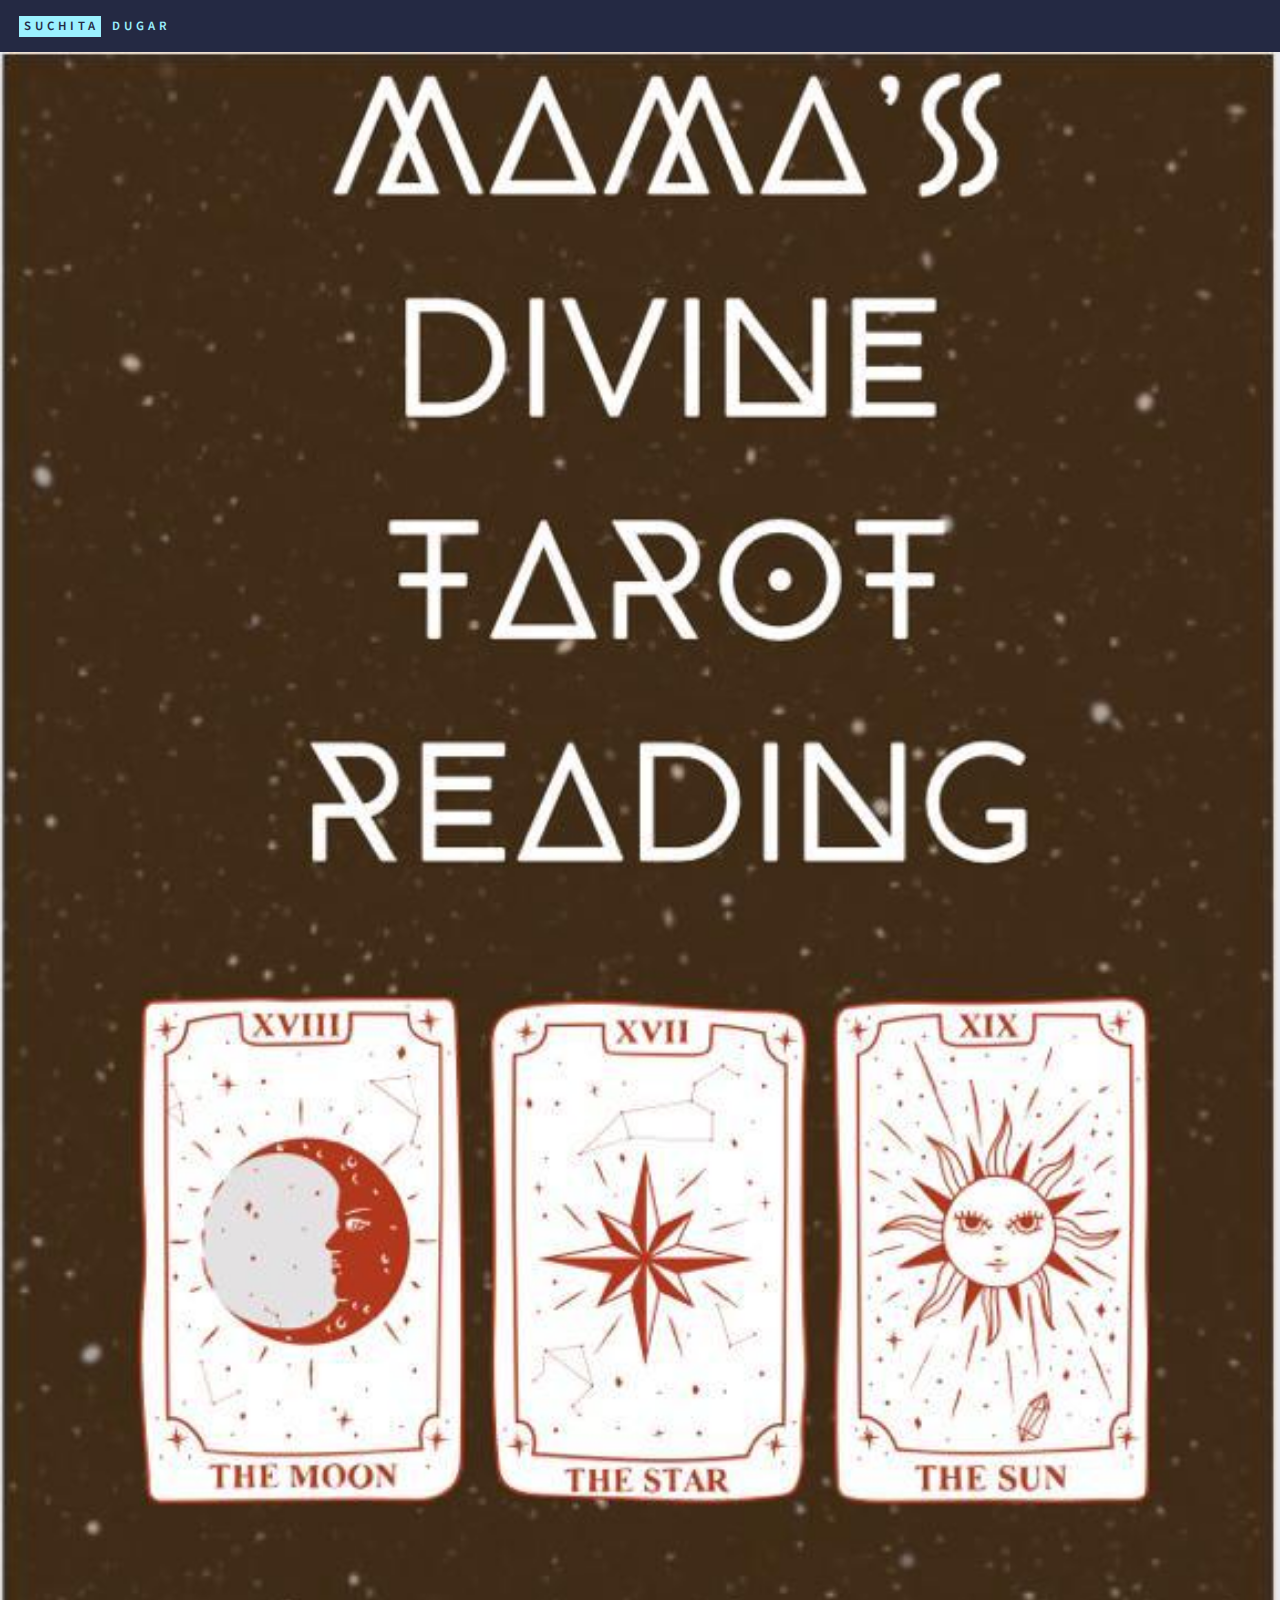
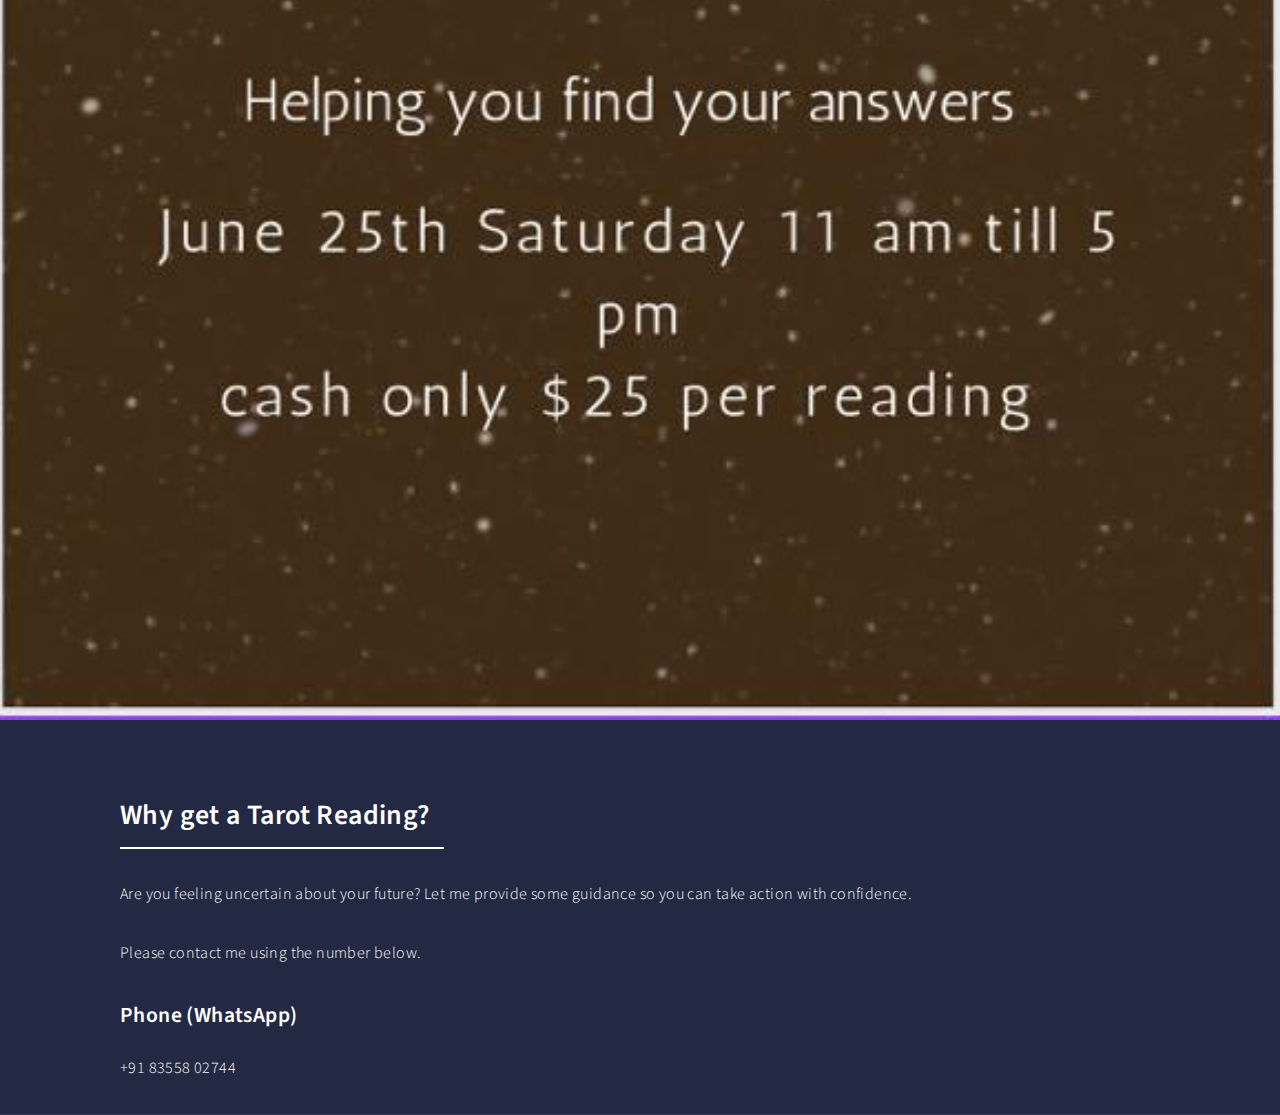
<file: index.html>
<!DOCTYPE HTML>
<!--
	Forty by HTML5 UP
	html5up.net | @ajlkn
	Free for personal and commercial use under the CCA 3.0 license (html5up.net/license)
-->
<html>
	<head>
		<title>Suchita Dugar</title>
		<meta charset="utf-8" />
		<meta name="viewport" content="width=device-width, initial-scale=1, user-scalable=no" />
		<link rel="stylesheet" href="assets/css/main.css" />
		<noscript><link rel="stylesheet" href="assets/css/noscript.css" /></noscript>
	</head>
	<body class="is-preload">

		<!-- Wrapper -->
			<div id="wrapper">
				<img src="images/tarotPic.jpeg" alt="" style="width: 100%;"/>
				<!-- Header -->
					<header id="header" class="alt">
						<a href="index.html" class="logo"><strong>Suchita</strong> <span>Dugar</span></a>
						
					</header>

				<!-- Menu -->
					
				
						<!-- Two -->
							<section id="two">
								<div class="inner">
									<header class="major">
										<h2>Why get a Tarot Reading?</h2>
									</header>
									<p>Are you feeling uncertain about your future? Let me provide some guidance so you can take action with confidence.</p>
									<p>Please contact me using the number below.</p>
									<!-- <ul class="actions">
										<li><a href="landing.html" class="button next">Get Started</a></li>
									</ul> -->
									<h3>Phone (WhatsApp)</h3>
										<span>+91 83558 02744</span>
								</div>
							</section>

					</div>

				<!-- Contact -->
					<section id="contact">
						<div class="inner">
							<!--  
							<section>
								<form method="post" action="#">
									<div class="fields">
										<div class="field half">
											<label for="name">Name</label>
											<input type="text" name="name" id="name" />
										</div>
										<div class="field half">
											<label for="email">Email</label>
											<input type="text" name="email" id="email" />
										</div>
										<div class="field">
											<label for="message">Message</label>
											<textarea name="message" id="message" rows="6"></textarea>
										</div>
									</div>
									<ul class="actions">
										<li><input type="submit" id="submit-form" value="Send Message" class="primary" /></li>
										<li><input type="reset" value="Clear" /></li>
									</ul>
								</form>
							</section>
							-->
							<!-- <section class="split"> -->
								<!-- <section>
									<div class="contact-method">
										<span class="icon solid alt fa-envelope"></span>
										<h3>Email</h3>
										<a href="mailto:aatishparson@gmail.com">aatishparson@gmail.com</a>
									</div>
								</section> -->
								<!-- <section>
									<div class="contact-method">
										<span class="icon solid alt fa-phone"></span>
										<h3>Phone (WhatsApp)</h3>
										<span>+91 83558 02744</span>
									</div>
								</section> -->
								<!-- <section>
									<div class="contact-method">
										<span class="icon solid alt fa-home"></span>
										<h3>Address</h3>
										<span>Redmond, WA<br />
											United States of America<br />
										</span>
									</div>
								</section> -->
							<!-- </section> -->
							<!-- <section class="split">
								<section>
									<div class="contact-method">
										<span class="icon solid alt fa-music"></span>
										<h3>Favorite Artists</h3>
										<p>Drake, Arijit Singh, Kanye West</p>
									</div>
								</section>
								<section>
									<div class="contact-method">
										<span class="icon solid alt fa-film"></span>
										<h3>Favorite Movies</h3>	
										<span>Real Steel, Joker, Avengers: Endgame</span>
									</div>
								</section>
								<section>
									<div class="contact-method">
										<span class="icon solid alt fa-graduation-cap"></span>
										<h3>Favorite Subjects</h3>
										<span>History, Engineering, Math</span>
									</div>
								</section>
							</section> -->
						</div>
					</section>

				<!-- Footer -->
					

			</div>

		<!-- Scripts -->
			<script src="assets/js/jquery.min.js"></script>
			<script src="assets/js/jquery.scrolly.min.js"></script>
			<script src="assets/js/jquery.scrollex.min.js"></script>
			<script src="assets/js/browser.min.js"></script>
			<script src="assets/js/breakpoints.min.js"></script>
			<script src="assets/js/util.js"></script>
			<script src="assets/js/main.js"></script>

	</body>
</html>
</file>
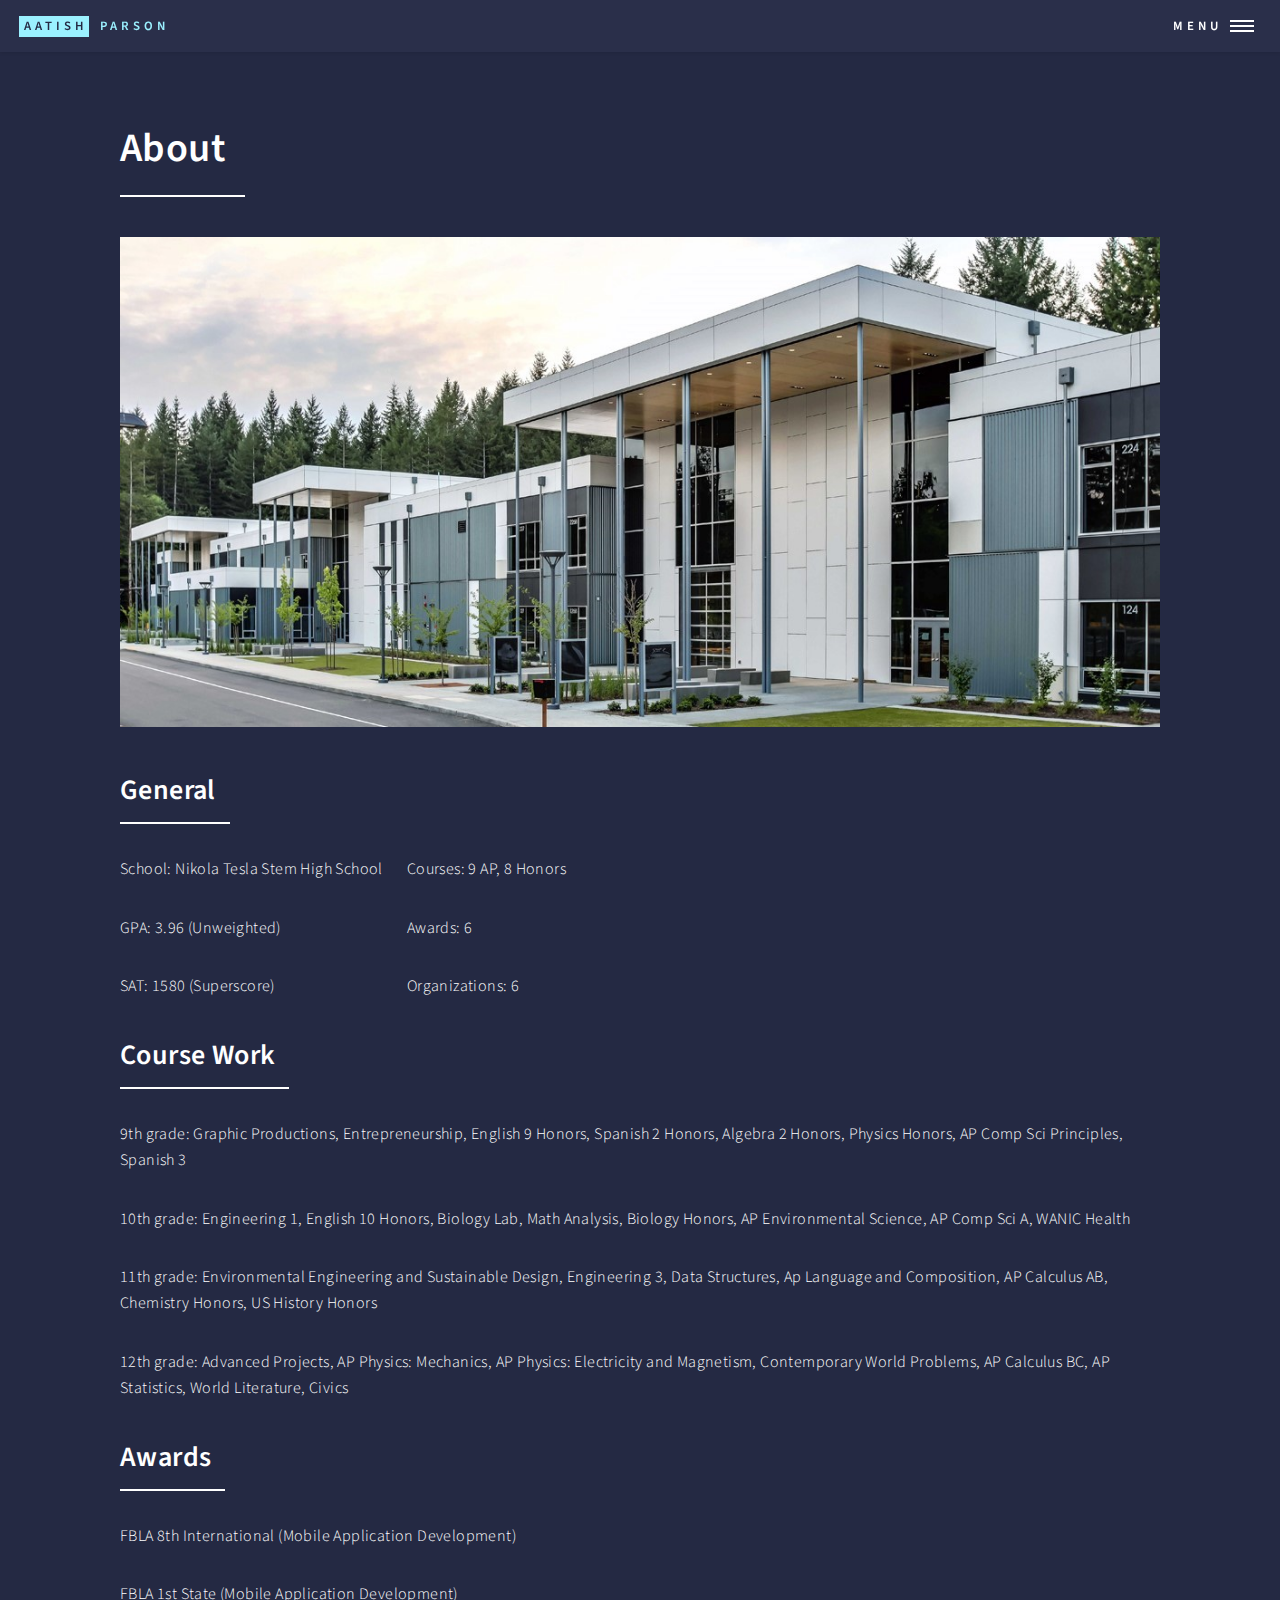
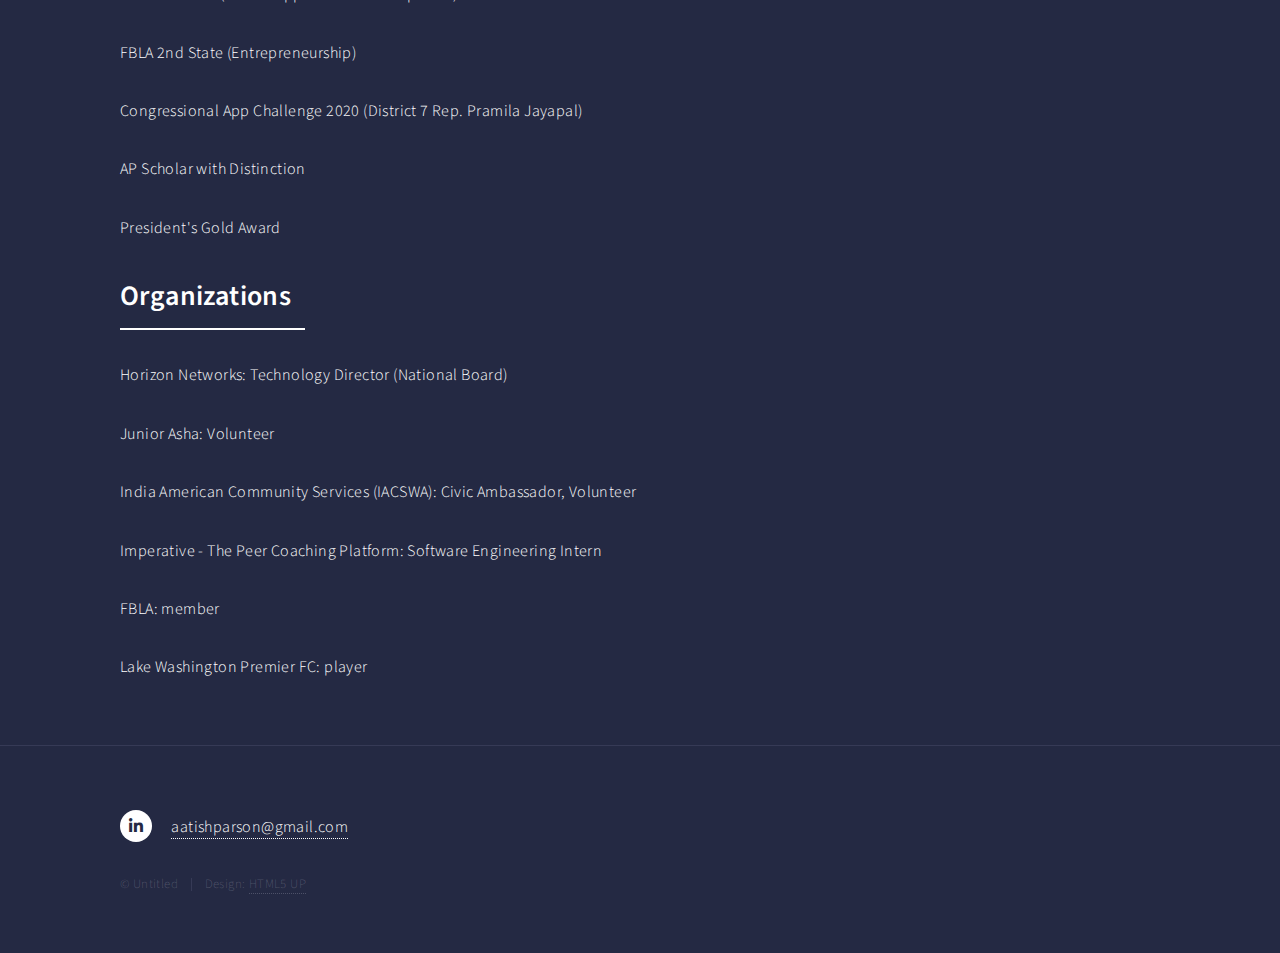
<file: about.html>
<!DOCTYPE HTML>
<!--
	Forty by HTML5 UP
	html5up.net | @ajlkn
	Free for personal and commercial use under the CCA 3.0 license (html5up.net/license)
-->
<html>
	<head>
		<title>Aatish Parson</title>
		<meta charset="utf-8" />
		<meta name="viewport" content="width=device-width, initial-scale=1, user-scalable=no" />
		<link rel="stylesheet" href="assets/css/main.css" />
		<noscript><link rel="stylesheet" href="assets/css/noscript.css" /></noscript>
	</head>
	<body class="is-preload">

		<!-- Wrapper -->
			<div id="wrapper">

				<!-- Header -->
					<header id="header">
						<a href="index.html" class="logo"><strong>Aatish</strong> <span>Parson</span></a>
						<nav>
							<a href="#menu">Menu</a>
						</nav>
					</header>

				<!-- Menu -->
					<nav id="menu">
						<ul class="links">
							<li><a href="index.html">Home</a></li>
							<li><a href="landing.html">Landing</a></li>
							<li><a href="generic.html">Generic</a></li>
							<li><a href="elements.html">Elements</a></li>
						</ul>
						<ul class="actions stacked">
							<li><a href="#" class="button primary fit">Get Started</a></li>
							<li><a href="#" class="button fit">Log In</a></li>
						</ul>
					</nav>

				<!-- Main -->
					<div id="main" class="alt">

						<!-- One -->
							<section id="one">
								<div class="inner">
									<header class="major">
										<h1>About</h1>
									</header>
									<span class="image main"><img src="images/Stem.jpg" alt="" /></span>
                                    <header class="major">
										<h2>General</h2>
									</header>
                                    <div class="row">
                                        <div class="column">
                                            <p>School: Nikola Tesla Stem High School</p>
                                            <p>GPA: 3.96 (Unweighted)</p>
                                            <p>SAT: 1580 (Superscore)</p>
                                        </div>
                                        <div class="column">
                                            <p>Courses: 9 AP, 8 Honors</p>
                                            <p>Awards: 6</p>
                                            <p>Organizations: 6</p>
                                        </div>
                                    </div>
                                    
                                    <header class="major">
										<h2>Course Work</h2>
									</header>
									<p>9th grade: Graphic Productions, Entrepreneurship, English 9 Honors, Spanish 2 Honors, Algebra 2 Honors, Physics Honors, AP Comp Sci Principles, Spanish 3</p>
									<p>10th grade: Engineering 1, English 10 Honors, Biology Lab, Math Analysis, Biology Honors, AP Environmental Science, AP Comp  Sci A, WANIC Health</p>
									<p>11th grade: Environmental Engineering and Sustainable Design, Engineering 3, Data Structures, Ap Language and Composition, AP Calculus AB, Chemistry Honors, US History Honors</p>
                                    <p>12th grade: Advanced Projects, AP Physics: Mechanics, AP Physics: Electricity and Magnetism, Contemporary World Problems, AP Calculus BC, AP Statistics, World Literature, Civics</p>
                                    <header class="major">
										<h2>Awards</h2>
									</header>
                                    <p>FBLA 8th International (Mobile Application Development)</p>
                                    <p>FBLA 1st State (Mobile Application Development)</p>
                                    <p>FBLA 2nd State (Entrepreneurship)</p>
                                    <p>Congressional App Challenge 2020 (District 7 Rep. Pramila Jayapal)</p>
                                    <P>AP Scholar with Distinction</P>
                                    <p>President's Gold Award</p>
                                    <header class="major">
										<h2>Organizations</h2>
									</header>
                                    <p>Horizon Networks: Technology Director (National Board)</p>
                                    <p>Junior Asha: Volunteer</p>
                                    <p>India American Community Services (IACSWA): Civic Ambassador, Volunteer</p>
                                    <p>Imperative - The Peer Coaching Platform: Software Engineering Intern</p>
                                    <P>FBLA: member</P>
                                    <p>Lake Washington Premier FC: player</p>
                                </div>
							</section>

					</div>

				<!-- Contact -->
					<!-- <section id="contact">
						<div class="inner">
							<section>
								<form method="post" action="#">
									<div class="fields">
										<div class="field half">
											<label for="name">Name</label>
											<input type="text" name="name" id="name" />
										</div>
										<div class="field half">
											<label for="email">Email</label>
											<input type="text" name="email" id="email" />
										</div>
										<div class="field">
											<label for="message">Message</label>
											<textarea name="message" id="message" rows="6"></textarea>
										</div>
									</div>
									<ul class="actions">
										<li><input type="submit" value="Send Message" class="primary" /></li>
										<li><input type="reset" value="Clear" /></li>
									</ul>
								</form>
							</section>
							<section class="split">
								<section>
									<div class="contact-method">
										<span class="icon solid alt fa-envelope"></span>
										<h3>Email</h3>
										<a href="#">information@untitled.tld</a>
									</div>
								</section>
								<section>
									<div class="contact-method">
										<span class="icon solid alt fa-phone"></span>
										<h3>Phone</h3>
										<span>(000) 000-0000 x12387</span>
									</div>
								</section>
								<section>
									<div class="contact-method">
										<span class="icon solid alt fa-home"></span>
										<h3>Address</h3>
										<span>1234 Somewhere Road #5432<br />
										Nashville, TN 00000<br />
										United States of America</span>
									</div>
								</section>
							</section>
						</div>
					</section> -->

				<!-- Footer -->
					<footer id="footer">
						<div class="inner">
							<ul class="icons">
								<!--
								<li><a href="#" class="icon brands alt fa-twitter"><span class="label">Twitter</span></a></li>
								<li><a href="#" class="icon brands alt fa-facebook-f"><span class="label">Facebook</span></a></li>
								<li><a href="#" class="icon brands alt fa-instagram"><span class="label">Instagram</span></a></li>
								<li><a href="#" class="icon brands alt fa-github"><span class="label">GitHub</span></a></li>
								-->
								
								<li><a href="https://www.linkedin.com/in/aatish-parson-7481a9214/" class="icon brands alt fa-linkedin-in"><span class="label">LinkedIn</span></a></li>
								<li><a href="mailto:aatishparson@gmail.com">aatishparson@gmail.com</a></li>
							</ul>
							<ul class="copyright">
								<li>&copy; Untitled</li><li>Design: <a href="https://html5up.net">HTML5 UP</a></li>
							</ul>
						</div>
					</footer>

			</div>

		<!-- Scripts -->
			<script src="assets/js/jquery.min.js"></script>
			<script src="assets/js/jquery.scrolly.min.js"></script>
			<script src="assets/js/jquery.scrollex.min.js"></script>
			<script src="assets/js/browser.min.js"></script>
			<script src="assets/js/breakpoints.min.js"></script>
			<script src="assets/js/util.js"></script>
			<script src="assets/js/main.js"></script>

	</body>
</html>
</file>
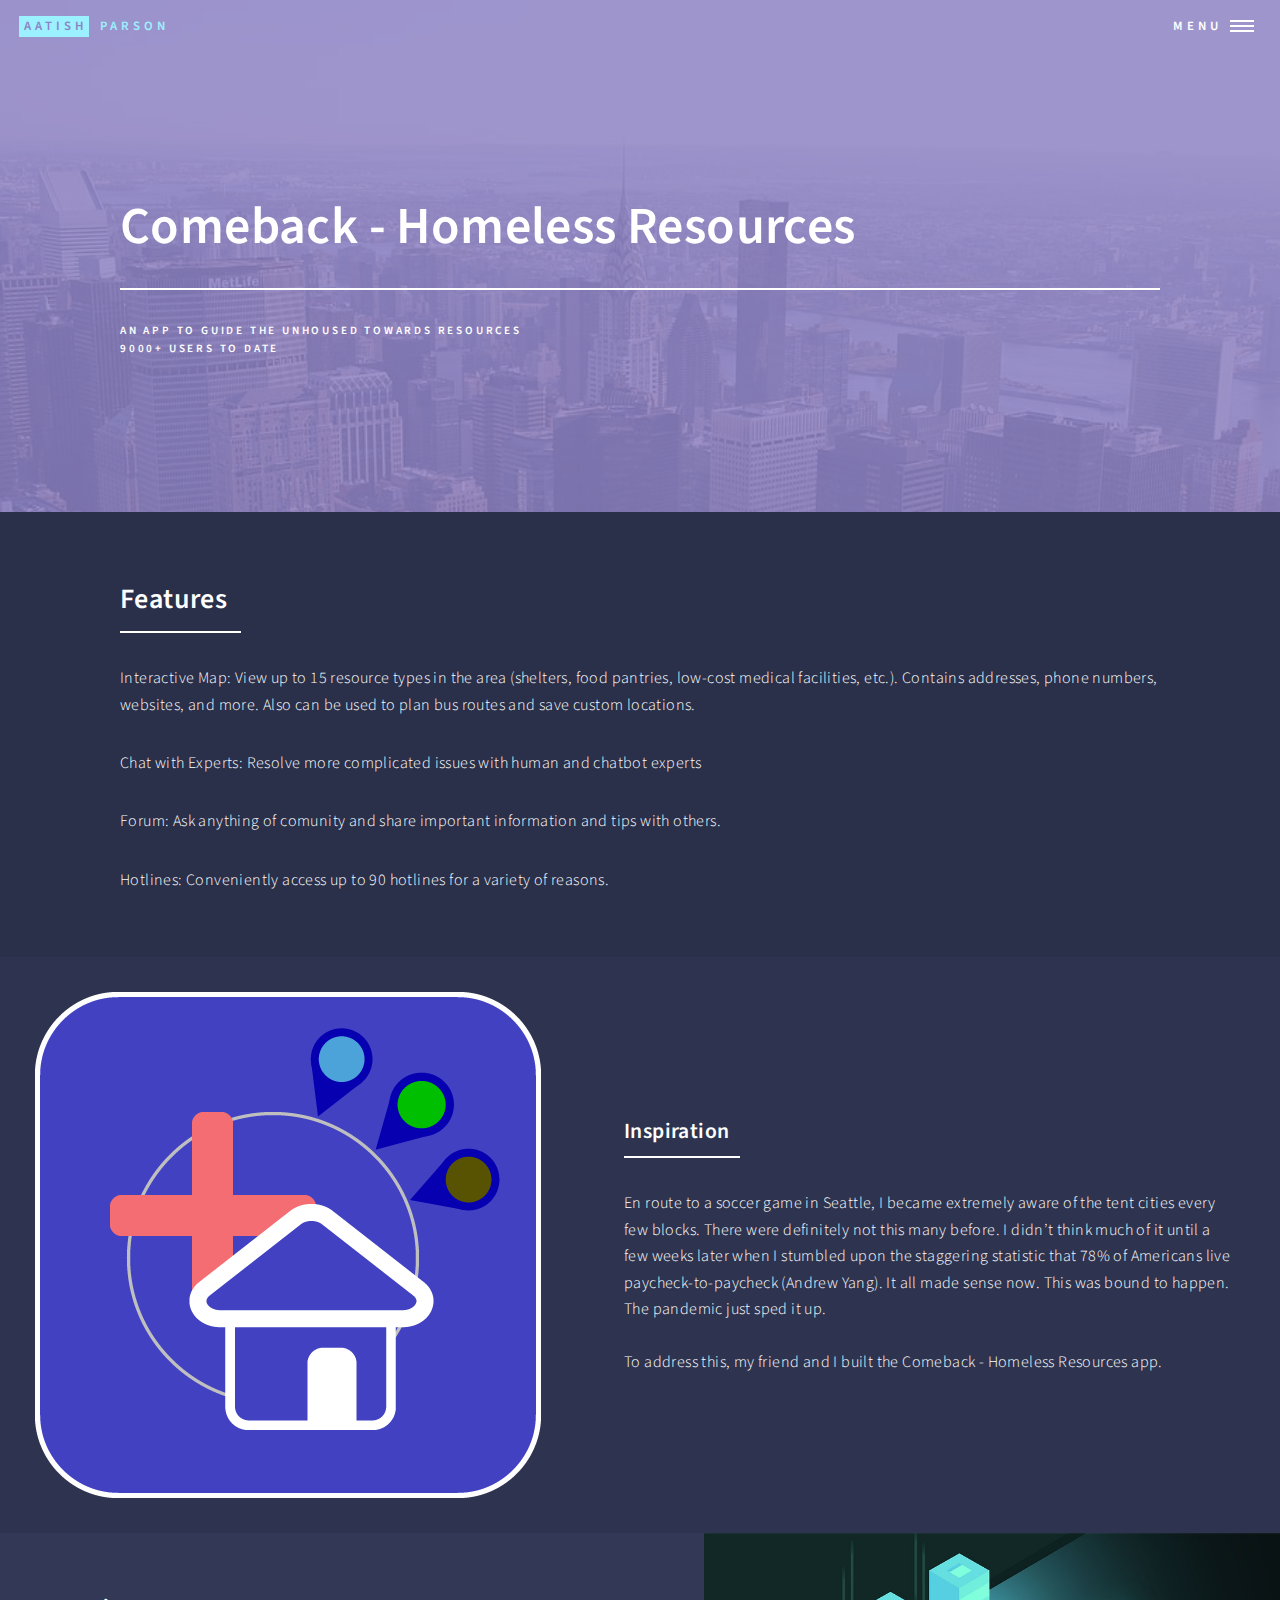
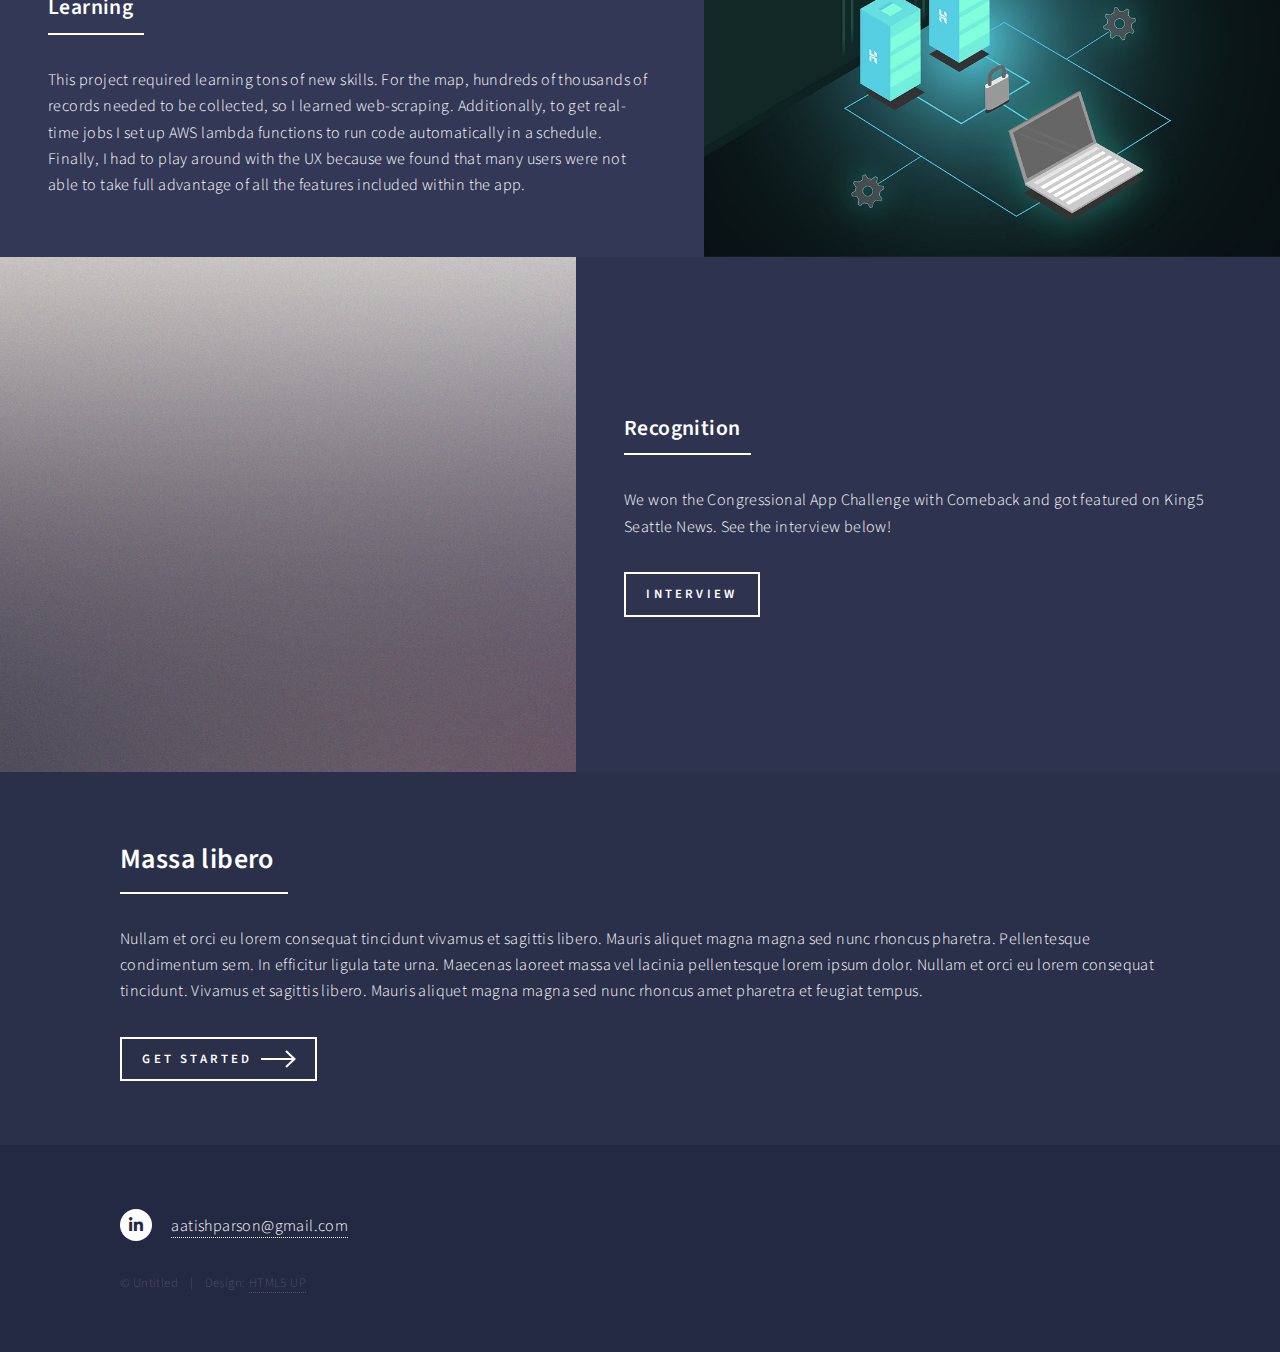
<file: comeback.html>
<!DOCTYPE HTML>
<!--
	Forty by HTML5 UP
	html5up.net | @ajlkn
	Free for personal and commercial use under the CCA 3.0 license (html5up.net/license)
-->
<html>
	<head>
		<title>Aatish Parson</title>
		<meta charset="utf-8" />
		<meta name="viewport" content="width=device-width, initial-scale=1, user-scalable=no" />
		<link rel="stylesheet" href="assets/css/main.css" />
		<noscript><link rel="stylesheet" href="assets/css/noscript.css" /></noscript>
	</head>
	<body class="is-preload">

		<!-- Wrapper -->
			<div id="wrapper">

				<!-- Header -->
				<!-- Note: The "styleN" class below should match that of the banner element. -->
					<header id="header" class="alt style2">
						<a href="index.html" class="logo"><strong>Aatish</strong> <span>Parson</span></a>
						<nav>
							<a href="#menu">Menu</a>
						</nav>
					</header>

				<!-- Menu -->
					<nav id="menu">
						<ul class="links">
							<li><a href="index.html">Home</a></li>
							<li><a href="landing.html">Landing</a></li>
							<li><a href="generic.html">Generic</a></li>
							<li><a href="elements.html">Elements</a></li>
						</ul>
						<ul class="actions stacked">
							<li><a href="#" class="button primary fit">Get Started</a></li>
							<li><a href="#" class="button fit">Log In</a></li>
						</ul>
					</nav>

				<!-- Banner -->
				<!-- Note: The "styleN" class below should match that of the header element. -->
					<section id="banner" class="style2">
						<div class="inner">
							<span class="image">
								<img src="images/city.jpg" alt="" />
							</span>
							<header class="major">
								<h1>Comeback - Homeless Resources</h1>
							</header>
							<div class="content">
								<p>An app to guide the unhoused towards resources<br />
								9000+ users to date</p>
							</div>
						</div>
					</section>

				<!-- Main -->
					<div id="main">

						<!-- One -->
							<section id="one">
								<div class="inner">
									<header class="major">
										<h2>Features</h2>
									</header>
									<p>Interactive Map: View up to 15 resource types in the area (shelters, food pantries, low-cost medical facilities, etc.). Contains addresses, phone numbers, websites, and more. Also can be used to plan bus routes and save custom locations.</p>
                                    <p>Chat with Experts: Resolve more complicated issues with human and chatbot experts</p>
                                    <p>Forum: Ask anything of comunity and share important information and tips with others.</p>
                                    <p>Hotlines: Conveniently access up to 90 hotlines for a variety of reasons.</p>
								</div>
							</section>

						<!-- Two -->
							<section id="two" class="spotlights">
								<section>
									<a href="generic.html" class="image">
										<img src="images/comebacklogo.png" style="object-fit: scale-down;" alt="" data-position="center center" />
									</a>
									<div class="content">
										<div class="inner">
											<header class="major">
												<h3>Inspiration</h3>
											</header>
											<p>En route to a soccer game in Seattle, I became extremely aware of the tent cities every few blocks. There were definitely not this many before. I didn’t think much of it until a few weeks later when I stumbled upon the staggering statistic that 78% of Americans live paycheck-to-paycheck (Andrew Yang). It all made sense now. This was bound to happen. The pandemic just sped it up.
                                                <br><br>
                                                To address this, my friend and I built the Comeback - Homeless Resources app. </p>
											<!-- <ul class="actions">
												<li><a href="generic.html" class="button">Learn more</a></li>
											</ul> -->
										</div>
									</div>
								</section>
								<section>
									<a href="generic.html" class="image">
										<img src="images/database.jpg" alt="" data-position="top center" />
									</a>
									<div class="content">
										<div class="inner">
											<header class="major">
												<h3>Learning</h3>
											</header>
											<p>This project required learning tons of new skills. For the map, hundreds of thousands of records needed to be collected, so I learned web-scraping. Additionally, to get real-time jobs I set up AWS lambda functions to run code automatically in a schedule. Finally, I had to play around with the UX because we found that many users were not able to take full advantage of all the features included within the app.</p>
											
										</div>
									</div>
								</section>
								<section>
									<a href="generic.html" class="image">
										<img src="images/pic10.jpg" alt="" data-position="25% 25%" />
									</a>
									<div class="content">
										<div class="inner">
											<header class="major">
												<h3>Recognition</h3>
											</header>
											<p>We won the Congressional App Challenge with Comeback and got featured on King5 Seattle News. See the interview below!</p>
											<ul class="actions">
												<li><a href="https://www.king5.com/article/tech/two-seattle-teens-create-app-to-help-those-struggling-during-pandemic/281-f57bc60b-315e-4a1e-abfa-2a6fde6f7e69" class="button">Interview</a></li>
											</ul>
										</div>
									</div>
								</section>
							</section>

						<!-- Three -->
							<section id="three">
								<div class="inner">
									<header class="major">
										<h2>Massa libero</h2>
									</header>
									<p>Nullam et orci eu lorem consequat tincidunt vivamus et sagittis libero. Mauris aliquet magna magna sed nunc rhoncus pharetra. Pellentesque condimentum sem. In efficitur ligula tate urna. Maecenas laoreet massa vel lacinia pellentesque lorem ipsum dolor. Nullam et orci eu lorem consequat tincidunt. Vivamus et sagittis libero. Mauris aliquet magna magna sed nunc rhoncus amet pharetra et feugiat tempus.</p>
									<ul class="actions">
										<li><a href="generic.html" class="button next">Get Started</a></li>
									</ul>
								</div>
							</section>

					</div>

				<!-- Contact -->
					<!-- <section id="contact">
						<div class="inner">
							<section>
								<form method="post" action="#">
									<div class="fields">
										<div class="field half">
											<label for="name">Name</label>
											<input type="text" name="name" id="name" />
										</div>
										<div class="field half">
											<label for="email">Email</label>
											<input type="text" name="email" id="email" />
										</div>
										<div class="field">
											<label for="message">Message</label>
											<textarea name="message" id="message" rows="6"></textarea>
										</div>
									</div>
									<ul class="actions">
										<li><input type="submit" value="Send Message" class="primary" /></li>
										<li><input type="reset" value="Clear" /></li>
									</ul>
								</form>
							</section>
							<section class="split">
								<section>
									<div class="contact-method">
										<span class="icon solid alt fa-envelope"></span>
										<h3>Email</h3>
										<a href="#">information@untitled.tld</a>
									</div>
								</section>
								<section>
									<div class="contact-method">
										<span class="icon solid alt fa-phone"></span>
										<h3>Phone</h3>
										<span>(000) 000-0000 x12387</span>
									</div>
								</section>
								<section>
									<div class="contact-method">
										<span class="icon solid alt fa-home"></span>
										<h3>Address</h3>
										<span>1234 Somewhere Road #5432<br />
										Nashville, TN 00000<br />
										United States of America</span>
									</div>
								</section>
							</section>
						</div>
					</section> -->

				<!-- Footer -->
				<footer id="footer">
					<div class="inner">
						<ul class="icons">
							<!--
							<li><a href="#" class="icon brands alt fa-twitter"><span class="label">Twitter</span></a></li>
							<li><a href="#" class="icon brands alt fa-facebook-f"><span class="label">Facebook</span></a></li>
							<li><a href="#" class="icon brands alt fa-instagram"><span class="label">Instagram</span></a></li>
							<li><a href="#" class="icon brands alt fa-github"><span class="label">GitHub</span></a></li>
							-->
							
							<li><a href="https://www.linkedin.com/in/aatish-parson-7481a9214/" class="icon brands alt fa-linkedin-in"><span class="label">LinkedIn</span></a></li>
							<li><a href="mailto:aatishparson@gmail.com">aatishparson@gmail.com</a></li>
						</ul>
						<ul class="copyright">
							<li>&copy; Untitled</li><li>Design: <a href="https://html5up.net">HTML5 UP</a></li>
						</ul>
					</div>
				</footer>

			</div>

		<!-- Scripts -->
			<script src="assets/js/jquery.min.js"></script>
			<script src="assets/js/jquery.scrolly.min.js"></script>
			<script src="assets/js/jquery.scrollex.min.js"></script>
			<script src="assets/js/browser.min.js"></script>
			<script src="assets/js/breakpoints.min.js"></script>
			<script src="assets/js/util.js"></script>
			<script src="assets/js/main.js"></script>

	</body>
</html>
</file>
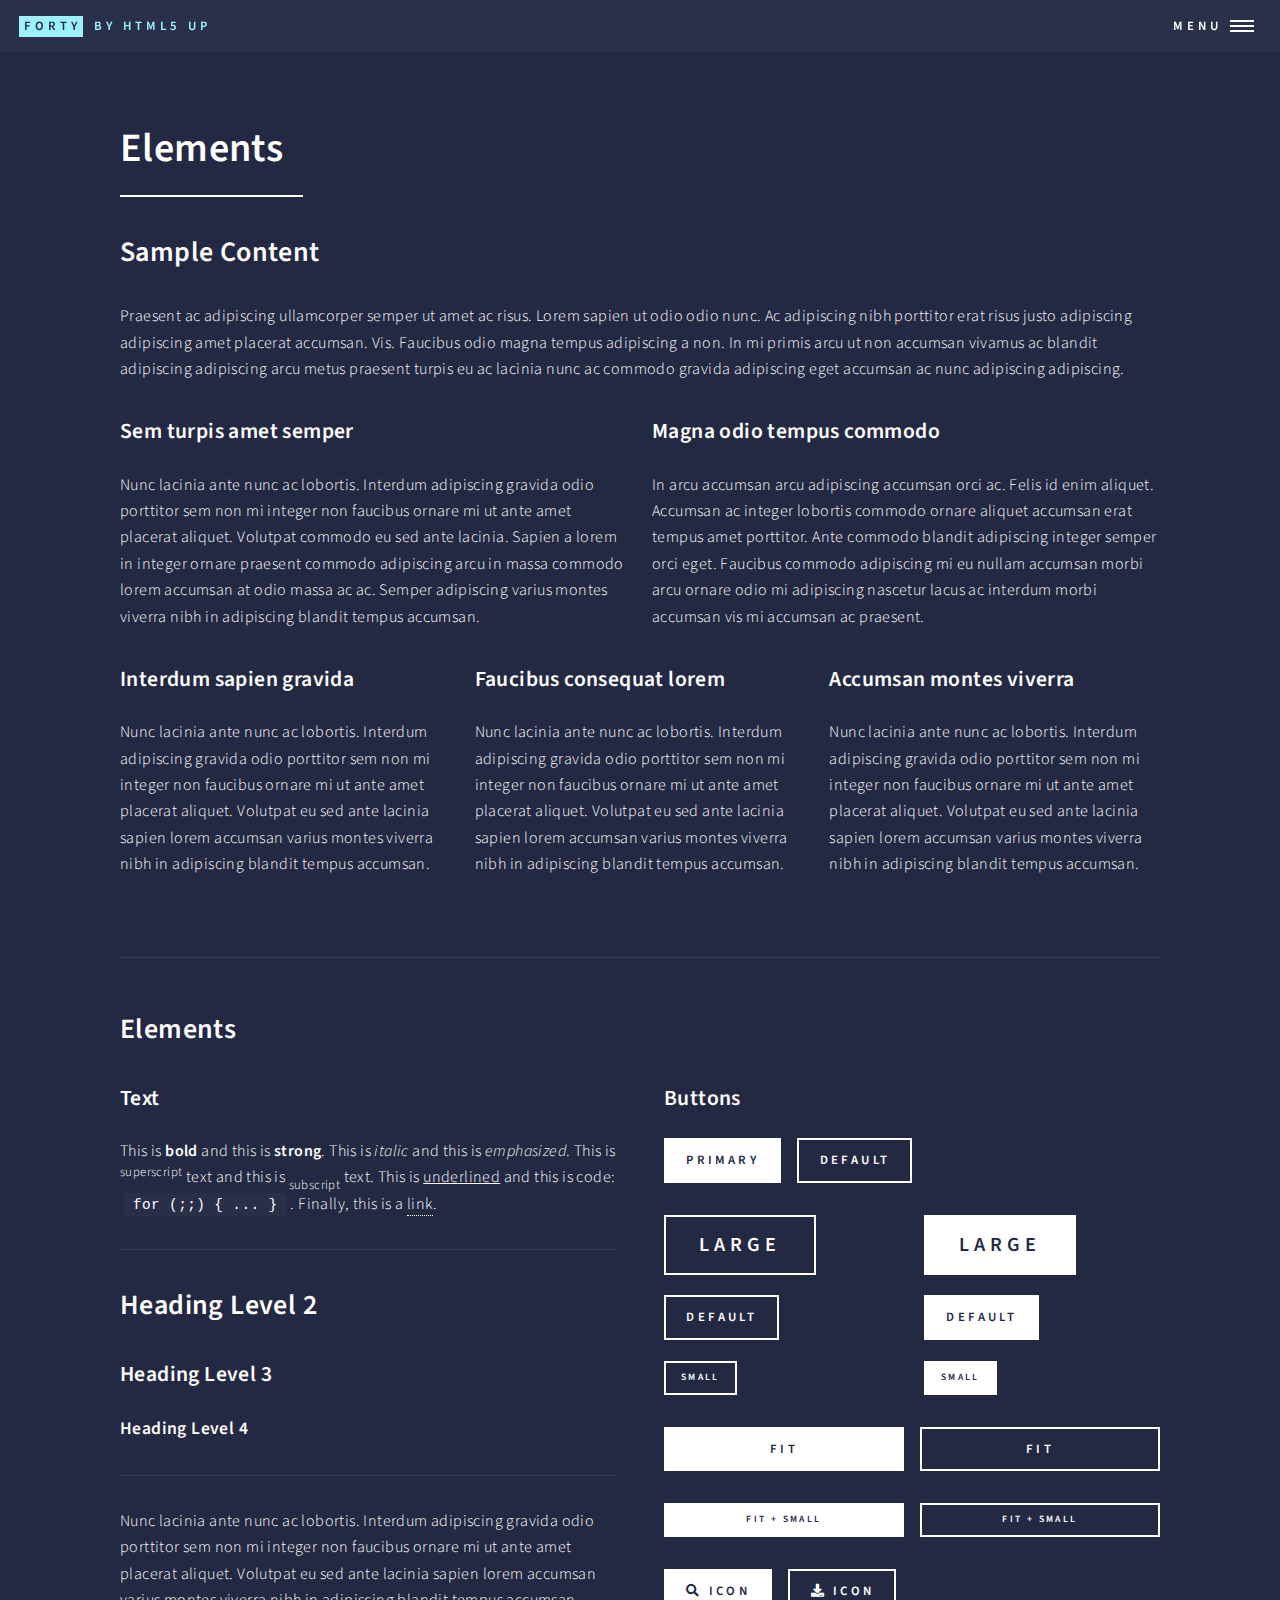
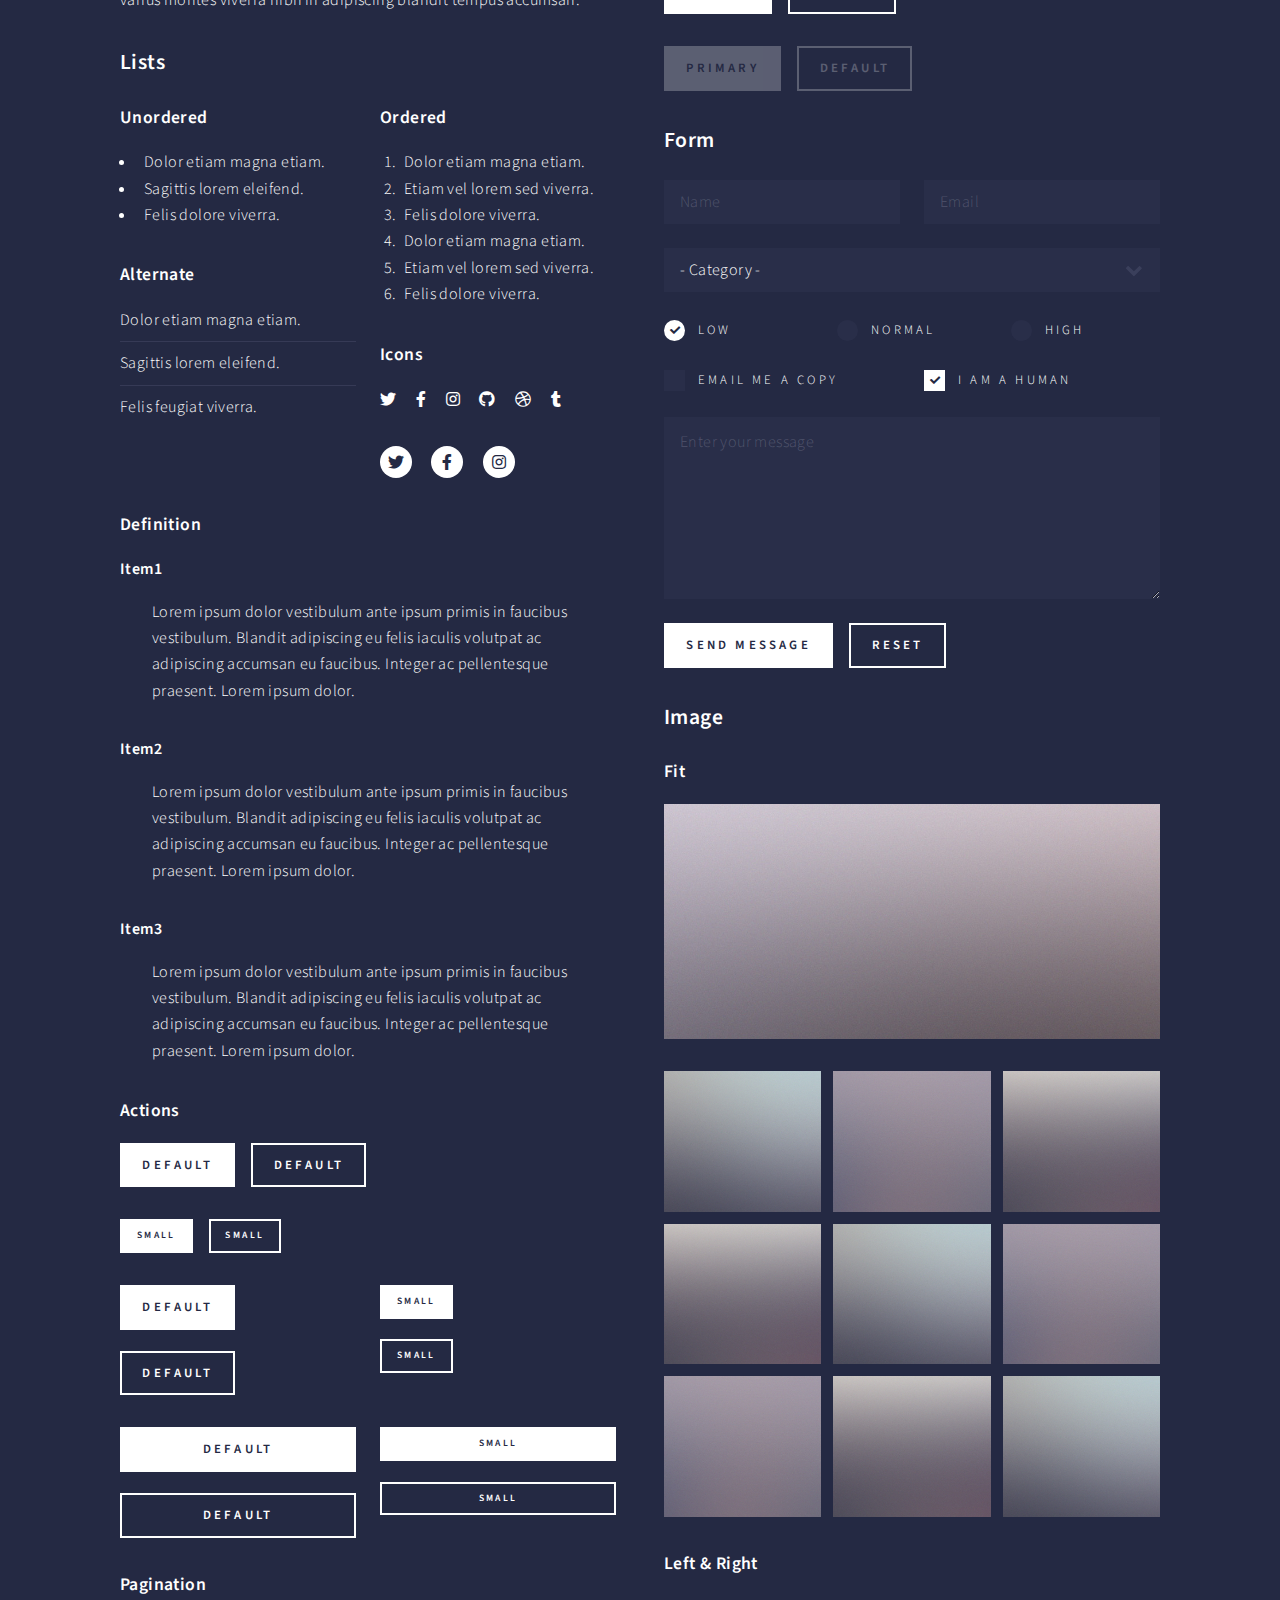
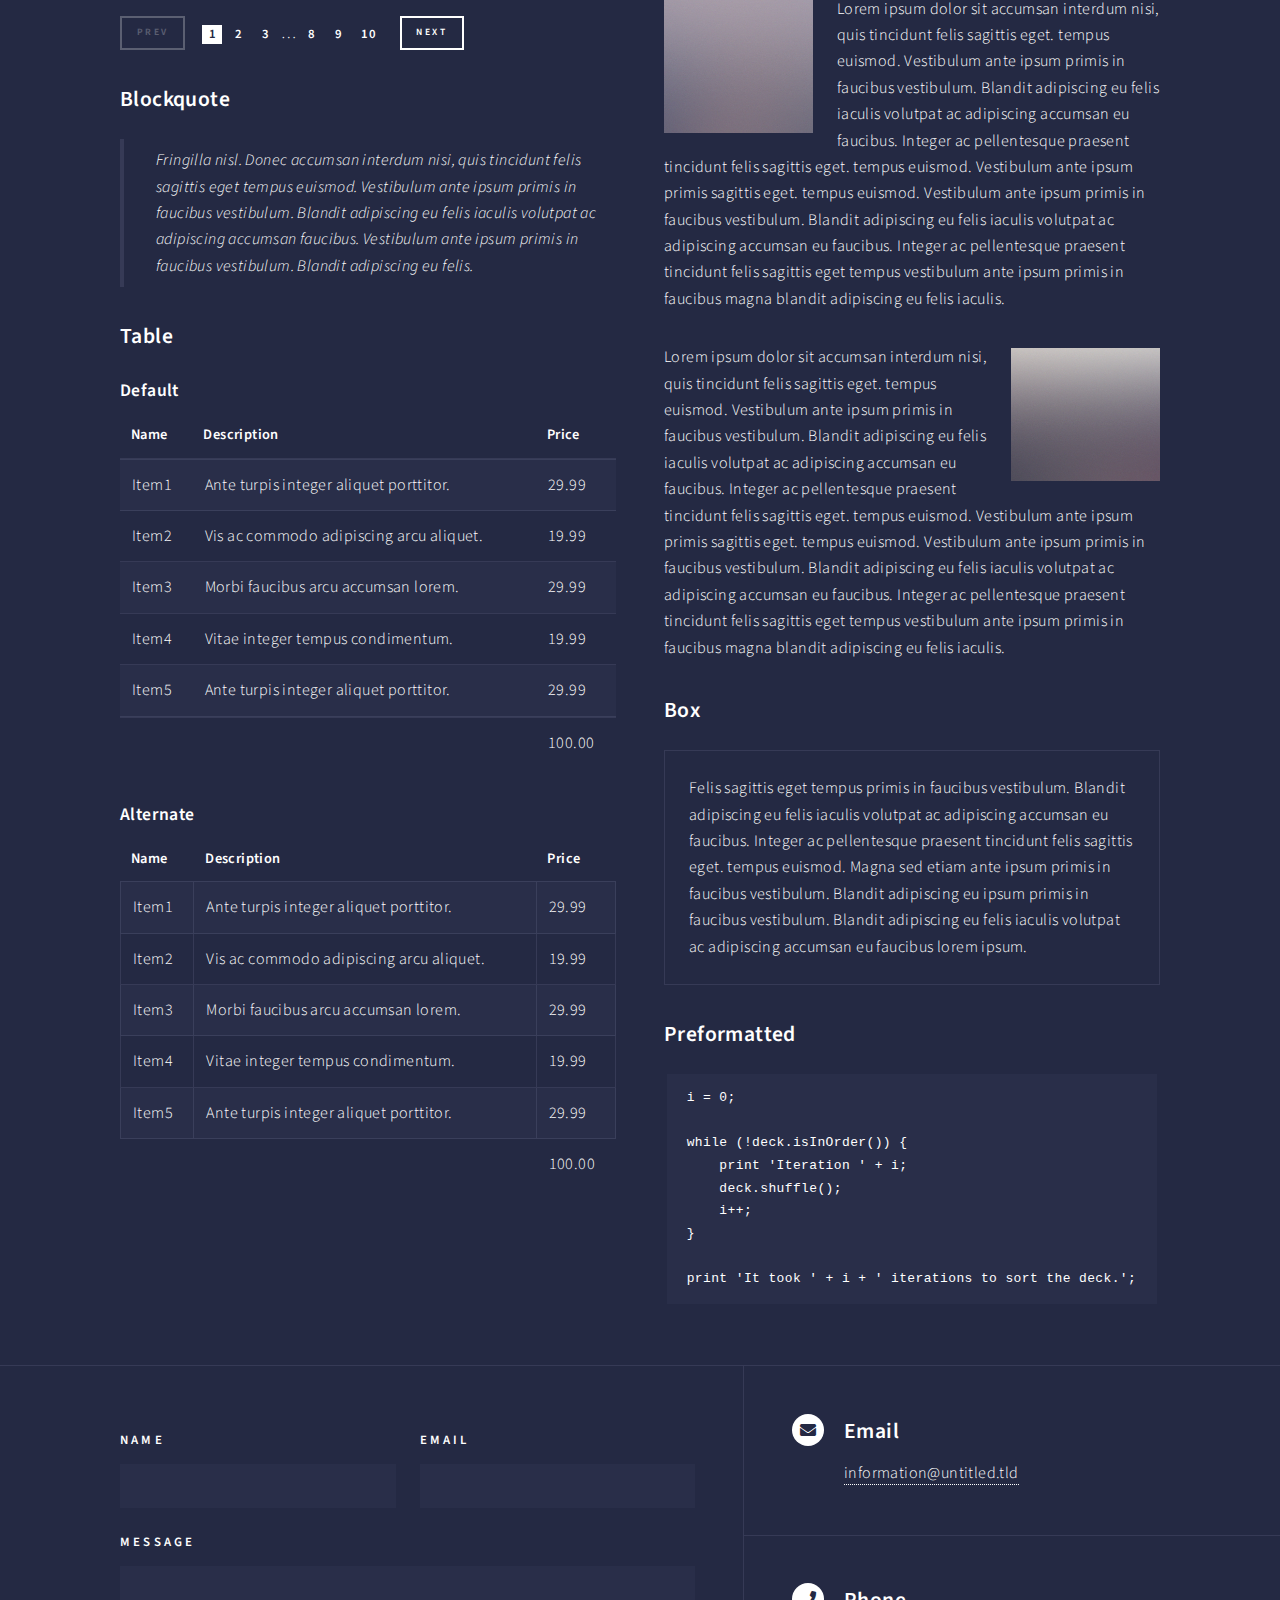
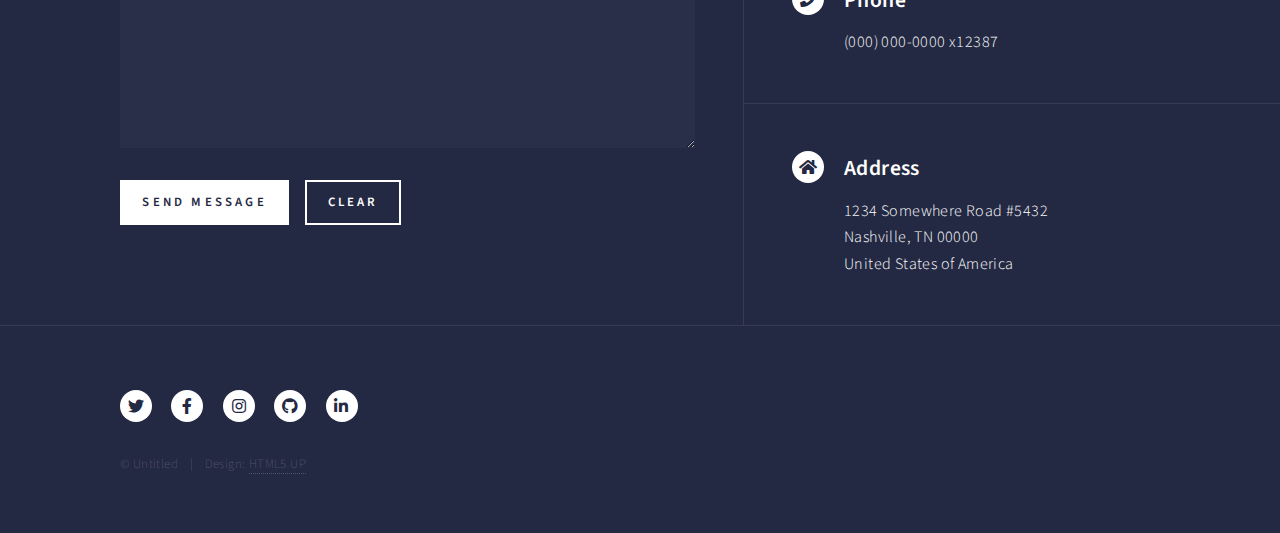
<file: elements.html>
<!DOCTYPE HTML>
<!--
	Forty by HTML5 UP
	html5up.net | @ajlkn
	Free for personal and commercial use under the CCA 3.0 license (html5up.net/license)
-->
<html>
	<head>
		<title>Elements - Forty by HTML5 UP</title>
		<meta charset="utf-8" />
		<meta name="viewport" content="width=device-width, initial-scale=1, user-scalable=no" />
		<link rel="stylesheet" href="assets/css/main.css" />
		<noscript><link rel="stylesheet" href="assets/css/noscript.css" /></noscript>
	</head>
	<body class="is-preload">

		<!-- Wrapper -->
			<div id="wrapper">

				<!-- Header -->
					<header id="header">
						<a href="index.html" class="logo"><strong>Forty</strong> <span>by HTML5 UP</span></a>
						<nav>
							<a href="#menu">Menu</a>
						</nav>
					</header>

				<!-- Menu -->
					<nav id="menu">
						<ul class="links">
							<li><a href="index.html">Home</a></li>
							<li><a href="landing.html">Landing</a></li>
							<li><a href="generic.html">Generic</a></li>
							<li><a href="elements.html">Elements</a></li>
						</ul>
						<ul class="actions stacked">
							<li><a href="#" class="button primary fit">Get Started</a></li>
							<li><a href="#" class="button fit">Log In</a></li>
						</ul>
					</nav>

				<!-- Main -->
					<div id="main" class="alt">

						<!-- One -->
							<section id="one">
								<div class="inner">
									<header class="major">
										<h1>Elements</h1>
									</header>

									<!-- Content -->
										<h2 id="content">Sample Content</h2>
										<p>Praesent ac adipiscing ullamcorper semper ut amet ac risus. Lorem sapien ut odio odio nunc. Ac adipiscing nibh porttitor erat risus justo adipiscing adipiscing amet placerat accumsan. Vis. Faucibus odio magna tempus adipiscing a non. In mi primis arcu ut non accumsan vivamus ac blandit adipiscing adipiscing arcu metus praesent turpis eu ac lacinia nunc ac commodo gravida adipiscing eget accumsan ac nunc adipiscing adipiscing.</p>
										<div class="row">
											<div class="col-6 col-12-small">
												<h3>Sem turpis amet semper</h3>
												<p>Nunc lacinia ante nunc ac lobortis. Interdum adipiscing gravida odio porttitor sem non mi integer non faucibus ornare mi ut ante amet placerat aliquet. Volutpat commodo eu sed ante lacinia. Sapien a lorem in integer ornare praesent commodo adipiscing arcu in massa commodo lorem accumsan at odio massa ac ac. Semper adipiscing varius montes viverra nibh in adipiscing blandit tempus accumsan.</p>
											</div>
											<div class="col-6 col-12-small">
												<h3>Magna odio tempus commodo</h3>
												<p>In arcu accumsan arcu adipiscing accumsan orci ac. Felis id enim aliquet. Accumsan ac integer lobortis commodo ornare aliquet accumsan erat tempus amet porttitor. Ante commodo blandit adipiscing integer semper orci eget. Faucibus commodo adipiscing mi eu nullam accumsan morbi arcu ornare odio mi adipiscing nascetur lacus ac interdum morbi accumsan vis mi accumsan ac praesent.</p>
											</div>
											<!-- Break -->
											<div class="col-4 col-12-medium">
												<h3>Interdum sapien gravida</h3>
												<p>Nunc lacinia ante nunc ac lobortis. Interdum adipiscing gravida odio porttitor sem non mi integer non faucibus ornare mi ut ante amet placerat aliquet. Volutpat eu sed ante lacinia sapien lorem accumsan varius montes viverra nibh in adipiscing blandit tempus accumsan.</p>
											</div>
											<div class="col-4 col-12-medium">
												<h3>Faucibus consequat lorem</h3>
												<p>Nunc lacinia ante nunc ac lobortis. Interdum adipiscing gravida odio porttitor sem non mi integer non faucibus ornare mi ut ante amet placerat aliquet. Volutpat eu sed ante lacinia sapien lorem accumsan varius montes viverra nibh in adipiscing blandit tempus accumsan.</p>
											</div>
											<div class="col-4 col-12-medium">
												<h3>Accumsan montes viverra</h3>
												<p>Nunc lacinia ante nunc ac lobortis. Interdum adipiscing gravida odio porttitor sem non mi integer non faucibus ornare mi ut ante amet placerat aliquet. Volutpat eu sed ante lacinia sapien lorem accumsan varius montes viverra nibh in adipiscing blandit tempus accumsan.</p>
											</div>
										</div>

									<hr class="major" />

									<!-- Elements -->
										<h2 id="elements">Elements</h2>
										<div class="row gtr-200">
											<div class="col-6 col-12-medium">

												<!-- Text stuff -->
													<h3>Text</h3>
													<p>This is <b>bold</b> and this is <strong>strong</strong>. This is <i>italic</i> and this is <em>emphasized</em>.
													This is <sup>superscript</sup> text and this is <sub>subscript</sub> text.
													This is <u>underlined</u> and this is code: <code>for (;;) { ... }</code>.
													Finally, this is a <a href="#">link</a>.</p>
													<hr />
													<h2>Heading Level 2</h2>
													<h3>Heading Level 3</h3>
													<h4>Heading Level 4</h4>
													<hr />
													<p>Nunc lacinia ante nunc ac lobortis. Interdum adipiscing gravida odio porttitor sem non mi integer non faucibus ornare mi ut ante amet placerat aliquet. Volutpat eu sed ante lacinia sapien lorem accumsan varius montes viverra nibh in adipiscing blandit tempus accumsan.</p>

												<!-- Lists -->
													<h3>Lists</h3>
													<div class="row">
														<div class="col-6 col-12-small">

															<h4>Unordered</h4>
															<ul>
																<li>Dolor etiam magna etiam.</li>
																<li>Sagittis lorem eleifend.</li>
																<li>Felis dolore viverra.</li>
															</ul>

															<h4>Alternate</h4>
															<ul class="alt">
																<li>Dolor etiam magna etiam.</li>
																<li>Sagittis lorem eleifend.</li>
																<li>Felis feugiat viverra.</li>
															</ul>

														</div>
														<div class="col-6 col-12-small">

															<h4>Ordered</h4>
															<ol>
																<li>Dolor etiam magna etiam.</li>
																<li>Etiam vel lorem sed viverra.</li>
																<li>Felis dolore viverra.</li>
																<li>Dolor etiam magna etiam.</li>
																<li>Etiam vel lorem sed viverra.</li>
																<li>Felis dolore viverra.</li>
															</ol>

															<h4>Icons</h4>
															<ul class="icons">
																<li><a href="#" class="icon brands fa-twitter"><span class="label">Twitter</span></a></li>
																<li><a href="#" class="icon brands fa-facebook-f"><span class="label">Facebook</span></a></li>
																<li><a href="#" class="icon brands fa-instagram"><span class="label">Instagram</span></a></li>
																<li><a href="#" class="icon brands fa-github"><span class="label">Github</span></a></li>
																<li><a href="#" class="icon brands fa-dribbble"><span class="label">Dribbble</span></a></li>
																<li><a href="#" class="icon brands fa-tumblr"><span class="label">Tumblr</span></a></li>
															</ul>
															<ul class="icons">
																<li><a href="#" class="icon brands alt fa-twitter"><span class="label">Twitter</span></a></li>
																<li><a href="#" class="icon brands alt fa-facebook-f"><span class="label">Facebook</span></a></li>
																<li><a href="#" class="icon brands alt fa-instagram"><span class="label">Instagram</span></a></li>
															</ul>

														</div>
													</div>
													<h4>Definition</h4>
													<dl>
														<dt>Item1</dt>
														<dd>
															<p>Lorem ipsum dolor vestibulum ante ipsum primis in faucibus vestibulum. Blandit adipiscing eu felis iaculis volutpat ac adipiscing accumsan eu faucibus. Integer ac pellentesque praesent. Lorem ipsum dolor.</p>
														</dd>
														<dt>Item2</dt>
														<dd>
															<p>Lorem ipsum dolor vestibulum ante ipsum primis in faucibus vestibulum. Blandit adipiscing eu felis iaculis volutpat ac adipiscing accumsan eu faucibus. Integer ac pellentesque praesent. Lorem ipsum dolor.</p>
														</dd>
														<dt>Item3</dt>
														<dd>
															<p>Lorem ipsum dolor vestibulum ante ipsum primis in faucibus vestibulum. Blandit adipiscing eu felis iaculis volutpat ac adipiscing accumsan eu faucibus. Integer ac pellentesque praesent. Lorem ipsum dolor.</p>
														</dd>
													</dl>

													<h4>Actions</h4>
													<ul class="actions">
														<li><a href="#" class="button primary">Default</a></li>
														<li><a href="#" class="button">Default</a></li>
													</ul>
													<ul class="actions small">
														<li><a href="#" class="button primary small">Small</a></li>
														<li><a href="#" class="button small">Small</a></li>
													</ul>
													<div class="row">
														<div class="col-6 col-12-small">
															<ul class="actions stacked">
																<li><a href="#" class="button primary">Default</a></li>
																<li><a href="#" class="button">Default</a></li>
															</ul>
														</div>
														<div class="col-6 col-12-small">
															<ul class="actions stacked">
																<li><a href="#" class="button primary small">Small</a></li>
																<li><a href="#" class="button small">Small</a></li>
															</ul>
														</div>
														<div class="col-6 col-12-small">
															<ul class="actions stacked">
																<li><a href="#" class="button primary fit">Default</a></li>
																<li><a href="#" class="button fit">Default</a></li>
															</ul>
														</div>
														<div class="col-6 col-12-small">
															<ul class="actions stacked">
																<li><a href="#" class="button primary small fit">Small</a></li>
																<li><a href="#" class="button small fit">Small</a></li>
															</ul>
														</div>
													</div>

													<h4>Pagination</h4>
													<ul class="pagination">
														<li><span class="button small disabled">Prev</span></li>
														<li><a href="#" class="page active">1</a></li>
														<li><a href="#" class="page">2</a></li>
														<li><a href="#" class="page">3</a></li>
														<li><span>&hellip;</span></li>
														<li><a href="#" class="page">8</a></li>
														<li><a href="#" class="page">9</a></li>
														<li><a href="#" class="page">10</a></li>
														<li><a href="#" class="button small">Next</a></li>
													</ul>

												<!-- Blockquote -->
													<h3>Blockquote</h3>
													<blockquote>Fringilla nisl. Donec accumsan interdum nisi, quis tincidunt felis sagittis eget tempus euismod. Vestibulum ante ipsum primis in faucibus vestibulum. Blandit adipiscing eu felis iaculis volutpat ac adipiscing accumsan faucibus. Vestibulum ante ipsum primis in faucibus vestibulum. Blandit adipiscing eu felis.</blockquote>

												<!-- Table -->
													<h3>Table</h3>

													<h4>Default</h4>
													<div class="table-wrapper">
														<table>
															<thead>
																<tr>
																	<th>Name</th>
																	<th>Description</th>
																	<th>Price</th>
																</tr>
															</thead>
															<tbody>
																<tr>
																	<td>Item1</td>
																	<td>Ante turpis integer aliquet porttitor.</td>
																	<td>29.99</td>
																</tr>
																<tr>
																	<td>Item2</td>
																	<td>Vis ac commodo adipiscing arcu aliquet.</td>
																	<td>19.99</td>
																</tr>
																<tr>
																	<td>Item3</td>
																	<td> Morbi faucibus arcu accumsan lorem.</td>
																	<td>29.99</td>
																</tr>
																<tr>
																	<td>Item4</td>
																	<td>Vitae integer tempus condimentum.</td>
																	<td>19.99</td>
																</tr>
																<tr>
																	<td>Item5</td>
																	<td>Ante turpis integer aliquet porttitor.</td>
																	<td>29.99</td>
																</tr>
															</tbody>
															<tfoot>
																<tr>
																	<td colspan="2"></td>
																	<td>100.00</td>
																</tr>
															</tfoot>
														</table>
													</div>

													<h4>Alternate</h4>
													<div class="table-wrapper">
														<table class="alt">
															<thead>
																<tr>
																	<th>Name</th>
																	<th>Description</th>
																	<th>Price</th>
																</tr>
															</thead>
															<tbody>
																<tr>
																	<td>Item1</td>
																	<td>Ante turpis integer aliquet porttitor.</td>
																	<td>29.99</td>
																</tr>
																<tr>
																	<td>Item2</td>
																	<td>Vis ac commodo adipiscing arcu aliquet.</td>
																	<td>19.99</td>
																</tr>
																<tr>
																	<td>Item3</td>
																	<td> Morbi faucibus arcu accumsan lorem.</td>
																	<td>29.99</td>
																</tr>
																<tr>
																	<td>Item4</td>
																	<td>Vitae integer tempus condimentum.</td>
																	<td>19.99</td>
																</tr>
																<tr>
																	<td>Item5</td>
																	<td>Ante turpis integer aliquet porttitor.</td>
																	<td>29.99</td>
																</tr>
															</tbody>
															<tfoot>
																<tr>
																	<td colspan="2"></td>
																	<td>100.00</td>
																</tr>
															</tfoot>
														</table>
													</div>

											</div>
											<div class="col-6 col-12-medium">

												<!-- Buttons -->
													<h3>Buttons</h3>
													<ul class="actions">
														<li><a href="#" class="button primary">Primary</a></li>
														<li><a href="#" class="button">Default</a></li>
													</ul>
													<div class="row">
														<div class="col-6 col-12-xsmall">
															<ul class="actions stacked">
																<li><a href="#" class="button large">Large</a></li>
																<li><a href="#" class="button">Default</a></li>
																<li><a href="#" class="button small">Small</a></li>
															</ul>
														</div>
														<div class="col-6 col-12-xsmall">
															<ul class="actions stacked">
																<li><a href="#" class="button primary large">Large</a></li>
																<li><a href="#" class="button primary">Default</a></li>
																<li><a href="#" class="button primary small">Small</a></li>
															</ul>
														</div>
													</div>
													<ul class="actions fit">
														<li><a href="#" class="button primary fit">Fit</a></li>
														<li><a href="#" class="button fit">Fit</a></li>
													</ul>
													<ul class="actions fit small">
														<li><a href="#" class="button primary fit small">Fit + Small</a></li>
														<li><a href="#" class="button fit small">Fit + Small</a></li>
													</ul>
													<ul class="actions">
														<li><a href="#" class="button primary icon solid fa-search">Icon</a></li>
														<li><a href="#" class="button icon solid fa-download">Icon</a></li>
													</ul>
													<ul class="actions">
														<li><span class="button primary disabled">Primary</span></li>
														<li><span class="button disabled">Default</span></li>
													</ul>

												<!-- Form -->
													<h3>Form</h3>

													<form method="post" action="#">
														<div class="row gtr-uniform">
															<div class="col-6 col-12-xsmall">
																<input type="text" name="demo-name" id="demo-name" value="" placeholder="Name" />
															</div>
															<div class="col-6 col-12-xsmall">
																<input type="email" name="demo-email" id="demo-email" value="" placeholder="Email" />
															</div>
															<!-- Break -->
															<div class="col-12">
																<select name="demo-category" id="demo-category">
																	<option value="">- Category -</option>
																	<option value="1">Manufacturing</option>
																	<option value="1">Shipping</option>
																	<option value="1">Administration</option>
																	<option value="1">Human Resources</option>
																</select>
															</div>
															<!-- Break -->
															<div class="col-4 col-12-small">
																<input type="radio" id="demo-priority-low" name="demo-priority" checked>
																<label for="demo-priority-low">Low</label>
															</div>
															<div class="col-4 col-12-small">
																<input type="radio" id="demo-priority-normal" name="demo-priority">
																<label for="demo-priority-normal">Normal</label>
															</div>
															<div class="col-4 col-12-small">
																<input type="radio" id="demo-priority-high" name="demo-priority">
																<label for="demo-priority-high">High</label>
															</div>
															<!-- Break -->
															<div class="col-6 col-12-small">
																<input type="checkbox" id="demo-copy" name="demo-copy">
																<label for="demo-copy">Email me a copy</label>
															</div>
															<div class="col-6 col-12-small">
																<input type="checkbox" id="demo-human" name="demo-human" checked>
																<label for="demo-human">I am a human</label>
															</div>
															<!-- Break -->
															<div class="col-12">
																<textarea name="demo-message" id="demo-message" placeholder="Enter your message" rows="6"></textarea>
															</div>
															<!-- Break -->
															<div class="col-12">
																<ul class="actions">
																	<li><input type="submit" value="Send Message" class="primary" /></li>
																	<li><input type="reset" value="Reset" /></li>
																</ul>
															</div>
														</div>
													</form>

												<!-- Image -->
													<h3>Image</h3>

													<h4>Fit</h4>
													<span class="image fit"><img src="images/pic03.jpg" alt="" /></span>
													<div class="box alt">
														<div class="row gtr-50 gtr-uniform">
															<div class="col-4"><span class="image fit"><img src="images/pic08.jpg" alt="" /></span></div>
															<div class="col-4"><span class="image fit"><img src="images/pic09.jpg" alt="" /></span></div>
															<div class="col-4"><span class="image fit"><img src="images/pic10.jpg" alt="" /></span></div>
															<!-- Break -->
															<div class="col-4"><span class="image fit"><img src="images/pic10.jpg" alt="" /></span></div>
															<div class="col-4"><span class="image fit"><img src="images/pic08.jpg" alt="" /></span></div>
															<div class="col-4"><span class="image fit"><img src="images/pic09.jpg" alt="" /></span></div>
															<!-- Break -->
															<div class="col-4"><span class="image fit"><img src="images/pic09.jpg" alt="" /></span></div>
															<div class="col-4"><span class="image fit"><img src="images/pic10.jpg" alt="" /></span></div>
															<div class="col-4"><span class="image fit"><img src="images/pic08.jpg" alt="" /></span></div>
														</div>
													</div>

													<h4>Left &amp; Right</h4>
													<p><span class="image left"><img src="images/pic09.jpg" alt="" /></span>Lorem ipsum dolor sit accumsan interdum nisi, quis tincidunt felis sagittis eget. tempus euismod. Vestibulum ante ipsum primis in faucibus vestibulum. Blandit adipiscing eu felis iaculis volutpat ac adipiscing accumsan eu faucibus. Integer ac pellentesque praesent tincidunt felis sagittis eget. tempus euismod. Vestibulum ante ipsum primis sagittis eget. tempus euismod. Vestibulum ante ipsum primis in faucibus vestibulum. Blandit adipiscing eu felis iaculis volutpat ac adipiscing accumsan eu faucibus. Integer ac pellentesque praesent tincidunt felis sagittis eget tempus vestibulum ante ipsum primis in faucibus magna blandit adipiscing eu felis iaculis.</p>
													<p><span class="image right"><img src="images/pic10.jpg" alt="" /></span>Lorem ipsum dolor sit accumsan interdum nisi, quis tincidunt felis sagittis eget. tempus euismod. Vestibulum ante ipsum primis in faucibus vestibulum. Blandit adipiscing eu felis iaculis volutpat ac adipiscing accumsan eu faucibus. Integer ac pellentesque praesent tincidunt felis sagittis eget. tempus euismod. Vestibulum ante ipsum primis sagittis eget. tempus euismod. Vestibulum ante ipsum primis in faucibus vestibulum. Blandit adipiscing eu felis iaculis volutpat ac adipiscing accumsan eu faucibus. Integer ac pellentesque praesent tincidunt felis sagittis eget tempus vestibulum ante ipsum primis in faucibus magna blandit adipiscing eu felis iaculis.</p>

												<!-- Box -->
													<h3>Box</h3>
													<div class="box">
														<p>Felis sagittis eget tempus primis in faucibus vestibulum. Blandit adipiscing eu felis iaculis volutpat ac adipiscing accumsan eu faucibus. Integer ac pellentesque praesent tincidunt felis sagittis eget. tempus euismod. Magna sed etiam ante ipsum primis in faucibus vestibulum. Blandit adipiscing eu ipsum primis in faucibus vestibulum. Blandit adipiscing eu felis iaculis volutpat ac adipiscing accumsan eu faucibus lorem ipsum.</p>
													</div>

												<!-- Preformatted Code -->
													<h3>Preformatted</h3>
													<pre><code>i = 0;

while (!deck.isInOrder()) {
    print 'Iteration ' + i;
    deck.shuffle();
    i++;
}

print 'It took ' + i + ' iterations to sort the deck.';
</code></pre>

											</div>
										</div>

								</div>
							</section>

					</div>

				<!-- Contact -->
					<section id="contact">
						<div class="inner">
							<section>
								<form method="post" action="#">
									<div class="fields">
										<div class="field half">
											<label for="name">Name</label>
											<input type="text" name="name" id="name" />
										</div>
										<div class="field half">
											<label for="email">Email</label>
											<input type="text" name="email" id="email" />
										</div>
										<div class="field">
											<label for="message">Message</label>
											<textarea name="message" id="message" rows="6"></textarea>
										</div>
									</div>
									<ul class="actions">
										<li><input type="submit" value="Send Message" class="primary" /></li>
										<li><input type="reset" value="Clear" /></li>
									</ul>
								</form>
							</section>
							<section class="split">
								<section>
									<div class="contact-method">
										<span class="icon solid alt fa-envelope"></span>
										<h3>Email</h3>
										<a href="#">information@untitled.tld</a>
									</div>
								</section>
								<section>
									<div class="contact-method">
										<span class="icon solid alt fa-phone"></span>
										<h3>Phone</h3>
										<span>(000) 000-0000 x12387</span>
									</div>
								</section>
								<section>
									<div class="contact-method">
										<span class="icon solid alt fa-home"></span>
										<h3>Address</h3>
										<span>1234 Somewhere Road #5432<br />
										Nashville, TN 00000<br />
										United States of America</span>
									</div>
								</section>
							</section>
						</div>
					</section>

				<!-- Footer -->
					<footer id="footer">
						<div class="inner">
							<ul class="icons">
								<li><a href="#" class="icon brands alt fa-twitter"><span class="label">Twitter</span></a></li>
								<li><a href="#" class="icon brands alt fa-facebook-f"><span class="label">Facebook</span></a></li>
								<li><a href="#" class="icon brands alt fa-instagram"><span class="label">Instagram</span></a></li>
								<li><a href="#" class="icon brands alt fa-github"><span class="label">GitHub</span></a></li>
								<li><a href="#" class="icon brands alt fa-linkedin-in"><span class="label">LinkedIn</span></a></li>
							</ul>
							<ul class="copyright">
								<li>&copy; Untitled</li><li>Design: <a href="https://html5up.net">HTML5 UP</a></li>
							</ul>
						</div>
					</footer>

			</div>

		<!-- Scripts -->
			<script src="assets/js/jquery.min.js"></script>
			<script src="assets/js/jquery.scrolly.min.js"></script>
			<script src="assets/js/jquery.scrollex.min.js"></script>
			<script src="assets/js/browser.min.js"></script>
			<script src="assets/js/breakpoints.min.js"></script>
			<script src="assets/js/util.js"></script>
			<script src="assets/js/main.js"></script>

	</body>
</html>
</file>
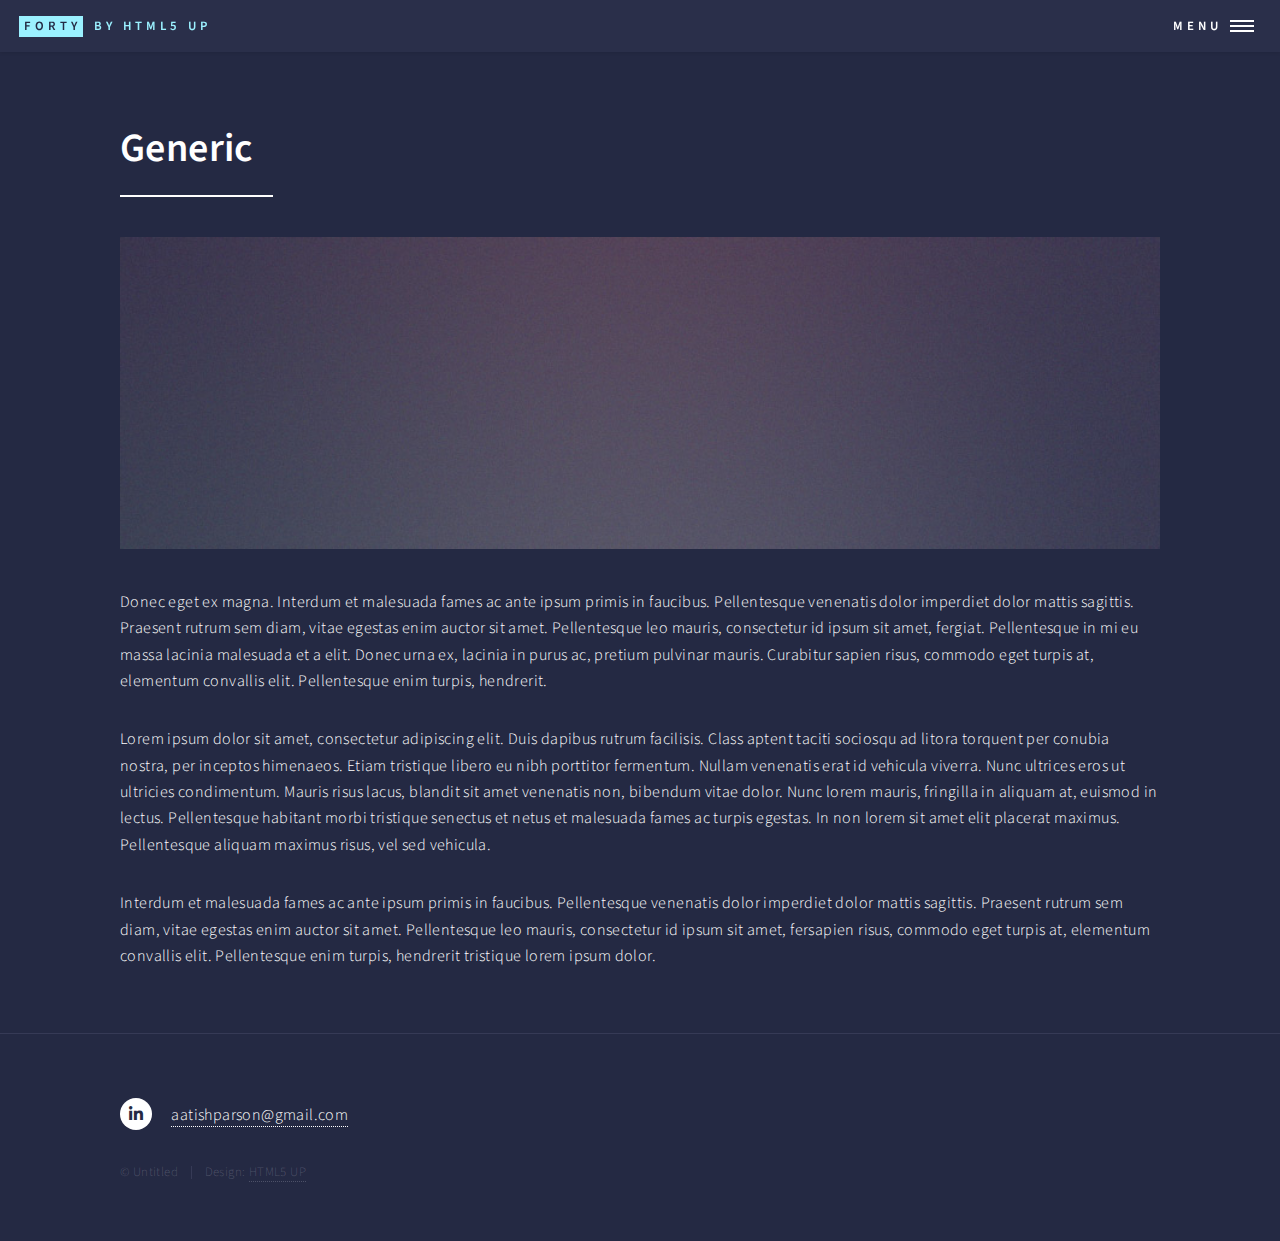
<file: generic.html>
<!DOCTYPE HTML>
<!--
	Forty by HTML5 UP
	html5up.net | @ajlkn
	Free for personal and commercial use under the CCA 3.0 license (html5up.net/license)
-->
<html>
	<head>
		<title>Generic - Forty by HTML5 UP</title>
		<meta charset="utf-8" />
		<meta name="viewport" content="width=device-width, initial-scale=1, user-scalable=no" />
		<link rel="stylesheet" href="assets/css/main.css" />
		<noscript><link rel="stylesheet" href="assets/css/noscript.css" /></noscript>
	</head>
	<body class="is-preload">

		<!-- Wrapper -->
			<div id="wrapper">

				<!-- Header -->
					<header id="header">
						<a href="index.html" class="logo"><strong>Forty</strong> <span>by HTML5 UP</span></a>
						<nav>
							<a href="#menu">Menu</a>
						</nav>
					</header>

				<!-- Menu -->
					<nav id="menu">
						<ul class="links">
							<li><a href="index.html">Home</a></li>
							<li><a href="landing.html">Landing</a></li>
							<li><a href="generic.html">Generic</a></li>
							<li><a href="elements.html">Elements</a></li>
						</ul>
						<ul class="actions stacked">
							<li><a href="#" class="button primary fit">Get Started</a></li>
							<li><a href="#" class="button fit">Log In</a></li>
						</ul>
					</nav>

				<!-- Main -->
					<div id="main" class="alt">

						<!-- One -->
							<section id="one">
								<div class="inner">
									<header class="major">
										<h1>Generic</h1>
									</header>
									<span class="image main"><img src="images/pic11.jpg" alt="" /></span>
									<p>Donec eget ex magna. Interdum et malesuada fames ac ante ipsum primis in faucibus. Pellentesque venenatis dolor imperdiet dolor mattis sagittis. Praesent rutrum sem diam, vitae egestas enim auctor sit amet. Pellentesque leo mauris, consectetur id ipsum sit amet, fergiat. Pellentesque in mi eu massa lacinia malesuada et a elit. Donec urna ex, lacinia in purus ac, pretium pulvinar mauris. Curabitur sapien risus, commodo eget turpis at, elementum convallis elit. Pellentesque enim turpis, hendrerit.</p>
									<p>Lorem ipsum dolor sit amet, consectetur adipiscing elit. Duis dapibus rutrum facilisis. Class aptent taciti sociosqu ad litora torquent per conubia nostra, per inceptos himenaeos. Etiam tristique libero eu nibh porttitor fermentum. Nullam venenatis erat id vehicula viverra. Nunc ultrices eros ut ultricies condimentum. Mauris risus lacus, blandit sit amet venenatis non, bibendum vitae dolor. Nunc lorem mauris, fringilla in aliquam at, euismod in lectus. Pellentesque habitant morbi tristique senectus et netus et malesuada fames ac turpis egestas. In non lorem sit amet elit placerat maximus. Pellentesque aliquam maximus risus, vel sed vehicula.</p>
									<p>Interdum et malesuada fames ac ante ipsum primis in faucibus. Pellentesque venenatis dolor imperdiet dolor mattis sagittis. Praesent rutrum sem diam, vitae egestas enim auctor sit amet. Pellentesque leo mauris, consectetur id ipsum sit amet, fersapien risus, commodo eget turpis at, elementum convallis elit. Pellentesque enim turpis, hendrerit tristique lorem ipsum dolor.</p>
								</div>
							</section>

					</div>

				<!-- Contact -->
					<!-- <section id="contact">
						<div class="inner">
							<section>
								<form method="post" action="#">
									<div class="fields">
										<div class="field half">
											<label for="name">Name</label>
											<input type="text" name="name" id="name" />
										</div>
										<div class="field half">
											<label for="email">Email</label>
											<input type="text" name="email" id="email" />
										</div>
										<div class="field">
											<label for="message">Message</label>
											<textarea name="message" id="message" rows="6"></textarea>
										</div>
									</div>
									<ul class="actions">
										<li><input type="submit" value="Send Message" class="primary" /></li>
										<li><input type="reset" value="Clear" /></li>
									</ul>
								</form>
							</section>
							<section class="split">
								<section>
									<div class="contact-method">
										<span class="icon solid alt fa-envelope"></span>
										<h3>Email</h3>
										<a href="#">information@untitled.tld</a>
									</div>
								</section>
								<section>
									<div class="contact-method">
										<span class="icon solid alt fa-phone"></span>
										<h3>Phone</h3>
										<span>(000) 000-0000 x12387</span>
									</div>
								</section>
								<section>
									<div class="contact-method">
										<span class="icon solid alt fa-home"></span>
										<h3>Address</h3>
										<span>1234 Somewhere Road #5432<br />
										Nashville, TN 00000<br />
										United States of America</span>
									</div>
								</section>
							</section>
						</div>
					</section> -->

				<!-- Footer -->
					<footer id="footer">
						<div class="inner">
							<ul class="icons">
								<!--
								<li><a href="#" class="icon brands alt fa-twitter"><span class="label">Twitter</span></a></li>
								<li><a href="#" class="icon brands alt fa-facebook-f"><span class="label">Facebook</span></a></li>
								<li><a href="#" class="icon brands alt fa-instagram"><span class="label">Instagram</span></a></li>
								<li><a href="#" class="icon brands alt fa-github"><span class="label">GitHub</span></a></li>
								-->
								
								<li><a href="https://www.linkedin.com/in/aatish-parson-7481a9214/" class="icon brands alt fa-linkedin-in"><span class="label">LinkedIn</span></a></li>
								<li><a href="mailto:aatishparson@gmail.com">aatishparson@gmail.com</a></li>
							</ul>
							<ul class="copyright">
								<li>&copy; Untitled</li><li>Design: <a href="https://html5up.net">HTML5 UP</a></li>
							</ul>
						</div>
					</footer>

			</div>

		<!-- Scripts -->
			<script src="assets/js/jquery.min.js"></script>
			<script src="assets/js/jquery.scrolly.min.js"></script>
			<script src="assets/js/jquery.scrollex.min.js"></script>
			<script src="assets/js/browser.min.js"></script>
			<script src="assets/js/breakpoints.min.js"></script>
			<script src="assets/js/util.js"></script>
			<script src="assets/js/main.js"></script>

	</body>
</html>
</file>
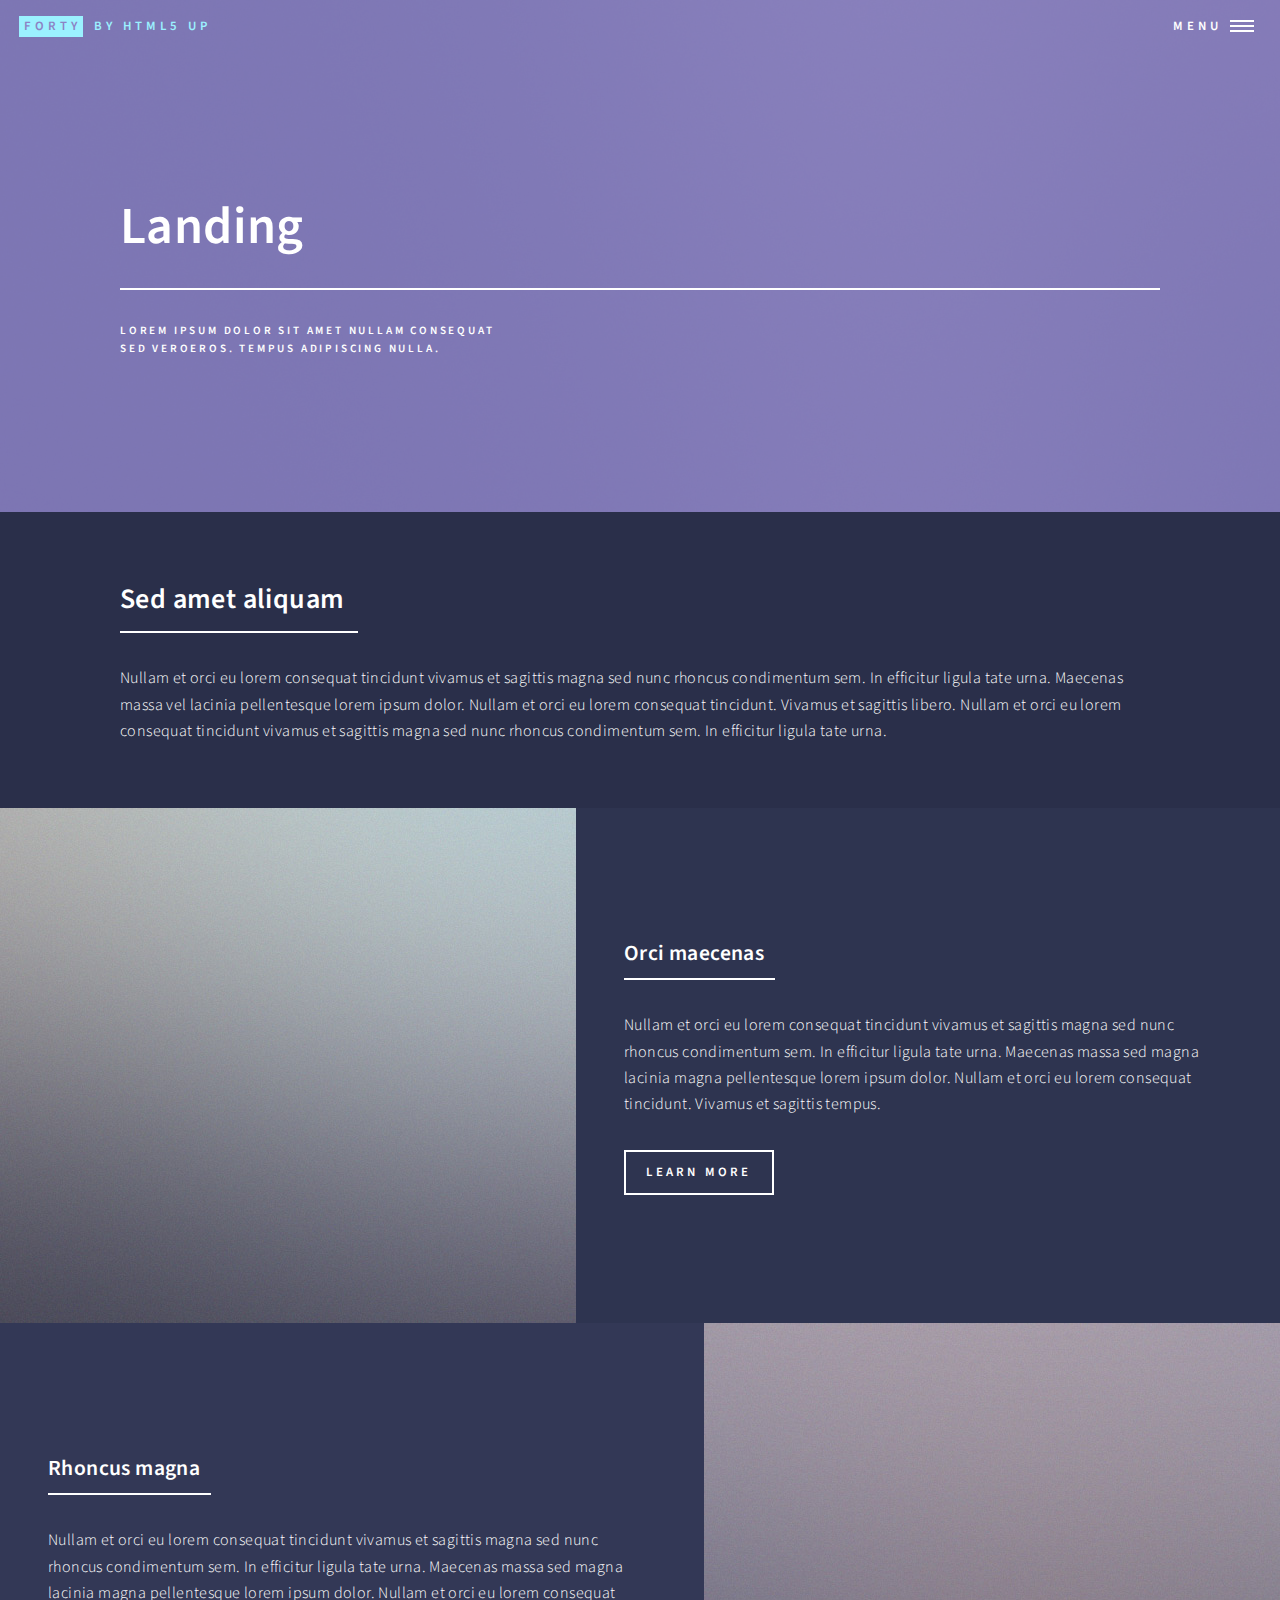
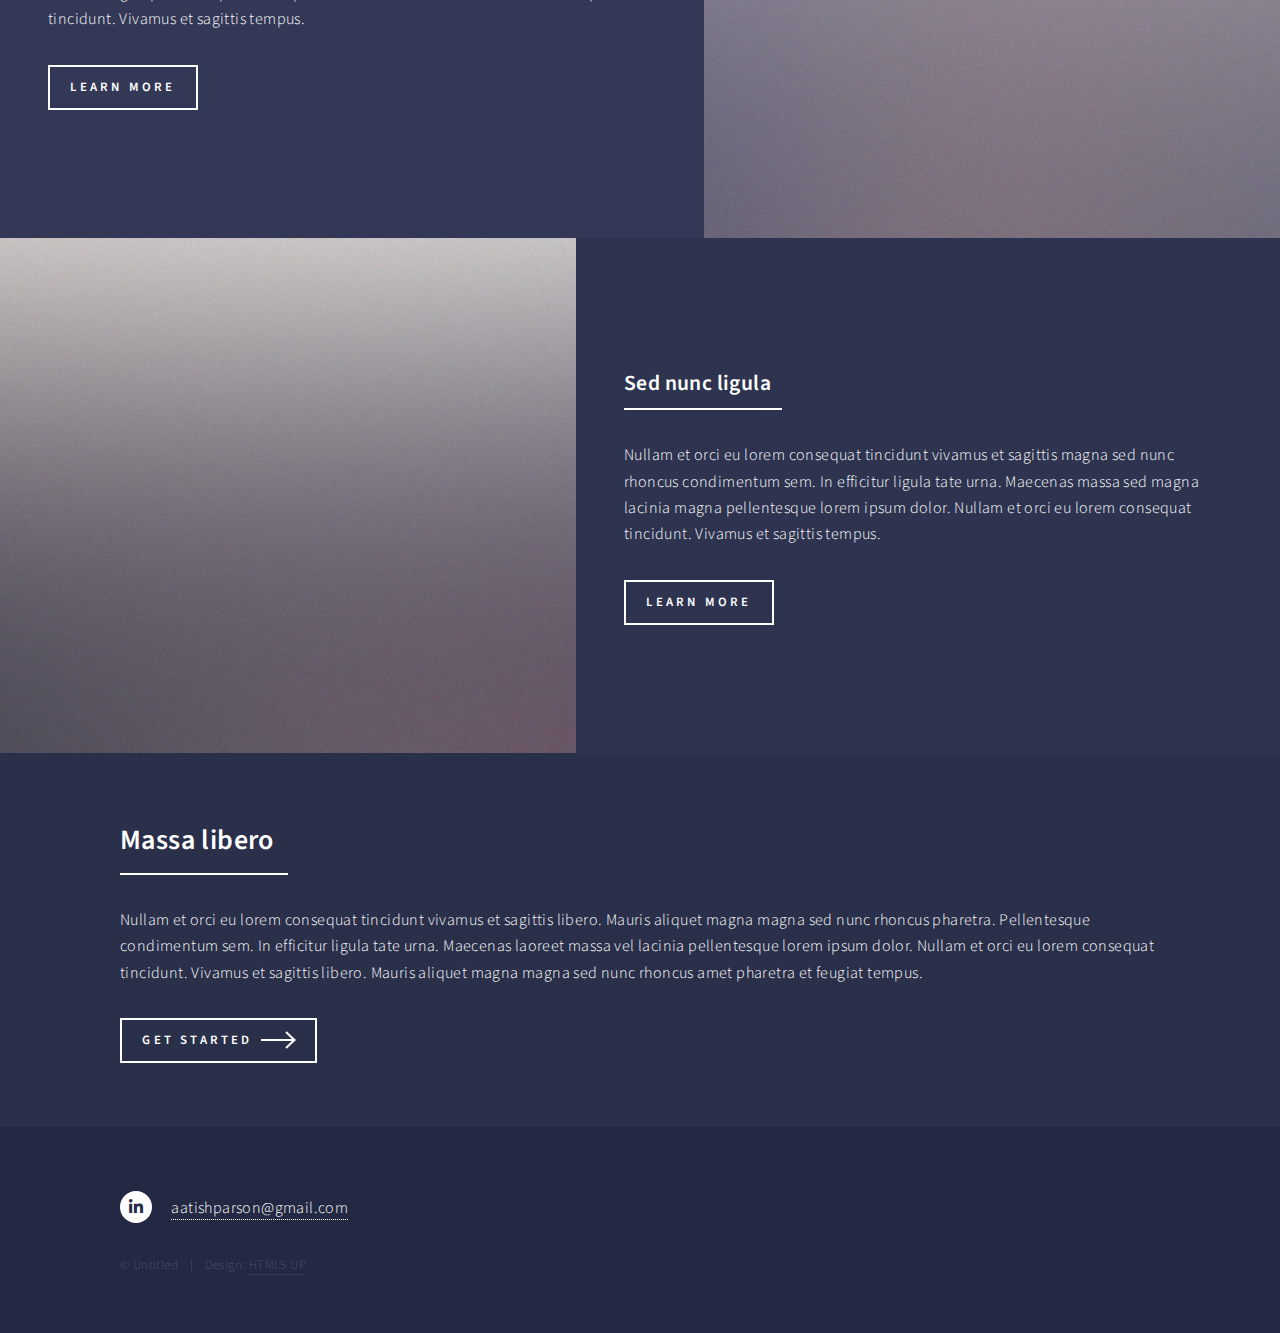
<file: landing.html>
<!DOCTYPE HTML>
<!--
	Forty by HTML5 UP
	html5up.net | @ajlkn
	Free for personal and commercial use under the CCA 3.0 license (html5up.net/license)
-->
<html>
	<head>
		<title>Landing - Forty by HTML5 UP</title>
		<meta charset="utf-8" />
		<meta name="viewport" content="width=device-width, initial-scale=1, user-scalable=no" />
		<link rel="stylesheet" href="assets/css/main.css" />
		<noscript><link rel="stylesheet" href="assets/css/noscript.css" /></noscript>
	</head>
	<body class="is-preload">

		<!-- Wrapper -->
			<div id="wrapper">

				<!-- Header -->
				<!-- Note: The "styleN" class below should match that of the banner element. -->
					<header id="header" class="alt style2">
						<a href="index.html" class="logo"><strong>Forty</strong> <span>by HTML5 UP</span></a>
						<nav>
							<a href="#menu">Menu</a>
						</nav>
					</header>

				<!-- Menu -->
					<nav id="menu">
						<ul class="links">
							<li><a href="index.html">Home</a></li>
							<li><a href="landing.html">Landing</a></li>
							<li><a href="generic.html">Generic</a></li>
							<li><a href="elements.html">Elements</a></li>
						</ul>
						<ul class="actions stacked">
							<li><a href="#" class="button primary fit">Get Started</a></li>
							<li><a href="#" class="button fit">Log In</a></li>
						</ul>
					</nav>

				<!-- Banner -->
				<!-- Note: The "styleN" class below should match that of the header element. -->
					<section id="banner" class="style2">
						<div class="inner">
							<span class="image">
								<img src="images/pic07.jpg" alt="" />
							</span>
							<header class="major">
								<h1>Landing</h1>
							</header>
							<div class="content">
								<p>Lorem ipsum dolor sit amet nullam consequat<br />
								sed veroeros. tempus adipiscing nulla.</p>
							</div>
						</div>
					</section>

				<!-- Main -->
					<div id="main">

						<!-- One -->
							<section id="one">
								<div class="inner">
									<header class="major">
										<h2>Sed amet aliquam</h2>
									</header>
									<p>Nullam et orci eu lorem consequat tincidunt vivamus et sagittis magna sed nunc rhoncus condimentum sem. In efficitur ligula tate urna. Maecenas massa vel lacinia pellentesque lorem ipsum dolor. Nullam et orci eu lorem consequat tincidunt. Vivamus et sagittis libero. Nullam et orci eu lorem consequat tincidunt vivamus et sagittis magna sed nunc rhoncus condimentum sem. In efficitur ligula tate urna.</p>
								</div>
							</section>

						<!-- Two -->
							<section id="two" class="spotlights">
								<section>
									<a href="generic.html" class="image">
										<img src="images/pic08.jpg" alt="" data-position="center center" />
									</a>
									<div class="content">
										<div class="inner">
											<header class="major">
												<h3>Orci maecenas</h3>
											</header>
											<p>Nullam et orci eu lorem consequat tincidunt vivamus et sagittis magna sed nunc rhoncus condimentum sem. In efficitur ligula tate urna. Maecenas massa sed magna lacinia magna pellentesque lorem ipsum dolor. Nullam et orci eu lorem consequat tincidunt. Vivamus et sagittis tempus.</p>
											<ul class="actions">
												<li><a href="generic.html" class="button">Learn more</a></li>
											</ul>
										</div>
									</div>
								</section>
								<section>
									<a href="generic.html" class="image">
										<img src="images/pic09.jpg" alt="" data-position="top center" />
									</a>
									<div class="content">
										<div class="inner">
											<header class="major">
												<h3>Rhoncus magna</h3>
											</header>
											<p>Nullam et orci eu lorem consequat tincidunt vivamus et sagittis magna sed nunc rhoncus condimentum sem. In efficitur ligula tate urna. Maecenas massa sed magna lacinia magna pellentesque lorem ipsum dolor. Nullam et orci eu lorem consequat tincidunt. Vivamus et sagittis tempus.</p>
											<ul class="actions">
												<li><a href="generic.html" class="button">Learn more</a></li>
											</ul>
										</div>
									</div>
								</section>
								<section>
									<a href="generic.html" class="image">
										<img src="images/pic10.jpg" alt="" data-position="25% 25%" />
									</a>
									<div class="content">
										<div class="inner">
											<header class="major">
												<h3>Sed nunc ligula</h3>
											</header>
											<p>Nullam et orci eu lorem consequat tincidunt vivamus et sagittis magna sed nunc rhoncus condimentum sem. In efficitur ligula tate urna. Maecenas massa sed magna lacinia magna pellentesque lorem ipsum dolor. Nullam et orci eu lorem consequat tincidunt. Vivamus et sagittis tempus.</p>
											<ul class="actions">
												<li><a href="generic.html" class="button">Learn more</a></li>
											</ul>
										</div>
									</div>
								</section>
							</section>

						<!-- Three -->
							<section id="three">
								<div class="inner">
									<header class="major">
										<h2>Massa libero</h2>
									</header>
									<p>Nullam et orci eu lorem consequat tincidunt vivamus et sagittis libero. Mauris aliquet magna magna sed nunc rhoncus pharetra. Pellentesque condimentum sem. In efficitur ligula tate urna. Maecenas laoreet massa vel lacinia pellentesque lorem ipsum dolor. Nullam et orci eu lorem consequat tincidunt. Vivamus et sagittis libero. Mauris aliquet magna magna sed nunc rhoncus amet pharetra et feugiat tempus.</p>
									<ul class="actions">
										<li><a href="generic.html" class="button next">Get Started</a></li>
									</ul>
								</div>
							</section>

					</div>

				<!-- Contact -->
					<!-- <section id="contact">
						<div class="inner">
							<section>
								<form method="post" action="#">
									<div class="fields">
										<div class="field half">
											<label for="name">Name</label>
											<input type="text" name="name" id="name" />
										</div>
										<div class="field half">
											<label for="email">Email</label>
											<input type="text" name="email" id="email" />
										</div>
										<div class="field">
											<label for="message">Message</label>
											<textarea name="message" id="message" rows="6"></textarea>
										</div>
									</div>
									<ul class="actions">
										<li><input type="submit" value="Send Message" class="primary" /></li>
										<li><input type="reset" value="Clear" /></li>
									</ul>
								</form>
							</section>
							<section class="split">
								<section>
									<div class="contact-method">
										<span class="icon solid alt fa-envelope"></span>
										<h3>Email</h3>
										<a href="#">information@untitled.tld</a>
									</div>
								</section>
								<section>
									<div class="contact-method">
										<span class="icon solid alt fa-phone"></span>
										<h3>Phone</h3>
										<span>(000) 000-0000 x12387</span>
									</div>
								</section>
								<section>
									<div class="contact-method">
										<span class="icon solid alt fa-home"></span>
										<h3>Address</h3>
										<span>1234 Somewhere Road #5432<br />
										Nashville, TN 00000<br />
										United States of America</span>
									</div>
								</section>
							</section>
						</div>
					</section> -->

				<!-- Footer -->
				<footer id="footer">
					<div class="inner">
						<ul class="icons">
							<!--
							<li><a href="#" class="icon brands alt fa-twitter"><span class="label">Twitter</span></a></li>
							<li><a href="#" class="icon brands alt fa-facebook-f"><span class="label">Facebook</span></a></li>
							<li><a href="#" class="icon brands alt fa-instagram"><span class="label">Instagram</span></a></li>
							<li><a href="#" class="icon brands alt fa-github"><span class="label">GitHub</span></a></li>
							-->
							
							<li><a href="https://www.linkedin.com/in/aatish-parson-7481a9214/" class="icon brands alt fa-linkedin-in"><span class="label">LinkedIn</span></a></li>
							<li><a href="mailto:aatishparson@gmail.com">aatishparson@gmail.com</a></li>
						</ul>
						<ul class="copyright">
							<li>&copy; Untitled</li><li>Design: <a href="https://html5up.net">HTML5 UP</a></li>
						</ul>
					</div>
				</footer>

			</div>

		<!-- Scripts -->
			<script src="assets/js/jquery.min.js"></script>
			<script src="assets/js/jquery.scrolly.min.js"></script>
			<script src="assets/js/jquery.scrollex.min.js"></script>
			<script src="assets/js/browser.min.js"></script>
			<script src="assets/js/breakpoints.min.js"></script>
			<script src="assets/js/util.js"></script>
			<script src="assets/js/main.js"></script>

	</body>
</html>
</file>
<file: assets/css/noscript.css>
/*
	Forty by HTML5 UP
	html5up.net | @ajlkn
	Free for personal and commercial use under the CCA 3.0 license (html5up.net/license)
*/

/* Banner */

	body.is-preload #banner:after {
		opacity: 0.85;
	}

	body.is-preload #banner > .inner {
		-moz-filter: none;
		-webkit-filter: none;
		-ms-filter: none;
		filter: none;
		-moz-transform: none;
		-webkit-transform: none;
		-ms-transform: none;
		transform: none;
		opacity: 1;
	}
</file>
<file: assets/css/main.css>
@import url(fontawesome-all.min.css);
@import url("https://fonts.googleapis.com/css?family=Source+Sans+Pro:300,300italic,600,600italic");

/*
	Forty by HTML5 UP
	html5up.net | @ajlkn
	Free for personal and commercial use under the CCA 3.0 license (html5up.net/license)
*/

html, body, div, span, applet, object,
iframe, h1, h2, h3, h4, h5, h6, p, blockquote,
pre, a, abbr, acronym, address, big, cite,
code, del, dfn, em, img, ins, kbd, q, s, samp,
small, strike, strong, sub, sup, tt, var, b,
u, i, center, dl, dt, dd, ol, ul, li, fieldset,
form, label, legend, table, caption, tbody,
tfoot, thead, tr, th, td, article, aside,
canvas, details, embed, figure, figcaption,
footer, header, hgroup, menu, nav, output, ruby,
section, summary, time, mark, audio, video {
	margin: 0;
	padding: 0;
	border: 0;
	font-size: 100%;
	font: inherit;
	vertical-align: baseline;}

article, aside, details, figcaption, figure,
footer, header, hgroup, menu, nav, section {
	display: block;}

body {
	line-height: 1;
}

ol, ul {
	list-style: none;
}

blockquote, q {
	quotes: none;
}

	blockquote:before, blockquote:after, q:before, q:after {
		content: '';
		content: none;
	}

table {
	border-collapse: collapse;
	border-spacing: 0;
}

body {
	-webkit-text-size-adjust: none;
}

mark {
	background-color: transparent;
	color: inherit;
}

input::-moz-focus-inner {
	border: 0;
	padding: 0;
}

input, select, textarea {
	-moz-appearance: none;
	-webkit-appearance: none;
	-ms-appearance: none;
	appearance: none;
}

/* Basic */

	@-ms-viewport {
		width: device-width;
	}

	body {
		-ms-overflow-style: scrollbar;
	}

	@media screen and (max-width: 480px) {

		html, body {
			min-width: 320px;
		}

	}

	html {
		box-sizing: border-box;
	}

	*, *:before, *:after {
		box-sizing: inherit;
	}

	body {
		background: #242943;
	}

		body.is-preload *, body.is-preload *:before, body.is-preload *:after {
			-moz-animation: none !important;
			-webkit-animation: none !important;
			-ms-animation: none !important;
			animation: none !important;
			-moz-transition: none !important;
			-webkit-transition: none !important;
			-ms-transition: none !important;
			transition: none !important;
		}

/* Type */

	body, input, select, textarea {
		color: #ffffff;
		font-family: "Source Sans Pro", Helvetica, sans-serif;
		font-size: 17pt;
		font-weight: 300;
		letter-spacing: 0.025em;
		line-height: 1.65;
	}

		@media screen and (max-width: 1680px) {

			body, input, select, textarea {
				font-size: 14pt;
			}

		}

		@media screen and (max-width: 1280px) {

			body, input, select, textarea {
				font-size: 12pt;
			}

		}

		@media screen and (max-width: 360px) {

			body, input, select, textarea {
				font-size: 11pt;
			}

		}

	a {
		-moz-transition: color 0.2s ease-in-out, border-bottom-color 0.2s ease-in-out;
		-webkit-transition: color 0.2s ease-in-out, border-bottom-color 0.2s ease-in-out;
		-ms-transition: color 0.2s ease-in-out, border-bottom-color 0.2s ease-in-out;
		transition: color 0.2s ease-in-out, border-bottom-color 0.2s ease-in-out;
		border-bottom: dotted 1px;
		color: inherit;
		text-decoration: none;
	}

		a:hover {
			border-bottom-color: transparent;
			color: #9bf1ff !important;
		}

		a:active {
			color: #53e3fb !important;
		}

	strong, b {
		color: #ffffff;
		font-weight: 600;
	}

	em, i {
		font-style: italic;
	}

	p {
		margin: 0 0 2em 0;
	}

	h1, h2, h3, h4, h5, h6 {
		color: #ffffff;
		font-weight: 600;
		line-height: 1.65;
		margin: 0 0 1em 0;
	}

		h1 a, h2 a, h3 a, h4 a, h5 a, h6 a {
			color: inherit;
			border-bottom: 0;
		}

	h1 {
		font-size: 2.5em;
	}

	h2 {
		font-size: 1.75em;
	}

	h3 {
		font-size: 1.35em;
	}

	h4 {
		font-size: 1.1em;
	}

	h5 {
		font-size: 0.9em;
	}

	h6 {
		font-size: 0.7em;
	}

	@media screen and (max-width: 736px) {

		h1 {
			font-size: 2em;
		}

		h2 {
			font-size: 1.5em;
		}

		h3 {
			font-size: 1.25em;
		}

	}

	sub {
		font-size: 0.8em;
		position: relative;
		top: 0.5em;
	}

	sup {
		font-size: 0.8em;
		position: relative;
		top: -0.5em;
	}

	blockquote {
		border-left: solid 4px rgba(212, 212, 255, 0.1);
		font-style: italic;
		margin: 0 0 2em 0;
		padding: 0.5em 0 0.5em 2em;
	}

	code {
		background: rgba(212, 212, 255, 0.035);
		font-family: "Courier New", monospace;
		font-size: 0.9em;
		margin: 0 0.25em;
		padding: 0.25em 0.65em;
	}

	pre {
		-webkit-overflow-scrolling: touch;
		font-family: "Courier New", monospace;
		font-size: 0.9em;
		margin: 0 0 2em 0;
	}

		pre code {
			display: block;
			line-height: 1.75;
			padding: 1em 1.5em;
			overflow-x: auto;
		}

	hr {
		border: 0;
		border-bottom: solid 1px rgba(212, 212, 255, 0.1);
		margin: 2em 0;
	}

		hr.major {
			margin: 3em 0;
		}

	.align-left {
		text-align: left;
	}

	.align-center {
		text-align: center;
	}

	.align-right {
		text-align: right;
	}

/* Row */

	.row {
		display: flex;
		flex-wrap: wrap;
		box-sizing: border-box;
		align-items: stretch;
	}

		.row > * {
			box-sizing: border-box;
		}

		.row.gtr-uniform > * > :last-child {
			margin-bottom: 0;
		}

		.row.aln-left {
			justify-content: flex-start;
		}

		.row.aln-center {
			justify-content: center;
		}

		.row.aln-right {
			justify-content: flex-end;
		}

		.row.aln-top {
			align-items: flex-start;
		}

		.row.aln-middle {
			align-items: center;
		}

		.row.aln-bottom {
			align-items: flex-end;
		}

		.row > .imp {
			order: -1;
		}

		.row > .col-1 {
			width: 8.33333%;
		}

		.row > .off-1 {
			margin-left: 8.33333%;
		}

		.row > .col-2 {
			width: 16.66667%;
		}

		.row > .off-2 {
			margin-left: 16.66667%;
		}

		.row > .col-3 {
			width: 25%;
		}

		.row > .off-3 {
			margin-left: 25%;
		}

		.row > .col-4 {
			width: 33.33333%;
		}

		.row > .off-4 {
			margin-left: 33.33333%;
		}

		.row > .col-5 {
			width: 41.66667%;
		}

		.row > .off-5 {
			margin-left: 41.66667%;
		}

		.row > .col-6 {
			width: 50%;
		}

		.row > .off-6 {
			margin-left: 50%;
		}

		.row > .col-7 {
			width: 58.33333%;
		}

		.row > .off-7 {
			margin-left: 58.33333%;
		}

		.row > .col-8 {
			width: 66.66667%;
		}

		.row > .off-8 {
			margin-left: 66.66667%;
		}

		.row > .col-9 {
			width: 75%;
		}

		.row > .off-9 {
			margin-left: 75%;
		}

		.row > .col-10 {
			width: 83.33333%;
		}

		.row > .off-10 {
			margin-left: 83.33333%;
		}

		.row > .col-11 {
			width: 91.66667%;
		}

		.row > .off-11 {
			margin-left: 91.66667%;
		}

		.row > .col-12 {
			width: 100%;
		}

		.row > .off-12 {
			margin-left: 100%;
		}

		.row.gtr-0 {
			margin-top: 0;
			margin-left: 0em;
		}

			.row.gtr-0 > * {
				padding: 0 0 0 0em;
			}

			.row.gtr-0.gtr-uniform {
				margin-top: 0em;
			}

				.row.gtr-0.gtr-uniform > * {
					padding-top: 0em;
				}

		.row.gtr-25 {
			margin-top: 0;
			margin-left: -0.5em;
		}

			.row.gtr-25 > * {
				padding: 0 0 0 0.5em;
			}

			.row.gtr-25.gtr-uniform {
				margin-top: -0.5em;
			}

				.row.gtr-25.gtr-uniform > * {
					padding-top: 0.5em;
				}

		.row.gtr-50 {
			margin-top: 0;
			margin-left: -1em;
		}

			.row.gtr-50 > * {
				padding: 0 0 0 1em;
			}

			.row.gtr-50.gtr-uniform {
				margin-top: -1em;
			}

				.row.gtr-50.gtr-uniform > * {
					padding-top: 1em;
				}

		.row {
			margin-top: 0;
			margin-left: -2em;
		}

			.row > * {
				padding: 0 0 0 2em;
			}

			.row.gtr-uniform {
				margin-top: -2em;
			}

				.row.gtr-uniform > * {
					padding-top: 2em;
				}

		.row.gtr-150 {
			margin-top: 0;
			margin-left: -3em;
		}

			.row.gtr-150 > * {
				padding: 0 0 0 3em;
			}

			.row.gtr-150.gtr-uniform {
				margin-top: -3em;
			}

				.row.gtr-150.gtr-uniform > * {
					padding-top: 3em;
				}

		.row.gtr-200 {
			margin-top: 0;
			margin-left: -4em;
		}

			.row.gtr-200 > * {
				padding: 0 0 0 4em;
			}

			.row.gtr-200.gtr-uniform {
				margin-top: -4em;
			}

				.row.gtr-200.gtr-uniform > * {
					padding-top: 4em;
				}

		@media screen and (max-width: 1680px) {

			.row {
				display: flex;
				flex-wrap: wrap;
				box-sizing: border-box;
				align-items: stretch;
			}

				.row > * {
					box-sizing: border-box;
				}

				.row.gtr-uniform > * > :last-child {
					margin-bottom: 0;
				}

				.row.aln-left {
					justify-content: flex-start;
				}

				.row.aln-center {
					justify-content: center;
				}

				.row.aln-right {
					justify-content: flex-end;
				}

				.row.aln-top {
					align-items: flex-start;
				}

				.row.aln-middle {
					align-items: center;
				}

				.row.aln-bottom {
					align-items: flex-end;
				}

				.row > .imp-xlarge {
					order: -1;
				}

				.row > .col-1-xlarge {
					width: 8.33333%;
				}

				.row > .off-1-xlarge {
					margin-left: 8.33333%;
				}

				.row > .col-2-xlarge {
					width: 16.66667%;
				}

				.row > .off-2-xlarge {
					margin-left: 16.66667%;
				}

				.row > .col-3-xlarge {
					width: 25%;
				}

				.row > .off-3-xlarge {
					margin-left: 25%;
				}

				.row > .col-4-xlarge {
					width: 33.33333%;
				}

				.row > .off-4-xlarge {
					margin-left: 33.33333%;
				}

				.row > .col-5-xlarge {
					width: 41.66667%;
				}

				.row > .off-5-xlarge {
					margin-left: 41.66667%;
				}

				.row > .col-6-xlarge {
					width: 50%;
				}

				.row > .off-6-xlarge {
					margin-left: 50%;
				}

				.row > .col-7-xlarge {
					width: 58.33333%;
				}

				.row > .off-7-xlarge {
					margin-left: 58.33333%;
				}

				.row > .col-8-xlarge {
					width: 66.66667%;
				}

				.row > .off-8-xlarge {
					margin-left: 66.66667%;
				}

				.row > .col-9-xlarge {
					width: 75%;
				}

				.row > .off-9-xlarge {
					margin-left: 75%;
				}

				.row > .col-10-xlarge {
					width: 83.33333%;
				}

				.row > .off-10-xlarge {
					margin-left: 83.33333%;
				}

				.row > .col-11-xlarge {
					width: 91.66667%;
				}

				.row > .off-11-xlarge {
					margin-left: 91.66667%;
				}

				.row > .col-12-xlarge {
					width: 100%;
				}

				.row > .off-12-xlarge {
					margin-left: 100%;
				}

				.row.gtr-0 {
					margin-top: 0;
					margin-left: 0em;
				}

					.row.gtr-0 > * {
						padding: 0 0 0 0em;
					}

					.row.gtr-0.gtr-uniform {
						margin-top: 0em;
					}

						.row.gtr-0.gtr-uniform > * {
							padding-top: 0em;
						}

				.row.gtr-25 {
					margin-top: 0;
					margin-left: -0.5em;
				}

					.row.gtr-25 > * {
						padding: 0 0 0 0.5em;
					}

					.row.gtr-25.gtr-uniform {
						margin-top: -0.5em;
					}

						.row.gtr-25.gtr-uniform > * {
							padding-top: 0.5em;
						}

				.row.gtr-50 {
					margin-top: 0;
					margin-left: -1em;
				}

					.row.gtr-50 > * {
						padding: 0 0 0 1em;
					}

					.row.gtr-50.gtr-uniform {
						margin-top: -1em;
					}

						.row.gtr-50.gtr-uniform > * {
							padding-top: 1em;
						}

				.row {
					margin-top: 0;
					margin-left: -2em;
				}

					.row > * {
						padding: 0 0 0 2em;
					}

					.row.gtr-uniform {
						margin-top: -2em;
					}

						.row.gtr-uniform > * {
							padding-top: 2em;
						}

				.row.gtr-150 {
					margin-top: 0;
					margin-left: -3em;
				}

					.row.gtr-150 > * {
						padding: 0 0 0 3em;
					}

					.row.gtr-150.gtr-uniform {
						margin-top: -3em;
					}

						.row.gtr-150.gtr-uniform > * {
							padding-top: 3em;
						}

				.row.gtr-200 {
					margin-top: 0;
					margin-left: -4em;
				}

					.row.gtr-200 > * {
						padding: 0 0 0 4em;
					}

					.row.gtr-200.gtr-uniform {
						margin-top: -4em;
					}

						.row.gtr-200.gtr-uniform > * {
							padding-top: 4em;
						}

		}

		@media screen and (max-width: 1280px) {

			.row {
				display: flex;
				flex-wrap: wrap;
				box-sizing: border-box;
				align-items: stretch;
			}

				.row > * {
					box-sizing: border-box;
				}

				.row.gtr-uniform > * > :last-child {
					margin-bottom: 0;
				}

				.row.aln-left {
					justify-content: flex-start;
				}

				.row.aln-center {
					justify-content: center;
				}

				.row.aln-right {
					justify-content: flex-end;
				}

				.row.aln-top {
					align-items: flex-start;
				}

				.row.aln-middle {
					align-items: center;
				}

				.row.aln-bottom {
					align-items: flex-end;
				}

				.row > .imp-large {
					order: -1;
				}

				.row > .col-1-large {
					width: 8.33333%;
				}

				.row > .off-1-large {
					margin-left: 8.33333%;
				}

				.row > .col-2-large {
					width: 16.66667%;
				}

				.row > .off-2-large {
					margin-left: 16.66667%;
				}

				.row > .col-3-large {
					width: 25%;
				}

				.row > .off-3-large {
					margin-left: 25%;
				}

				.row > .col-4-large {
					width: 33.33333%;
				}

				.row > .off-4-large {
					margin-left: 33.33333%;
				}

				.row > .col-5-large {
					width: 41.66667%;
				}

				.row > .off-5-large {
					margin-left: 41.66667%;
				}

				.row > .col-6-large {
					width: 50%;
				}

				.row > .off-6-large {
					margin-left: 50%;
				}

				.row > .col-7-large {
					width: 58.33333%;
				}

				.row > .off-7-large {
					margin-left: 58.33333%;
				}

				.row > .col-8-large {
					width: 66.66667%;
				}

				.row > .off-8-large {
					margin-left: 66.66667%;
				}

				.row > .col-9-large {
					width: 75%;
				}

				.row > .off-9-large {
					margin-left: 75%;
				}

				.row > .col-10-large {
					width: 83.33333%;
				}

				.row > .off-10-large {
					margin-left: 83.33333%;
				}

				.row > .col-11-large {
					width: 91.66667%;
				}

				.row > .off-11-large {
					margin-left: 91.66667%;
				}

				.row > .col-12-large {
					width: 100%;
				}

				.row > .off-12-large {
					margin-left: 100%;
				}

				.row.gtr-0 {
					margin-top: 0;
					margin-left: 0em;
				}

					.row.gtr-0 > * {
						padding: 0 0 0 0em;
					}

					.row.gtr-0.gtr-uniform {
						margin-top: 0em;
					}

						.row.gtr-0.gtr-uniform > * {
							padding-top: 0em;
						}

				.row.gtr-25 {
					margin-top: 0;
					margin-left: -0.375em;
				}

					.row.gtr-25 > * {
						padding: 0 0 0 0.375em;
					}

					.row.gtr-25.gtr-uniform {
						margin-top: -0.375em;
					}

						.row.gtr-25.gtr-uniform > * {
							padding-top: 0.375em;
						}

				.row.gtr-50 {
					margin-top: 0;
					margin-left: -0.75em;
				}

					.row.gtr-50 > * {
						padding: 0 0 0 0.75em;
					}

					.row.gtr-50.gtr-uniform {
						margin-top: -0.75em;
					}

						.row.gtr-50.gtr-uniform > * {
							padding-top: 0.75em;
						}

				.row {
					margin-top: 0;
					margin-left: -1.5em;
				}

					.row > * {
						padding: 0 0 0 1.5em;
					}

					.row.gtr-uniform {
						margin-top: -1.5em;
					}

						.row.gtr-uniform > * {
							padding-top: 1.5em;
						}

				.row.gtr-150 {
					margin-top: 0;
					margin-left: -2.25em;
				}

					.row.gtr-150 > * {
						padding: 0 0 0 2.25em;
					}

					.row.gtr-150.gtr-uniform {
						margin-top: -2.25em;
					}

						.row.gtr-150.gtr-uniform > * {
							padding-top: 2.25em;
						}

				.row.gtr-200 {
					margin-top: 0;
					margin-left: -3em;
				}

					.row.gtr-200 > * {
						padding: 0 0 0 3em;
					}

					.row.gtr-200.gtr-uniform {
						margin-top: -3em;
					}

						.row.gtr-200.gtr-uniform > * {
							padding-top: 3em;
						}

		}

		@media screen and (max-width: 980px) {

			.row {
				display: flex;
				flex-wrap: wrap;
				box-sizing: border-box;
				align-items: stretch;
			}

				.row > * {
					box-sizing: border-box;
				}

				.row.gtr-uniform > * > :last-child {
					margin-bottom: 0;
				}

				.row.aln-left {
					justify-content: flex-start;
				}

				.row.aln-center {
					justify-content: center;
				}

				.row.aln-right {
					justify-content: flex-end;
				}

				.row.aln-top {
					align-items: flex-start;
				}

				.row.aln-middle {
					align-items: center;
				}

				.row.aln-bottom {
					align-items: flex-end;
				}

				.row > .imp-medium {
					order: -1;
				}

				.row > .col-1-medium {
					width: 8.33333%;
				}

				.row > .off-1-medium {
					margin-left: 8.33333%;
				}

				.row > .col-2-medium {
					width: 16.66667%;
				}

				.row > .off-2-medium {
					margin-left: 16.66667%;
				}

				.row > .col-3-medium {
					width: 25%;
				}

				.row > .off-3-medium {
					margin-left: 25%;
				}

				.row > .col-4-medium {
					width: 33.33333%;
				}

				.row > .off-4-medium {
					margin-left: 33.33333%;
				}

				.row > .col-5-medium {
					width: 41.66667%;
				}

				.row > .off-5-medium {
					margin-left: 41.66667%;
				}

				.row > .col-6-medium {
					width: 50%;
				}

				.row > .off-6-medium {
					margin-left: 50%;
				}

				.row > .col-7-medium {
					width: 58.33333%;
				}

				.row > .off-7-medium {
					margin-left: 58.33333%;
				}

				.row > .col-8-medium {
					width: 66.66667%;
				}

				.row > .off-8-medium {
					margin-left: 66.66667%;
				}

				.row > .col-9-medium {
					width: 75%;
				}

				.row > .off-9-medium {
					margin-left: 75%;
				}

				.row > .col-10-medium {
					width: 83.33333%;
				}

				.row > .off-10-medium {
					margin-left: 83.33333%;
				}

				.row > .col-11-medium {
					width: 91.66667%;
				}

				.row > .off-11-medium {
					margin-left: 91.66667%;
				}

				.row > .col-12-medium {
					width: 100%;
				}

				.row > .off-12-medium {
					margin-left: 100%;
				}

				.row.gtr-0 {
					margin-top: 0;
					margin-left: 0em;
				}

					.row.gtr-0 > * {
						padding: 0 0 0 0em;
					}

					.row.gtr-0.gtr-uniform {
						margin-top: 0em;
					}

						.row.gtr-0.gtr-uniform > * {
							padding-top: 0em;
						}

				.row.gtr-25 {
					margin-top: 0;
					margin-left: -0.375em;
				}

					.row.gtr-25 > * {
						padding: 0 0 0 0.375em;
					}

					.row.gtr-25.gtr-uniform {
						margin-top: -0.375em;
					}

						.row.gtr-25.gtr-uniform > * {
							padding-top: 0.375em;
						}

				.row.gtr-50 {
					margin-top: 0;
					margin-left: -0.75em;
				}

					.row.gtr-50 > * {
						padding: 0 0 0 0.75em;
					}

					.row.gtr-50.gtr-uniform {
						margin-top: -0.75em;
					}

						.row.gtr-50.gtr-uniform > * {
							padding-top: 0.75em;
						}

				.row {
					margin-top: 0;
					margin-left: -1.5em;
				}

					.row > * {
						padding: 0 0 0 1.5em;
					}

					.row.gtr-uniform {
						margin-top: -1.5em;
					}

						.row.gtr-uniform > * {
							padding-top: 1.5em;
						}

				.row.gtr-150 {
					margin-top: 0;
					margin-left: -2.25em;
				}

					.row.gtr-150 > * {
						padding: 0 0 0 2.25em;
					}

					.row.gtr-150.gtr-uniform {
						margin-top: -2.25em;
					}

						.row.gtr-150.gtr-uniform > * {
							padding-top: 2.25em;
						}

				.row.gtr-200 {
					margin-top: 0;
					margin-left: -3em;
				}

					.row.gtr-200 > * {
						padding: 0 0 0 3em;
					}

					.row.gtr-200.gtr-uniform {
						margin-top: -3em;
					}

						.row.gtr-200.gtr-uniform > * {
							padding-top: 3em;
						}

		}

		@media screen and (max-width: 736px) {

			.row {
				display: flex;
				flex-wrap: wrap;
				box-sizing: border-box;
				align-items: stretch;
			}

				.row > * {
					box-sizing: border-box;
				}

				.row.gtr-uniform > * > :last-child {
					margin-bottom: 0;
				}

				.row.aln-left {
					justify-content: flex-start;
				}

				.row.aln-center {
					justify-content: center;
				}

				.row.aln-right {
					justify-content: flex-end;
				}

				.row.aln-top {
					align-items: flex-start;
				}

				.row.aln-middle {
					align-items: center;
				}

				.row.aln-bottom {
					align-items: flex-end;
				}

				.row > .imp-small {
					order: -1;
				}

				.row > .col-1-small {
					width: 8.33333%;
				}

				.row > .off-1-small {
					margin-left: 8.33333%;
				}

				.row > .col-2-small {
					width: 16.66667%;
				}

				.row > .off-2-small {
					margin-left: 16.66667%;
				}

				.row > .col-3-small {
					width: 25%;
				}

				.row > .off-3-small {
					margin-left: 25%;
				}

				.row > .col-4-small {
					width: 33.33333%;
				}

				.row > .off-4-small {
					margin-left: 33.33333%;
				}

				.row > .col-5-small {
					width: 41.66667%;
				}

				.row > .off-5-small {
					margin-left: 41.66667%;
				}

				.row > .col-6-small {
					width: 50%;
				}

				.row > .off-6-small {
					margin-left: 50%;
				}

				.row > .col-7-small {
					width: 58.33333%;
				}

				.row > .off-7-small {
					margin-left: 58.33333%;
				}

				.row > .col-8-small {
					width: 66.66667%;
				}

				.row > .off-8-small {
					margin-left: 66.66667%;
				}

				.row > .col-9-small {
					width: 75%;
				}

				.row > .off-9-small {
					margin-left: 75%;
				}

				.row > .col-10-small {
					width: 83.33333%;
				}

				.row > .off-10-small {
					margin-left: 83.33333%;
				}

				.row > .col-11-small {
					width: 91.66667%;
				}

				.row > .off-11-small {
					margin-left: 91.66667%;
				}

				.row > .col-12-small {
					width: 100%;
				}

				.row > .off-12-small {
					margin-left: 100%;
				}

				.row.gtr-0 {
					margin-top: 0;
					margin-left: 0em;
				}

					.row.gtr-0 > * {
						padding: 0 0 0 0em;
					}

					.row.gtr-0.gtr-uniform {
						margin-top: 0em;
					}

						.row.gtr-0.gtr-uniform > * {
							padding-top: 0em;
						}

				.row.gtr-25 {
					margin-top: 0;
					margin-left: -0.3125em;
				}

					.row.gtr-25 > * {
						padding: 0 0 0 0.3125em;
					}

					.row.gtr-25.gtr-uniform {
						margin-top: -0.3125em;
					}

						.row.gtr-25.gtr-uniform > * {
							padding-top: 0.3125em;
						}

				.row.gtr-50 {
					margin-top: 0;
					margin-left: -0.625em;
				}

					.row.gtr-50 > * {
						padding: 0 0 0 0.625em;
					}

					.row.gtr-50.gtr-uniform {
						margin-top: -0.625em;
					}

						.row.gtr-50.gtr-uniform > * {
							padding-top: 0.625em;
						}

				.row {
					margin-top: 0;
					margin-left: -1.25em;
				}

					.row > * {
						padding: 0 0 0 1.25em;
					}

					.row.gtr-uniform {
						margin-top: -1.25em;
					}

						.row.gtr-uniform > * {
							padding-top: 1.25em;
						}

				.row.gtr-150 {
					margin-top: 0;
					margin-left: -1.875em;
				}

					.row.gtr-150 > * {
						padding: 0 0 0 1.875em;
					}

					.row.gtr-150.gtr-uniform {
						margin-top: -1.875em;
					}

						.row.gtr-150.gtr-uniform > * {
							padding-top: 1.875em;
						}

				.row.gtr-200 {
					margin-top: 0;
					margin-left: -2.5em;
				}

					.row.gtr-200 > * {
						padding: 0 0 0 2.5em;
					}

					.row.gtr-200.gtr-uniform {
						margin-top: -2.5em;
					}

						.row.gtr-200.gtr-uniform > * {
							padding-top: 2.5em;
						}

		}

		@media screen and (max-width: 480px) {

			.row {
				display: flex;
				flex-wrap: wrap;
				box-sizing: border-box;
				align-items: stretch;
			}

				.row > * {
					box-sizing: border-box;
				}

				.row.gtr-uniform > * > :last-child {
					margin-bottom: 0;
				}

				.row.aln-left {
					justify-content: flex-start;
				}

				.row.aln-center {
					justify-content: center;
				}

				.row.aln-right {
					justify-content: flex-end;
				}

				.row.aln-top {
					align-items: flex-start;
				}

				.row.aln-middle {
					align-items: center;
				}

				.row.aln-bottom {
					align-items: flex-end;
				}

				.row > .imp-xsmall {
					order: -1;
				}

				.row > .col-1-xsmall {
					width: 8.33333%;
				}

				.row > .off-1-xsmall {
					margin-left: 8.33333%;
				}

				.row > .col-2-xsmall {
					width: 16.66667%;
				}

				.row > .off-2-xsmall {
					margin-left: 16.66667%;
				}

				.row > .col-3-xsmall {
					width: 25%;
				}

				.row > .off-3-xsmall {
					margin-left: 25%;
				}

				.row > .col-4-xsmall {
					width: 33.33333%;
				}

				.row > .off-4-xsmall {
					margin-left: 33.33333%;
				}

				.row > .col-5-xsmall {
					width: 41.66667%;
				}

				.row > .off-5-xsmall {
					margin-left: 41.66667%;
				}

				.row > .col-6-xsmall {
					width: 50%;
				}

				.row > .off-6-xsmall {
					margin-left: 50%;
				}

				.row > .col-7-xsmall {
					width: 58.33333%;
				}

				.row > .off-7-xsmall {
					margin-left: 58.33333%;
				}

				.row > .col-8-xsmall {
					width: 66.66667%;
				}

				.row > .off-8-xsmall {
					margin-left: 66.66667%;
				}

				.row > .col-9-xsmall {
					width: 75%;
				}

				.row > .off-9-xsmall {
					margin-left: 75%;
				}

				.row > .col-10-xsmall {
					width: 83.33333%;
				}

				.row > .off-10-xsmall {
					margin-left: 83.33333%;
				}

				.row > .col-11-xsmall {
					width: 91.66667%;
				}

				.row > .off-11-xsmall {
					margin-left: 91.66667%;
				}

				.row > .col-12-xsmall {
					width: 100%;
				}

				.row > .off-12-xsmall {
					margin-left: 100%;
				}

				.row.gtr-0 {
					margin-top: 0;
					margin-left: 0em;
				}

					.row.gtr-0 > * {
						padding: 0 0 0 0em;
					}

					.row.gtr-0.gtr-uniform {
						margin-top: 0em;
					}

						.row.gtr-0.gtr-uniform > * {
							padding-top: 0em;
						}

				.row.gtr-25 {
					margin-top: 0;
					margin-left: -0.3125em;
				}

					.row.gtr-25 > * {
						padding: 0 0 0 0.3125em;
					}

					.row.gtr-25.gtr-uniform {
						margin-top: -0.3125em;
					}

						.row.gtr-25.gtr-uniform > * {
							padding-top: 0.3125em;
						}

				.row.gtr-50 {
					margin-top: 0;
					margin-left: -0.625em;
				}

					.row.gtr-50 > * {
						padding: 0 0 0 0.625em;
					}

					.row.gtr-50.gtr-uniform {
						margin-top: -0.625em;
					}

						.row.gtr-50.gtr-uniform > * {
							padding-top: 0.625em;
						}

				.row {
					margin-top: 0;
					margin-left: -1.25em;
				}

					.row > * {
						padding: 0 0 0 1.25em;
					}

					.row.gtr-uniform {
						margin-top: -1.25em;
					}

						.row.gtr-uniform > * {
							padding-top: 1.25em;
						}

				.row.gtr-150 {
					margin-top: 0;
					margin-left: -1.875em;
				}

					.row.gtr-150 > * {
						padding: 0 0 0 1.875em;
					}

					.row.gtr-150.gtr-uniform {
						margin-top: -1.875em;
					}

						.row.gtr-150.gtr-uniform > * {
							padding-top: 1.875em;
						}

				.row.gtr-200 {
					margin-top: 0;
					margin-left: -2.5em;
				}

					.row.gtr-200 > * {
						padding: 0 0 0 2.5em;
					}

					.row.gtr-200.gtr-uniform {
						margin-top: -2.5em;
					}

						.row.gtr-200.gtr-uniform > * {
							padding-top: 2.5em;
						}

		}

/* Section/Article */

	section.special, article.special {
		text-align: center;
	}

	header.major {
		width: -moz-max-content;
		width: -webkit-max-content;
		width: -ms-max-content;
		width: max-content;
		margin-bottom: 2em;
	}

		header.major > :first-child {
			margin-bottom: 0;
			width: calc(100% + 0.5em);
		}

			header.major > :first-child:after {
				content: '';
				background-color: #ffffff;
				display: block;
				height: 2px;
				margin: 0.325em 0 0.5em 0;
				width: 100%;
			}

		header.major > p {
			font-size: 0.7em;
			font-weight: 600;
			letter-spacing: 0.25em;
			margin-bottom: 0;
			text-transform: uppercase;
		}

		body.is-ie header.major > :first-child:after {
			max-width: 9em;
		}

		body.is-ie header.major > h1:after {
			max-width: 100% !important;
		}

	@media screen and (max-width: 736px) {

		header.major > p br {
			display: none;
		}

	}

/* Form */

	form {
		margin: 0 0 2em 0;
	}

		form > :last-child {
			margin-bottom: 0;
		}

		form > .fields {
			display: -moz-flex;
			display: -webkit-flex;
			display: -ms-flex;
			display: flex;
			-moz-flex-wrap: wrap;
			-webkit-flex-wrap: wrap;
			-ms-flex-wrap: wrap;
			flex-wrap: wrap;
			width: calc(100% + 3em);
			margin: -1.5em 0 2em -1.5em;
		}

			form > .fields > .field {
				-moz-flex-grow: 0;
				-webkit-flex-grow: 0;
				-ms-flex-grow: 0;
				flex-grow: 0;
				-moz-flex-shrink: 0;
				-webkit-flex-shrink: 0;
				-ms-flex-shrink: 0;
				flex-shrink: 0;
				padding: 1.5em 0 0 1.5em;
				width: calc(100% - 1.5em);
			}

				form > .fields > .field.half {
					width: calc(50% - 0.75em);
				}

				form > .fields > .field.third {
					width: calc(100%/3 - 0.5em);
				}

				form > .fields > .field.quarter {
					width: calc(25% - 0.375em);
				}

		@media screen and (max-width: 480px) {

			form > .fields {
				width: calc(100% + 3em);
				margin: -1.5em 0 2em -1.5em;
			}

				form > .fields > .field {
					padding: 1.5em 0 0 1.5em;
					width: calc(100% - 1.5em);
				}

					form > .fields > .field.half {
						width: calc(100% - 1.5em);
					}

					form > .fields > .field.third {
						width: calc(100% - 1.5em);
					}

					form > .fields > .field.quarter {
						width: calc(100% - 1.5em);
					}

		}

	label {
		color: #ffffff;
		display: block;
		font-size: 0.8em;
		font-weight: 600;
		letter-spacing: 0.25em;
		margin: 0 0 1em 0;
		text-transform: uppercase;
	}

	input[type="text"],
	input[type="password"],
	input[type="email"],
	input[type="tel"],
	input[type="search"],
	input[type="url"],
	select,
	textarea {
		-moz-appearance: none;
		-webkit-appearance: none;
		-ms-appearance: none;
		appearance: none;
		background: rgba(212, 212, 255, 0.035);
		border: none;
		border-radius: 0;
		color: inherit;
		display: block;
		outline: 0;
		padding: 0 1em;
		text-decoration: none;
		width: 100%;
	}

		input[type="text"]:invalid,
		input[type="password"]:invalid,
		input[type="email"]:invalid,
		input[type="tel"]:invalid,
		input[type="search"]:invalid,
		input[type="url"]:invalid,
		select:invalid,
		textarea:invalid {
			box-shadow: none;
		}

		input[type="text"]:focus,
		input[type="password"]:focus,
		input[type="email"]:focus,
		input[type="tel"]:focus,
		input[type="search"]:focus,
		input[type="url"]:focus,
		select:focus,
		textarea:focus {
			border-color: #9bf1ff;
			box-shadow: 0 0 0 2px #9bf1ff;
		}

	select {
		background-image: url("data:image/svg+xml;charset=utf8,%3Csvg xmlns='http://www.w3.org/2000/svg' width='40' height='40' preserveAspectRatio='none' viewBox='0 0 40 40'%3E%3Cpath d='M9.4,12.3l10.4,10.4l10.4-10.4c0.2-0.2,0.5-0.4,0.9-0.4c0.3,0,0.6,0.1,0.9,0.4l3.3,3.3c0.2,0.2,0.4,0.5,0.4,0.9 c0,0.4-0.1,0.6-0.4,0.9L20.7,31.9c-0.2,0.2-0.5,0.4-0.9,0.4c-0.3,0-0.6-0.1-0.9-0.4L4.3,17.3c-0.2-0.2-0.4-0.5-0.4-0.9 c0-0.4,0.1-0.6,0.4-0.9l3.3-3.3c0.2-0.2,0.5-0.4,0.9-0.4S9.1,12.1,9.4,12.3z' fill='rgba(212, 212, 255, 0.1)' /%3E%3C/svg%3E");
		background-size: 1.25rem;
		background-repeat: no-repeat;
		background-position: calc(100% - 1rem) center;
		height: 2.75em;
		padding-right: 2.75em;
		text-overflow: ellipsis;
	}

		select option {
			color: #ffffff;
			background: #242943;
		}

		select:focus::-ms-value {
			background-color: transparent;
		}

		select::-ms-expand {
			display: none;
		}

	input[type="text"],
	input[type="password"],
	input[type="email"],
	input[type="tel"],
	input[type="search"],
	input[type="url"],
	select {
		height: 2.75em;
	}

	textarea {
		padding: 0.75em 1em;
	}

	input[type="checkbox"],
	input[type="radio"] {
		-moz-appearance: none;
		-webkit-appearance: none;
		-ms-appearance: none;
		appearance: none;
		display: block;
		float: left;
		margin-right: -2em;
		opacity: 0;
		width: 1em;
		z-index: -1;
	}

		input[type="checkbox"] + label,
		input[type="radio"] + label {
			text-decoration: none;
			color: #ffffff;
			cursor: pointer;
			display: inline-block;
			font-weight: 300;
			padding-left: 2.65em;
			padding-right: 0.75em;
			position: relative;
		}

			input[type="checkbox"] + label:before,
			input[type="radio"] + label:before {
				-moz-osx-font-smoothing: grayscale;
				-webkit-font-smoothing: antialiased;
				display: inline-block;
				font-style: normal;
				font-variant: normal;
				text-rendering: auto;
				line-height: 1;
				text-transform: none !important;
				font-family: 'Font Awesome 5 Free';
				font-weight: 900;
			}

			input[type="checkbox"] + label:before,
			input[type="radio"] + label:before {
				background: rgba(212, 212, 255, 0.035);
				content: '';
				display: inline-block;
				font-size: 0.8em;
				height: 2.0625em;
				left: 0;
				letter-spacing: 0;
				line-height: 2.0625em;
				position: absolute;
				text-align: center;
				top: 0;
				width: 2.0625em;
			}

		input[type="checkbox"]:checked + label:before,
		input[type="radio"]:checked + label:before {
			background: #ffffff;
			border-color: #9bf1ff;
			content: '\f00c';
			color: #242943;
		}

		input[type="checkbox"]:focus + label:before,
		input[type="radio"]:focus + label:before {
			box-shadow: 0 0 0 2px #9bf1ff;
		}

	input[type="radio"] + label:before {
		border-radius: 100%;
	}

	::-webkit-input-placeholder {
		color: rgba(244, 244, 255, 0.2) !important;
		opacity: 1.0;
	}

	:-moz-placeholder {
		color: rgba(244, 244, 255, 0.2) !important;
		opacity: 1.0;
	}

	::-moz-placeholder {
		color: rgba(244, 244, 255, 0.2) !important;
		opacity: 1.0;
	}

	:-ms-input-placeholder {
		color: rgba(244, 244, 255, 0.2) !important;
		opacity: 1.0;
	}

/* Box */

	.box {
		border: solid 1px rgba(212, 212, 255, 0.1);
		margin-bottom: 2em;
		padding: 1.5em;
	}

		.box > :last-child,
		.box > :last-child > :last-child,
		.box > :last-child > :last-child > :last-child {
			margin-bottom: 0;
		}

		.box.alt {
			border: 0;
			border-radius: 0;
			padding: 0;
		}

/* Icon */

	.icon {
		text-decoration: none;
		border-bottom: none;
		position: relative;
	}

		.icon:before {
			-moz-osx-font-smoothing: grayscale;
			-webkit-font-smoothing: antialiased;
			display: inline-block;
			font-style: normal;
			font-variant: normal;
			text-rendering: auto;
			line-height: 1;
			text-transform: none !important;
			font-family: 'Font Awesome 5 Free';
			font-weight: 400;
		}

		.icon > .label {
			display: none;
		}

		.icon:before {
			line-height: inherit;
		}

		.icon.solid:before {
			font-weight: 900;
		}

		.icon.brands:before {
			font-family: 'Font Awesome 5 Brands';
		}

		.icon.alt:before {
			background-color: #ffffff;
			border-radius: 100%;
			color: #242943;
			display: inline-block;
			height: 2em;
			line-height: 2em;
			text-align: center;
			width: 2em;
		}

	a.icon.alt:before {
		-moz-transition: background-color 0.2s ease-in-out;
		-webkit-transition: background-color 0.2s ease-in-out;
		-ms-transition: background-color 0.2s ease-in-out;
		transition: background-color 0.2s ease-in-out;
	}

	a.icon.alt:hover:before {
		background-color: #6fc3df;
	}

	a.icon.alt:active:before {
		background-color: #37a6cb;
	}

/* Image */

	.image {
		border: 0;
		display: inline-block;
		position: relative;
	}

		.image img {
			display: block;
		}

		.image.left, .image.right {
			max-width: 30%;
		}

			.image.left img, .image.right img {
				width: 100%;
			}

		.image.left {
			float: left;
			margin: 0 1.5em 1.25em 0;
			top: 0.25em;
		}

		.image.right {
			float: right;
			margin: 0 0 1.25em 1.5em;
			top: 0.25em;
		}

		.image.fit {
			display: block;
			margin: 0 0 2em 0;
			width: 100%;
		}

			.image.fit img {
				width: 100%;
			}

		.image.main {
			display: block;
			margin: 2.5em 0;
			width: 100%;
		}

			.image.main img {
				width: 100%;
			}

			@media screen and (max-width: 736px) {

				.image.main {
					margin: 1.5em 0;
				}

			}

/* List */

	ol {
		list-style: decimal;
		margin: 0 0 2em 0;
		padding-left: 1.25em;
	}

		ol li {
			padding-left: 0.25em;
		}

	ul {
		list-style: disc;
		margin: 0 0 2em 0;
		padding-left: 1em;
	}

		ul li {
			padding-left: 0.5em;
		}

		ul.alt {
			list-style: none;
			padding-left: 0;
		}

			ul.alt li {
				border-top: solid 1px rgba(212, 212, 255, 0.1);
				padding: 0.5em 0;
			}

				ul.alt li:first-child {
					border-top: 0;
					padding-top: 0;
				}

	dl {
		margin: 0 0 2em 0;
	}

		dl dt {
			display: block;
			font-weight: 600;
			margin: 0 0 1em 0;
		}

		dl dd {
			margin-left: 2em;
		}

/* Actions */

	ul.actions {
		display: -moz-flex;
		display: -webkit-flex;
		display: -ms-flex;
		display: flex;
		cursor: default;
		list-style: none;
		margin-left: -1em;
		padding-left: 0;
	}

		ul.actions li {
			padding: 0 0 0 1em;
			vertical-align: middle;
		}

		ul.actions.special {
			-moz-justify-content: center;
			-webkit-justify-content: center;
			-ms-justify-content: center;
			justify-content: center;
			width: 100%;
			margin-left: 0;
		}

			ul.actions.special li:first-child {
				padding-left: 0;
			}

		ul.actions.stacked {
			-moz-flex-direction: column;
			-webkit-flex-direction: column;
			-ms-flex-direction: column;
			flex-direction: column;
			margin-left: 0;
		}

			ul.actions.stacked li {
				padding: 1.3em 0 0 0;
			}

				ul.actions.stacked li:first-child {
					padding-top: 0;
				}

		ul.actions.fit {
			width: calc(100% + 1em);
		}

			ul.actions.fit li {
				-moz-flex-grow: 1;
				-webkit-flex-grow: 1;
				-ms-flex-grow: 1;
				flex-grow: 1;
				-moz-flex-shrink: 1;
				-webkit-flex-shrink: 1;
				-ms-flex-shrink: 1;
				flex-shrink: 1;
				width: 100%;
			}

				ul.actions.fit li > * {
					width: 100%;
				}

			ul.actions.fit.stacked {
				width: 100%;
			}

/* Icons */

	ul.icons {
		cursor: default;
		list-style: none;
		padding-left: 0;
	}

		ul.icons li {
			display: inline-block;
			padding: 0 1em 0 0;
		}

			ul.icons li:last-child {
				padding-right: 0;
			}

		@media screen and (max-width: 736px) {

			ul.icons li {
				padding: 0 0.75em 0 0;
			}

		}

/* Pagination */

	ul.pagination {
		cursor: default;
		list-style: none;
		padding-left: 0;
	}

		ul.pagination li {
			display: inline-block;
			padding-left: 0;
			vertical-align: middle;
		}

			ul.pagination li > .page {
				-moz-transition: background-color 0.2s ease-in-out, color 0.2s ease-in-out;
				-webkit-transition: background-color 0.2s ease-in-out, color 0.2s ease-in-out;
				-ms-transition: background-color 0.2s ease-in-out, color 0.2s ease-in-out;
				transition: background-color 0.2s ease-in-out, color 0.2s ease-in-out;
				border-bottom: 0;
				display: inline-block;
				font-size: 0.8em;
				font-weight: 600;
				height: 1.5em;
				line-height: 1.5em;
				margin: 0 0.125em;
				min-width: 1.5em;
				padding: 0 0.5em;
				text-align: center;
			}

				ul.pagination li > .page.active {
					background-color: #ffffff;
					color: #242943;
				}

					ul.pagination li > .page.active:hover {
						background-color: #9bf1ff;
						color: #242943 !important;
					}

					ul.pagination li > .page.active:active {
						background-color: #53e3fb;
					}

			ul.pagination li:first-child {
				padding-right: 0.75em;
			}

			ul.pagination li:last-child {
				padding-left: 0.75em;
			}

		@media screen and (max-width: 480px) {

			ul.pagination li:nth-child(n+2):nth-last-child(n+2) {
				display: none;
			}

			ul.pagination li:first-child {
				padding-right: 0;
			}

		}

/* Table */

	.table-wrapper {
		-webkit-overflow-scrolling: touch;
		overflow-x: auto;
	}

	table {
		margin: 0 0 2em 0;
		width: 100%;
	}

		table tbody tr {
			border: solid 1px rgba(212, 212, 255, 0.1);
			border-left: 0;
			border-right: 0;
		}

			table tbody tr:nth-child(2n + 1) {
				background-color: rgba(212, 212, 255, 0.035);
			}

		table td {
			padding: 0.75em 0.75em;
		}

		table th {
			color: #ffffff;
			font-size: 0.9em;
			font-weight: 600;
			padding: 0 0.75em 0.75em 0.75em;
			text-align: left;
		}

		table thead {
			border-bottom: solid 2px rgba(212, 212, 255, 0.1);
		}

		table tfoot {
			border-top: solid 2px rgba(212, 212, 255, 0.1);
		}

		table.alt {
			border-collapse: separate;
		}

			table.alt tbody tr td {
				border: solid 1px rgba(212, 212, 255, 0.1);
				border-left-width: 0;
				border-top-width: 0;
			}

				table.alt tbody tr td:first-child {
					border-left-width: 1px;
				}

			table.alt tbody tr:first-child td {
				border-top-width: 1px;
			}

			table.alt thead {
				border-bottom: 0;
			}

			table.alt tfoot {
				border-top: 0;
			}

/* Button */

	input[type="submit"],
	input[type="reset"],
	input[type="button"],
	button,
	.button {
		-moz-appearance: none;
		-webkit-appearance: none;
		-ms-appearance: none;
		appearance: none;
		-moz-transition: background-color 0.2s ease-in-out, box-shadow 0.2s ease-in-out, color 0.2s ease-in-out;
		-webkit-transition: background-color 0.2s ease-in-out, box-shadow 0.2s ease-in-out, color 0.2s ease-in-out;
		-ms-transition: background-color 0.2s ease-in-out, box-shadow 0.2s ease-in-out, color 0.2s ease-in-out;
		transition: background-color 0.2s ease-in-out, box-shadow 0.2s ease-in-out, color 0.2s ease-in-out;
		background-color: transparent;
		border: 0;
		border-radius: 0;
		box-shadow: inset 0 0 0 2px #ffffff;
		color: #ffffff;
		cursor: pointer;
		display: inline-block;
		font-size: 0.8em;
		font-weight: 600;
		height: 3.5em;
		letter-spacing: 0.25em;
		line-height: 3.5em;
		padding: 0 1.75em;
		text-align: center;
		text-decoration: none;
		text-transform: uppercase;
		white-space: nowrap;
	}

		input[type="submit"]:hover, input[type="submit"]:active,
		input[type="reset"]:hover,
		input[type="reset"]:active,
		input[type="button"]:hover,
		input[type="button"]:active,
		button:hover,
		button:active,
		.button:hover,
		.button:active {
			box-shadow: inset 0 0 0 2px #9bf1ff;
			color: #9bf1ff;
		}

		input[type="submit"]:active,
		input[type="reset"]:active,
		input[type="button"]:active,
		button:active,
		.button:active {
			background-color: rgba(155, 241, 255, 0.1);
			box-shadow: inset 0 0 0 2px #53e3fb;
			color: #53e3fb;
		}

		input[type="submit"].icon:before,
		input[type="reset"].icon:before,
		input[type="button"].icon:before,
		button.icon:before,
		.button.icon:before {
			margin-right: 0.5em;
		}

		input[type="submit"].fit,
		input[type="reset"].fit,
		input[type="button"].fit,
		button.fit,
		.button.fit {
			width: 100%;
		}

		input[type="submit"].small,
		input[type="reset"].small,
		input[type="button"].small,
		button.small,
		.button.small {
			font-size: 0.6em;
		}

		input[type="submit"].large,
		input[type="reset"].large,
		input[type="button"].large,
		button.large,
		.button.large {
			font-size: 1.25em;
			height: 3em;
			line-height: 3em;
		}

		input[type="submit"].next,
		input[type="reset"].next,
		input[type="button"].next,
		button.next,
		.button.next {
			padding-right: 4.5em;
			position: relative;
		}

			input[type="submit"].next:before, input[type="submit"].next:after,
			input[type="reset"].next:before,
			input[type="reset"].next:after,
			input[type="button"].next:before,
			input[type="button"].next:after,
			button.next:before,
			button.next:after,
			.button.next:before,
			.button.next:after {
				-moz-transition: opacity 0.2s ease-in-out;
				-webkit-transition: opacity 0.2s ease-in-out;
				-ms-transition: opacity 0.2s ease-in-out;
				transition: opacity 0.2s ease-in-out;
				background-position: center right;
				background-repeat: no-repeat;
				background-size: 36px 24px;
				content: '';
				display: block;
				height: 100%;
				position: absolute;
				right: 1.5em;
				top: 0;
				vertical-align: middle;
				width: 36px;
			}

			input[type="submit"].next:before,
			input[type="reset"].next:before,
			input[type="button"].next:before,
			button.next:before,
			.button.next:before {
				background-image: url("data:image/svg+xml;charset=utf8,%3Csvg xmlns='http://www.w3.org/2000/svg' xmlns:xlink='http://www.w3.org/1999/xlink' width='36px' height='24px' viewBox='0 0 36 24' zoomAndPan='disable'%3E%3Cstyle%3Eline %7B stroke: %23ffffff%3B stroke-width: 2px%3B %7D%3C/style%3E%3Cline x1='0' y1='12' x2='34' y2='12' /%3E%3Cline x1='25' y1='4' x2='34' y2='12.5' /%3E%3Cline x1='25' y1='20' x2='34' y2='11.5' /%3E%3C/svg%3E");
			}

			input[type="submit"].next:after,
			input[type="reset"].next:after,
			input[type="button"].next:after,
			button.next:after,
			.button.next:after {
				background-image: url("data:image/svg+xml;charset=utf8,%3Csvg xmlns='http://www.w3.org/2000/svg' xmlns:xlink='http://www.w3.org/1999/xlink' width='36px' height='24px' viewBox='0 0 36 24' zoomAndPan='disable'%3E%3Cstyle%3Eline %7B stroke: %239bf1ff%3B stroke-width: 2px%3B %7D%3C/style%3E%3Cline x1='0' y1='12' x2='34' y2='12' /%3E%3Cline x1='25' y1='4' x2='34' y2='12.5' /%3E%3Cline x1='25' y1='20' x2='34' y2='11.5' /%3E%3C/svg%3E");
				opacity: 0;
				z-index: 1;
			}

			input[type="submit"].next:hover:after, input[type="submit"].next:active:after,
			input[type="reset"].next:hover:after,
			input[type="reset"].next:active:after,
			input[type="button"].next:hover:after,
			input[type="button"].next:active:after,
			button.next:hover:after,
			button.next:active:after,
			.button.next:hover:after,
			.button.next:active:after {
				opacity: 1;
			}

			@media screen and (max-width: 1280px) {

				input[type="submit"].next,
				input[type="reset"].next,
				input[type="button"].next,
				button.next,
				.button.next {
					padding-right: 5em;
				}

			}

		input[type="submit"].primary,
		input[type="reset"].primary,
		input[type="button"].primary,
		button.primary,
		.button.primary {
			background-color: #ffffff;
			box-shadow: none;
			color: #242943;
		}

			input[type="submit"].primary:hover, input[type="submit"].primary:active,
			input[type="reset"].primary:hover,
			input[type="reset"].primary:active,
			input[type="button"].primary:hover,
			input[type="button"].primary:active,
			button.primary:hover,
			button.primary:active,
			.button.primary:hover,
			.button.primary:active {
				background-color: #9bf1ff;
				color: #242943 !important;
			}

			input[type="submit"].primary:active,
			input[type="reset"].primary:active,
			input[type="button"].primary:active,
			button.primary:active,
			.button.primary:active {
				background-color: #53e3fb;
			}

		input[type="submit"].disabled, input[type="submit"]:disabled,
		input[type="reset"].disabled,
		input[type="reset"]:disabled,
		input[type="button"].disabled,
		input[type="button"]:disabled,
		button.disabled,
		button:disabled,
		.button.disabled,
		.button:disabled {
			pointer-events: none;
			cursor: default;
			opacity: 0.25;
		}

/* Tiles */

	.tiles {
		display: -moz-flex;
		display: -webkit-flex;
		display: -ms-flex;
		display: flex;
		-moz-flex-wrap: wrap;
		-webkit-flex-wrap: wrap;
		-ms-flex-wrap: wrap;
		flex-wrap: wrap;
		border-top: 0 !important;
	}

		.tiles + * {
			border-top: 0 !important;
		}

		.tiles article {
			-moz-align-items: center;
			-webkit-align-items: center;
			-ms-align-items: center;
			align-items: center;
			display: -moz-flex;
			display: -webkit-flex;
			display: -ms-flex;
			display: flex;
			-moz-transition: -moz-transform 0.25s ease, opacity 0.25s ease, -moz-filter 1s ease, -webkit-filter 1s ease;
			-webkit-transition: -webkit-transform 0.25s ease, opacity 0.25s ease, -webkit-filter 1s ease, -webkit-filter 1s ease;
			-ms-transition: -ms-transform 0.25s ease, opacity 0.25s ease, -ms-filter 1s ease, -webkit-filter 1s ease;
			transition: transform 0.25s ease, opacity 0.25s ease, filter 1s ease, -webkit-filter 1s ease;
			padding: 4em 4em 2em 4em ;
			background-position: center;
			background-repeat: no-repeat;
			background-size: cover;
			cursor: default;
			height: 40vh;
			max-height: 40em;
			min-height: 23em;
			overflow: hidden;
			position: relative;
			width: 40%;
		}

			.tiles article .image {
				display: none;
			}

			.tiles article header {
				position: relative;
				z-index: 3;
			}

			.tiles article h3 {
				font-size: 1.75em;
			}

				.tiles article h3 a:hover {
					color: inherit !important;
				}

			.tiles article .link.primary {
				border: 0;
				height: 100%;
				left: 0;
				position: absolute;
				top: 0;
				width: 100%;
				z-index: 4;
			}

			.tiles article:before {
				-moz-transition: opacity 0.5s ease;
				-webkit-transition: opacity 0.5s ease;
				-ms-transition: opacity 0.5s ease;
				transition: opacity 0.5s ease;
				bottom: 0;
				content: '';
				display: block;
				height: 100%;
				left: 0;
				opacity: 0.85;
				position: absolute;
				width: 100%;
				z-index: 2;
			}

			.tiles article:after {
				background-color: rgba(36, 41, 67, 0.25);
				content: '';
				display: block;
				height: 100%;
				left: 0;
				position: absolute;
				top: 0;
				width: 100%;
				z-index: 1;
			}

			.tiles article:hover:before {
				opacity: 0;
			}

			.tiles article.is-transitioning {
				-moz-transform: scale(0.95);
				-webkit-transform: scale(0.95);
				-ms-transform: scale(0.95);
				transform: scale(0.95);
				-moz-filter: blur(0.5em);
				-webkit-filter: blur(0.5em);
				-ms-filter: blur(0.5em);
				filter: blur(0.5em);
				opacity: 0;
			}

			.tiles article:nth-child(4n - 1), .tiles article:nth-child(4n - 2) {
				width: 60%;
			}

			.tiles article:nth-child(6n - 5):before {
				background-color: #6fc3df;
			}

			.tiles article:nth-child(6n - 4):before {
				background-color: #8d82c4;
			}

			.tiles article:nth-child(6n - 3):before {
				background-color: #ec8d81;
			}

			.tiles article:nth-child(6n - 2):before {
				background-color: #e7b788;
			}

			.tiles article:nth-child(6n - 1):before {
				background-color: #8ea9e8;
			}

			.tiles article:nth-child(6n):before {
				background-color: #87c5a4;
			}

		@media screen and (max-width: 1280px) {

			.tiles article {
				padding: 4em 3em 2em 3em ;
				height: 30vh;
				max-height: 30em;
				min-height: 20em;
			}

		}

		@media screen and (max-width: 980px) {

			.tiles article {
				width: 50% !important;
			}

		}

		@media screen and (max-width: 736px) {

			.tiles article {
				padding: 3em 1.5em 1em 1.5em ;
				height: 16em;
				max-height: none;
				min-height: 0;
			}

				.tiles article h3 {
					font-size: 1.5em;
				}

		}

		@media screen and (max-width: 480px) {

			.tiles {
				display: block;
			}

				.tiles article {
					height: 20em;
					width: 100% !important;
				}

		}

/* Contact Method */

	.contact-method {
		margin: 0 0 2em 0;
		padding-left: 3.25em;
		position: relative;
	}

		.contact-method .icon {
			left: 0;
			position: absolute;
			top: 0;
		}

		.contact-method h3 {
			margin: 0 0 0.5em 0;
		}

/* Spotlights */

	.spotlights {
		border-top: 0 !important;
	}

		.spotlights + * {
			border-top: 0 !important;
		}

		.spotlights > section {
			display: -moz-flex;
			display: -webkit-flex;
			display: -ms-flex;
			display: flex;
			-moz-flex-direction: row;
			-webkit-flex-direction: row;
			-ms-flex-direction: row;
			flex-direction: row;
			background-color: #2e3450;
		}

			.spotlights > section > .image {
				background-position: center center;
				background-size: cover;
				border-radius: 0;
				display: block;
				position: relative;
				width: 30%;
			}

				.spotlights > section > .image img {
					border-radius: 0;
					display: block;
					width: 100%;
				}

				.spotlights > section > .image:before {
					background: rgba(36, 41, 67, 0.9);
					content: '';
					display: block;
					height: 100%;
					left: 0;
					opacity: 0;
					position: absolute;
					top: 0;
					width: 100%;
				}

			.spotlights > section > .content {
				display: -moz-flex;
				display: -webkit-flex;
				display: -ms-flex;
				display: flex;
				-moz-flex-direction: column;
				-webkit-flex-direction: column;
				-ms-flex-direction: column;
				flex-direction: column;
				-moz-justify-content: center;
				-webkit-justify-content: center;
				-ms-justify-content: center;
				justify-content: center;
				-moz-align-items: center;
				-webkit-align-items: center;
				-ms-align-items: center;
				align-items: center;
				padding: 2em 3em 0.1em 3em ;
				width: 70%;
			}

				.spotlights > section > .content > .inner {
					margin: 0 auto;
					max-width: 100%;
					width: 65em;
				}

			.spotlights > section:nth-child(2n) {
				-moz-flex-direction: row-reverse;
				-webkit-flex-direction: row-reverse;
				-ms-flex-direction: row-reverse;
				flex-direction: row-reverse;
				background-color: #333856;
			}

				.spotlights > section:nth-child(2n) > .content {
					-moz-align-items: -moz-flex-end;
					-webkit-align-items: -webkit-flex-end;
					-ms-align-items: -ms-flex-end;
					align-items: flex-end;
				}

		@media screen and (max-width: 1680px) {

			.spotlights > section > .image {
				width: 40%;
			}

			.spotlights > section > .content {
				width: 60%;
			}

		}

		@media screen and (max-width: 1280px) {

			.spotlights > section > .image {
				width: 45%;
			}

			.spotlights > section > .content {
				width: 55%;
			}

		}

		@media screen and (max-width: 980px) {

			.spotlights > section {
				display: block;
			}

				.spotlights > section > .image {
					width: 100%;
				}

				.spotlights > section > .content {
					padding: 4em 3em 2em 3em ;
					width: 100%;
				}

		}

		@media screen and (max-width: 736px) {

			.spotlights > section > .content {
				padding: 3em 1.5em 1em 1.5em ;
			}

		}

/* Header */

	@-moz-keyframes reveal-header {
		0% {
			top: -4em;
			opacity: 0;
		}

		100% {
			top: 0;
			opacity: 1;
		}
	}

	@-webkit-keyframes reveal-header {
		0% {
			top: -4em;
			opacity: 0;
		}

		100% {
			top: 0;
			opacity: 1;
		}
	}

	@-ms-keyframes reveal-header {
		0% {
			top: -4em;
			opacity: 0;
		}

		100% {
			top: 0;
			opacity: 1;
		}
	}

	@keyframes reveal-header {
		0% {
			top: -4em;
			opacity: 0;
		}

		100% {
			top: 0;
			opacity: 1;
		}
	}

	#header {
		display: -moz-flex;
		display: -webkit-flex;
		display: -ms-flex;
		display: flex;
		background-color: #2a2f4a;
		box-shadow: 0 0 0.25em 0 rgba(0, 0, 0, 0.15);
		cursor: default;
		font-weight: 600;
		height: 3.25em;
		left: 0;
		letter-spacing: 0.25em;
		line-height: 3.25em;
		margin: 0;
		position: fixed;
		text-transform: uppercase;
		top: 0;
		width: 100%;
		z-index: 10000;
	}

		#header .logo {
			border: 0;
			display: inline-block;
			font-size: 0.8em;
			height: inherit;
			line-height: inherit;
			padding: 0 1.5em;
		}

			#header .logo strong {
				-moz-transition: background-color 0.2s ease-in-out, color 0.2s ease-in-out;
				-webkit-transition: background-color 0.2s ease-in-out, color 0.2s ease-in-out;
				-ms-transition: background-color 0.2s ease-in-out, color 0.2s ease-in-out;
				transition: background-color 0.2s ease-in-out, color 0.2s ease-in-out;
				background-color: #ffffff;
				color: #242943;
				display: inline-block;
				line-height: 1.65em;
				margin-right: 0.325em;
				padding: 0 0.125em 0 0.375em;
			}

			#header .logo:hover strong {
				background-color: #9bf1ff;
			}

			#header .logo:active strong {
				background-color: #53e3fb;
			}

		#header nav {
			display: -moz-flex;
			display: -webkit-flex;
			display: -ms-flex;
			display: flex;
			-moz-justify-content: -moz-flex-end;
			-webkit-justify-content: -webkit-flex-end;
			-ms-justify-content: -ms-flex-end;
			justify-content: flex-end;
			-moz-flex-grow: 1;
			-webkit-flex-grow: 1;
			-ms-flex-grow: 1;
			flex-grow: 1;
			height: inherit;
			line-height: inherit;
		}

			#header nav a {
				border: 0;
				display: block;
				font-size: 0.8em;
				height: inherit;
				line-height: inherit;
				padding: 0 0.75em;
				position: relative;
				vertical-align: middle;
			}

				#header nav a:last-child {
					padding-right: 1.5em;
				}

				#header nav a[href="#menu"] {
					padding-right: 3.325em !important;
				}

					#header nav a[href="#menu"]:before, #header nav a[href="#menu"]:after {
						background-image: url("data:image/svg+xml;charset=utf8,%3Csvg xmlns='http://www.w3.org/2000/svg' width='24' height='32' viewBox='0 0 24 32' preserveAspectRatio='none'%3E%3Cstyle%3Eline %7B stroke-width: 2px%3B stroke: %23ffffff%3B %7D%3C/style%3E%3Cline x1='0' y1='11' x2='24' y2='11' /%3E%3Cline x1='0' y1='21' x2='24' y2='21' /%3E%3Cline x1='0' y1='16' x2='24' y2='16' /%3E%3C/svg%3E");
						background-position: center;
						background-repeat: no-repeat;
						background-size: 24px 32px;
						content: '';
						display: block;
						height: 100%;
						position: absolute;
						right: 1.5em;
						top: 0;
						vertical-align: middle;
						width: 24px;
					}

					#header nav a[href="#menu"]:after {
						-moz-transition: opacity 0.2s ease-in-out;
						-webkit-transition: opacity 0.2s ease-in-out;
						-ms-transition: opacity 0.2s ease-in-out;
						transition: opacity 0.2s ease-in-out;
						background-image: url("data:image/svg+xml;charset=utf8,%3Csvg xmlns='http://www.w3.org/2000/svg' width='24' height='32' viewBox='0 0 24 32' preserveAspectRatio='none'%3E%3Cstyle%3Eline %7B stroke-width: 2px%3B stroke: %239bf1ff%3B %7D%3C/style%3E%3Cline x1='0' y1='11' x2='24' y2='11' /%3E%3Cline x1='0' y1='21' x2='24' y2='21' /%3E%3Cline x1='0' y1='16' x2='24' y2='16' /%3E%3C/svg%3E");
						opacity: 0;
						z-index: 1;
					}

					#header nav a[href="#menu"]:hover:after, #header nav a[href="#menu"]:active:after {
						opacity: 1;
					}

					#header nav a[href="#menu"]:last-child {
						padding-right: 3.875em !important;
					}

						#header nav a[href="#menu"]:last-child:before, #header nav a[href="#menu"]:last-child:after {
							right: 2em;
						}

		#header.reveal {
			-moz-animation: reveal-header 0.35s ease;
			-webkit-animation: reveal-header 0.35s ease;
			-ms-animation: reveal-header 0.35s ease;
			animation: reveal-header 0.35s ease;
		}

		#header.alt {
			-moz-transition: opacity 2.5s ease;
			-webkit-transition: opacity 2.5s ease;
			-ms-transition: opacity 2.5s ease;
			transition: opacity 2.5s ease;
			-moz-transition-delay: 0.75s;
			-webkit-transition-delay: 0.75s;
			-ms-transition-delay: 0.75s;
			transition-delay: 0.75s;
			-moz-animation: none;
			-webkit-animation: none;
			-ms-animation: none;
			animation: none;
			background-color: transparent;
			box-shadow: none;
			position: absolute;
		}

			#header.alt.style1 .logo strong {
				color: #6fc3df;
			}

			#header.alt.style2 .logo strong {
				color: #8d82c4;
			}

			#header.alt.style3 .logo strong {
				color: #ec8d81;
			}

			#header.alt.style4 .logo strong {
				color: #e7b788;
			}

			#header.alt.style5 .logo strong {
				color: #8ea9e8;
			}

			#header.alt.style6 .logo strong {
				color: #87c5a4;
			}

		body.is-preload #header.alt {
			opacity: 0;
		}

		@media screen and (max-width: 1680px) {

			#header nav a[href="#menu"] {
				padding-right: 3.75em !important;
			}

				#header nav a[href="#menu"]:last-child {
					padding-right: 4.25em !important;
				}

		}

		@media screen and (max-width: 1280px) {

			#header nav a[href="#menu"] {
				padding-right: 4em !important;
			}

				#header nav a[href="#menu"]:last-child {
					padding-right: 4.5em !important;
				}

		}

		@media screen and (max-width: 736px) {

			#header {
				height: 2.75em;
				line-height: 2.75em;
			}

				#header .logo {
					padding: 0 1em;
				}

				#header nav a {
					padding: 0 0.5em;
				}

					#header nav a:last-child {
						padding-right: 1em;
					}

					#header nav a[href="#menu"] {
						padding-right: 3.25em !important;
					}

						#header nav a[href="#menu"]:before, #header nav a[href="#menu"]:after {
							right: 0.75em;
						}

						#header nav a[href="#menu"]:last-child {
							padding-right: 4em !important;
						}

							#header nav a[href="#menu"]:last-child:before, #header nav a[href="#menu"]:last-child:after {
								right: 1.5em;
							}

		}

		@media screen and (max-width: 480px) {

			#header .logo span {
				display: none;
			}

			#header nav a[href="#menu"] {
				overflow: hidden;
				padding-right: 0 !important;
				text-indent: 5em;
				white-space: nowrap;
				width: 5em;
			}

				#header nav a[href="#menu"]:before, #header nav a[href="#menu"]:after {
					right: 0;
					width: inherit;
				}

				#header nav a[href="#menu"]:last-child:before, #header nav a[href="#menu"]:last-child:after {
					width: 4em;
					right: 0;
				}

		}

/* Banner */

	#banner {
		-moz-align-items: center;
		-webkit-align-items: center;
		-ms-align-items: center;
		align-items: center;
		background-image: url("../../images/banner.jpg");
		display: -moz-flex;
		display: -webkit-flex;
		display: -ms-flex;
		display: flex;
		padding: 6em 0 2em 0 ;
		background-attachment: fixed;
		background-position: center;
		background-repeat: no-repeat;
		background-size: cover;
		border-bottom: 0 !important;
		cursor: default;
		height: 60vh;
		margin-bottom: -3.25em;
		max-height: 32em;
		min-height: 22em;
		position: relative;
		top: -3.25em;
	}

		#banner:after {
			-moz-transition: opacity 2.5s ease;
			-webkit-transition: opacity 2.5s ease;
			-ms-transition: opacity 2.5s ease;
			transition: opacity 2.5s ease;
			-moz-transition-delay: 0.75s;
			-webkit-transition-delay: 0.75s;
			-ms-transition-delay: 0.75s;
			transition-delay: 0.75s;
			pointer-events: none;
			background-color: #242943;
			content: '';
			display: block;
			height: 100%;
			left: 0;
			opacity: 0.85;
			position: absolute;
			top: 0;
			width: 100%;
			z-index: 1;
		}

		#banner h1 {
			font-size: 3.25em;
		}

		#banner > .inner {
			-moz-transition: opacity 1.5s ease, -moz-transform 0.5s ease-out, -moz-filter 0.5s ease, -webkit-filter 0.5s ease;
			-webkit-transition: opacity 1.5s ease, -webkit-transform 0.5s ease-out, -webkit-filter 0.5s ease, -webkit-filter 0.5s ease;
			-ms-transition: opacity 1.5s ease, -ms-transform 0.5s ease-out, -ms-filter 0.5s ease, -webkit-filter 0.5s ease;
			transition: opacity 1.5s ease, transform 0.5s ease-out, filter 0.5s ease, -webkit-filter 0.5s ease;
			padding: 0 !important;
			position: relative;
			z-index: 2;
		}

			#banner > .inner .image {
				display: none;
			}

			#banner > .inner header {
				width: auto;
			}

				#banner > .inner header > :first-child {
					width: auto;
				}

					#banner > .inner header > :first-child:after {
						max-width: 100%;
					}

			#banner > .inner .content {
				display: -moz-flex;
				display: -webkit-flex;
				display: -ms-flex;
				display: flex;
				-moz-align-items: center;
				-webkit-align-items: center;
				-ms-align-items: center;
				align-items: center;
				margin: 0 0 2em 0;
			}

				#banner > .inner .content > * {
					margin-right: 1.5em;
					margin-bottom: 0;
				}

				#banner > .inner .content > :last-child {
					margin-right: 0;
				}

				#banner > .inner .content p {
					font-size: 0.7em;
					font-weight: 600;
					letter-spacing: 0.25em;
					text-transform: uppercase;
				}

		#banner.major {
			height: 75vh;
			min-height: 30em;
			max-height: 50em;
		}

			#banner.major.alt {
				opacity: 0.75;
			}

		#banner.style1:after {
			background-color: #6fc3df;
		}

		#banner.style2:after {
			background-color: #8d82c4;
		}

		#banner.style3:after {
			background-color: #ec8d81;
		}

		#banner.style4:after {
			background-color: #e7b788;
		}

		#banner.style5:after {
			background-color: #8ea9e8;
		}

		#banner.style6:after {
			background-color: #87c5a4;
		}

		body.is-preload #banner:after {
			opacity: 1.0;
		}

		body.is-preload #banner > .inner {
			-moz-filter: blur(0.125em);
			-webkit-filter: blur(0.125em);
			-ms-filter: blur(0.125em);
			filter: blur(0.125em);
			-moz-transform: translateX(-0.5em);
			-webkit-transform: translateX(-0.5em);
			-ms-transform: translateX(-0.5em);
			transform: translateX(-0.5em);
			opacity: 0;
		}

		@media screen and (max-width: 1280px) {

			#banner {
				background-attachment: scroll;
			}

		}

		@media screen and (max-width: 736px) {

			#banner {
				padding: 5em 0 1em 0 ;
				height: auto;
				margin-bottom: -2.75em;
				max-height: none;
				min-height: 0;
				top: -2.75em;
			}

				#banner h1 {
					font-size: 2em;
				}

				#banner > .inner .content {
					display: block;
				}

					#banner > .inner .content > * {
						margin-right: 0;
						margin-bottom: 2em;
					}

				#banner.major {
					height: auto;
					min-height: 0;
					max-height: none;
				}

		}

		@media screen and (max-width: 480px) {

			#banner {
				padding: 6em 0 2em 0 ;
			}

				#banner > .inner .content p br {
					display: none;
				}

				#banner.major {
					padding: 8em 0 4em 0 ;
				}

		}

/* Main */

	#main {
		background-color: #2a2f4a;
	}

		#main > * {
			border-top: solid 1px rgba(212, 212, 255, 0.1);
		}

			#main > *:first-child {
				border-top: 0;
			}

			#main > * > .inner {
				padding: 4em 0 2em 0 ;
				margin: 0 auto;
				max-width: 65em;
				width: calc(100% - 6em);
			}

				@media screen and (max-width: 736px) {

					#main > * > .inner {
						padding: 3em 0 1em 0 ;
						width: calc(100% - 3em);
					}

				}

		#main.alt {
			background-color: transparent;
			border-bottom: solid 1px rgba(212, 212, 255, 0.1);
		}

/* Contact */

	#contact {
		border-bottom: solid 1px rgba(212, 212, 255, 0.1);
		overflow-x: hidden;
	}

		#contact > .inner {
			display: -moz-flex;
			display: -webkit-flex;
			display: -ms-flex;
			display: flex;
			padding: 0 !important;
		}

			#contact > .inner > :nth-child(2n - 1) {
				padding: 4em 3em 2em 0 ;
				border-right: solid 1px rgba(212, 212, 255, 0.1);
				width: 60%;
			}

			#contact > .inner > :nth-child(2n) {
				padding-left: 3em;
				width: 40%;
			}

			#contact > .inner > .split {
				padding: 0;
			}

				#contact > .inner > .split > * {
					padding: 3em 0 1em 3em ;
					position: relative;
				}

					#contact > .inner > .split > *:before {
						border-top: solid 1px rgba(212, 212, 255, 0.1);
						content: '';
						display: block;
						margin-left: -3em;
						position: absolute;
						top: 0;
						width: calc(100vw + 3em);
					}

				#contact > .inner > .split > :first-child:before {
					display: none;
				}

		@media screen and (max-width: 980px) {

			#contact > .inner {
				display: block;
			}

				#contact > .inner > :nth-child(2n - 1) {
					padding: 4em 0 2em 0 ;
					border-right: 0;
					width: 100%;
				}

				#contact > .inner > :nth-child(2n) {
					padding-left: 0;
					width: 100%;
				}

				#contact > .inner > .split > * {
					padding: 3em 0 1em 0 ;
				}

				#contact > .inner > .split > :first-child:before {
					display: block;
				}

		}

		@media screen and (max-width: 736px) {

			#contact > .inner > :nth-child(2n - 1) {
				padding: 3em 0 1em 0 ;
			}

		}

/* Footer */

	#footer .copyright {
		font-size: 0.8em;
		list-style: none;
		padding-left: 0;
	}

		#footer .copyright li {
			border-left: solid 1px rgba(212, 212, 255, 0.1);
			color: rgba(244, 244, 255, 0.2);
			display: inline-block;
			line-height: 1;
			margin-left: 1em;
			padding-left: 1em;
		}

			#footer .copyright li:first-child {
				border-left: 0;
				margin-left: 0;
				padding-left: 0;
			}

	@media screen and (max-width: 480px) {

		#footer .copyright li {
			display: block;
			border-left: 0;
			margin-left: 0;
			padding-left: 0;
			line-height: inherit;
		}

	}

/* Wrapper */

	#wrapper {
		-moz-transition: -moz-filter 0.35s ease, -webkit-filter 0.35s ease, opacity 0.375s ease-out;
		-webkit-transition: -webkit-filter 0.35s ease, -webkit-filter 0.35s ease, opacity 0.375s ease-out;
		-ms-transition: -ms-filter 0.35s ease, -webkit-filter 0.35s ease, opacity 0.375s ease-out;
		transition: filter 0.35s ease, -webkit-filter 0.35s ease, opacity 0.375s ease-out;
		padding-top: 3.25em;
		width: 100%;
		height: auto;
	}

		#wrapper.is-transitioning {
			opacity: 0;
		}

		#wrapper > * > .inner {
			padding: 4em 0 2em 0 ;
			margin: 0 auto;
			max-width: 65em;
			width: calc(100% - 6em);
		}

			@media screen and (max-width: 736px) {

				#wrapper > * > .inner {
					padding: 3em 0 1em 0 ;
					width: calc(100% - 3em);
				}

			}

		@media screen and (max-width: 736px) {

			#wrapper {
				padding-top: 2.75em;
			}

		}

/* Menu */

	#menu {
		-moz-transition: -moz-transform 0.35s ease, opacity 0.35s ease, visibility 0.35s;
		-webkit-transition: -webkit-transform 0.35s ease, opacity 0.35s ease, visibility 0.35s;
		-ms-transition: -ms-transform 0.35s ease, opacity 0.35s ease, visibility 0.35s;
		transition: transform 0.35s ease, opacity 0.35s ease, visibility 0.35s;
		-moz-align-items: center;
		-webkit-align-items: center;
		-ms-align-items: center;
		align-items: center;
		display: -moz-flex;
		display: -webkit-flex;
		display: -ms-flex;
		display: flex;
		-moz-justify-content: center;
		-webkit-justify-content: center;
		-ms-justify-content: center;
		justify-content: center;
		pointer-events: none;
		background: rgba(36, 41, 67, 0.9);
		box-shadow: none;
		height: 100%;
		left: 0;
		opacity: 0;
		overflow: hidden;
		padding: 3em 2em;
		position: fixed;
		top: 0;
		visibility: hidden;
		width: 100%;
		z-index: 10002;
	}

		#menu .inner {
			-moz-transition: -moz-transform 0.35s ease-out, opacity 0.35s ease, visibility 0.35s;
			-webkit-transition: -webkit-transform 0.35s ease-out, opacity 0.35s ease, visibility 0.35s;
			-ms-transition: -ms-transform 0.35s ease-out, opacity 0.35s ease, visibility 0.35s;
			transition: transform 0.35s ease-out, opacity 0.35s ease, visibility 0.35s;
			-moz-transform: rotateX(20deg);
			-webkit-transform: rotateX(20deg);
			-ms-transform: rotateX(20deg);
			transform: rotateX(20deg);
			-webkit-overflow-scrolling: touch;
			max-width: 100%;
			max-height: 100vh;
			opacity: 0;
			overflow: auto;
			text-align: center;
			visibility: hidden;
			width: 18em;
		}

			#menu .inner > :first-child {
				margin-top: 2em;
			}

			#menu .inner > :last-child {
				margin-bottom: 3em;
			}

		#menu ul {
			margin: 0 0 1em 0;
		}

			#menu ul.links {
				list-style: none;
				padding: 0;
			}

				#menu ul.links > li {
					padding: 0;
				}

					#menu ul.links > li > a:not(.button) {
						border: 0;
						border-top: solid 1px rgba(212, 212, 255, 0.1);
						display: block;
						font-size: 0.8em;
						font-weight: 600;
						letter-spacing: 0.25em;
						line-height: 4em;
						text-decoration: none;
						text-transform: uppercase;
					}

					#menu ul.links > li > .button {
						display: block;
						margin: 0.5em 0 0 0;
					}

					#menu ul.links > li:first-child > a:not(.button) {
						border-top: 0 !important;
					}

		#menu .close {
			-moz-transition: color 0.2s ease-in-out;
			-webkit-transition: color 0.2s ease-in-out;
			-ms-transition: color 0.2s ease-in-out;
			transition: color 0.2s ease-in-out;
			-webkit-tap-highlight-color: rgba(0, 0, 0, 0);
			border: 0;
			cursor: pointer;
			display: block;
			height: 4em;
			line-height: 4em;
			overflow: hidden;
			padding-right: 1.25em;
			position: absolute;
			right: 0;
			text-align: right;
			text-indent: 8em;
			top: 0;
			vertical-align: middle;
			white-space: nowrap;
			width: 8em;
		}

			#menu .close:before, #menu .close:after {
				-moz-transition: opacity 0.2s ease-in-out;
				-webkit-transition: opacity 0.2s ease-in-out;
				-ms-transition: opacity 0.2s ease-in-out;
				transition: opacity 0.2s ease-in-out;
				background-position: center;
				background-repeat: no-repeat;
				content: '';
				display: block;
				height: 4em;
				position: absolute;
				right: 0;
				top: 0;
				width: 4em;
			}

			#menu .close:before {
				background-image: url("data:image/svg+xml;charset=utf8,%3Csvg xmlns='http://www.w3.org/2000/svg' xmlns:xlink='http://www.w3.org/1999/xlink' width='20px' height='20px' viewBox='0 0 20 20' zoomAndPan='disable'%3E%3Cstyle%3Eline %7B stroke: %23ffffff%3B stroke-width: 2%3B %7D%3C/style%3E%3Cline x1='0' y1='0' x2='20' y2='20' /%3E%3Cline x1='20' y1='0' x2='0' y2='20' /%3E%3C/svg%3E");
			}

			#menu .close:after {
				background-image: url("data:image/svg+xml;charset=utf8,%3Csvg xmlns='http://www.w3.org/2000/svg' xmlns:xlink='http://www.w3.org/1999/xlink' width='20px' height='20px' viewBox='0 0 20 20' zoomAndPan='disable'%3E%3Cstyle%3Eline %7B stroke: %239bf1ff%3B stroke-width: 2%3B %7D%3C/style%3E%3Cline x1='0' y1='0' x2='20' y2='20' /%3E%3Cline x1='20' y1='0' x2='0' y2='20' /%3E%3C/svg%3E");
				opacity: 0;
			}

			#menu .close:hover:after, #menu .close:active:after {
				opacity: 1;
			}

	body.is-ie #menu {
		background: rgba(42, 47, 74, 0.975);
	}

	

	body.is-menu-visible #wrapper {
		-moz-filter: blur(0.5em);
		-webkit-filter: blur(0.5em);
		-ms-filter: blur(0.5em);
		filter: blur(0.5em);
	}

	body.is-menu-visible #menu {
		pointer-events: auto;
		opacity: 1;
		visibility: visible;
	}

		body.is-menu-visible #menu .inner {
			-moz-transform: none;
			-webkit-transform: none;
			-ms-transform: none;
			transform: none;
			opacity: 1;
			visibility: visible;
		}
</file>
